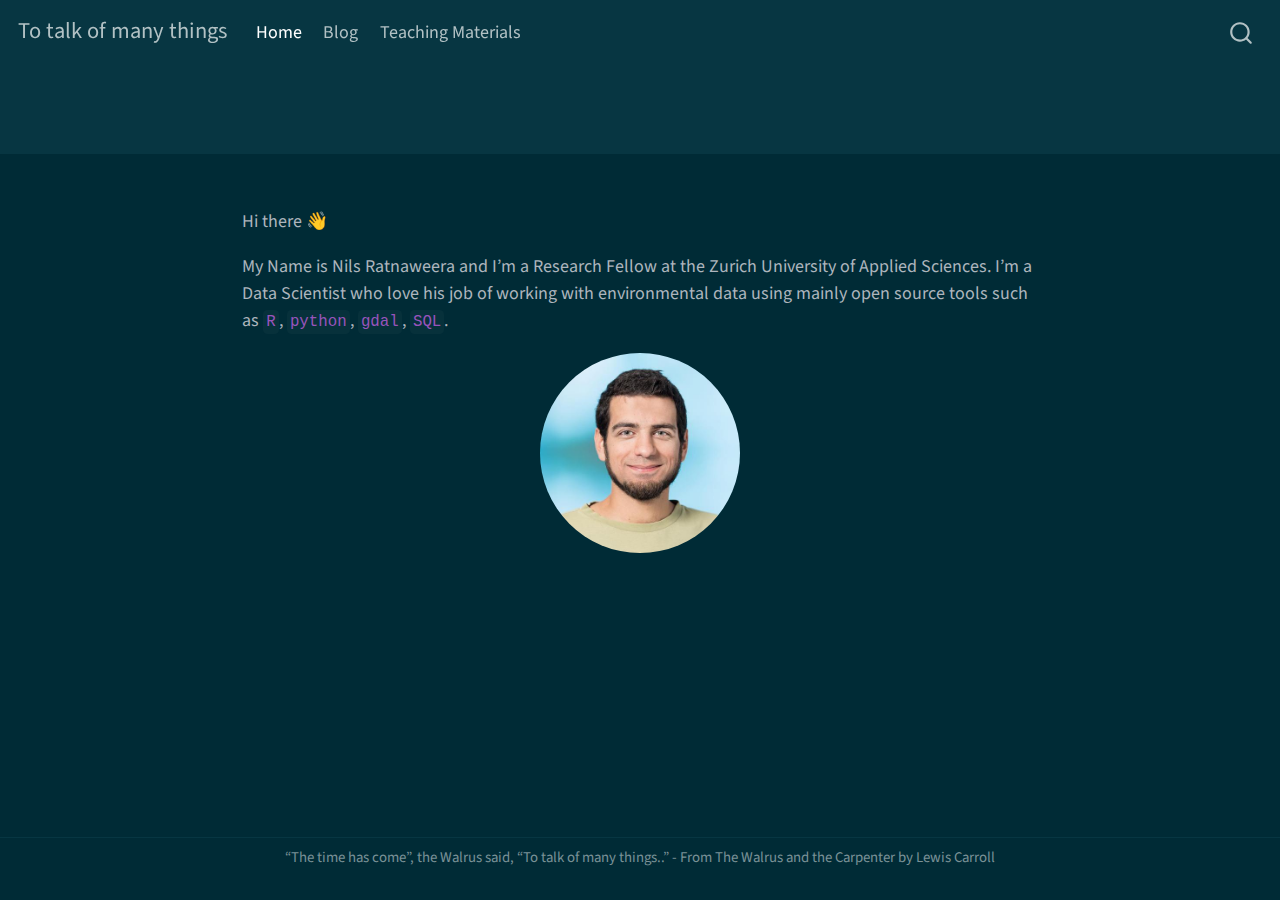
<file: index.html>
<!DOCTYPE html>
<html xmlns="http://www.w3.org/1999/xhtml" lang="en" xml:lang="en"><head>
  <meta charset="utf-8">
  <meta name="generator" content="quarto-0.9.135">
  <meta name="viewport" content="width=device-width, initial-scale=1.0, user-scalable=yes">
  <title>To talk of many things</title>
  <style>
    code{white-space: pre-wrap;}
    span.smallcaps{font-variant: small-caps;}
    span.underline{text-decoration: underline;}
    div.column{display: inline-block; vertical-align: top; width: 50%;}
    div.hanging-indent{margin-left: 1.5em; text-indent: -1.5em;}
    ul.task-list{list-style: none;}
  </style>

  <script src="site_libs/quarto-nav/quarto-nav.js"></script>
  <script src="site_libs/quarto-nav/headroom.min.js"></script>
  <script src="site_libs/clipboard/clipboard.min.js"></script>
  <meta name="quarto:offset" content="./">
  <script src="site_libs/quarto-search/autocomplete.umd.js"></script>
  <script src="site_libs/quarto-search/fuse.min.js"></script>
  <script src="site_libs/quarto-search/quarto-search.js"></script>
  <script src="site_libs/quarto-html/quarto.js"></script>
  <script src="site_libs/quarto-html/popper.min.js"></script>
  <script src="site_libs/quarto-html/tippy.umd.min.js"></script>
  <script src="site_libs/quarto-html/anchor.min.js"></script>
  <link href="site_libs/quarto-html/tippy.css" rel="stylesheet">
  <link id="quarto-text-highlighting-styles" href="site_libs/quarto-html/quarto-syntax-highlighting-dark.css" rel="stylesheet">
  <script src="site_libs/bootstrap/bootstrap.min.js"></script>
  <link href="site_libs/bootstrap/bootstrap-icons.css" rel="stylesheet">
  <link href="site_libs/bootstrap/bootstrap.min.css" rel="stylesheet">
  <script id="quarto-search-options" type="application/json">{
    "location": "navbar",
    "copy-button": false,
    "collapse-after": 3,
    "panel-placement": "end",
    "type": "overlay",
    "limit": 20,
    "language": {
      "search-no-results-text": "No results",
      "search-matching-documents-text": "matching documents",
      "search-copy-link-title": "Copy link to search",
      "search-hide-matches-text": "Hide additional matches",
      "search-more-match-text": "more match in this document",
      "search-more-matches-text": "more matches in this document",
      "search-clear-button-title": "Clear",
      "search-detached-cancel-button-title": "Cancel",
      "search-submit-button-title": "Submit"
    }
  }</script>
  <!--[if lt IE 9]>
    <script src="//cdnjs.cloudflare.com/ajax/libs/html5shiv/3.7.3/html5shiv-printshiv.min.js"></script>
  <![endif]-->
  <link rel="stylesheet" href="styles.css">
</head>
<body class="fullcontent">
<div id="quarto-search-results"></div>
  <header id="quarto-header" class="headroom fixed-top">
    <nav class="navbar navbar-expand-lg navbar-dark ">
      <div class="navbar-container container-fluid">
      <a class="navbar-brand" href="./index.html">
    <span class="navbar-title">To talk of many things</span>
  </a>
          <button class="navbar-toggler" type="button" data-bs-toggle="collapse" data-bs-target="#navbarCollapse" aria-controls="navbarCollapse" aria-expanded="false" aria-label="Toggle navigation" onclick="if (window.quartoToggleHeadroom) { window.quartoToggleHeadroom(); }">
  <span class="navbar-toggler-icon"></span>
</button>
          <div class="collapse navbar-collapse" id="navbarCollapse">
            <ul class="navbar-nav navbar-nav-scroll me-auto">
  <li class="nav-item">
    <a class="nav-link active" href="./index.html" aria-current="page">Home</a>
  </li>  
  <li class="nav-item">
    <a class="nav-link" href="./blog.html">Blog</a>
  </li>  
  <li class="nav-item">
    <a class="nav-link" href="./teaching.html">Teaching Materials</a>
  </li>  
</ul>
              <div id="quarto-search" class="" title="Search"></div>
          </div> <!-- /navcollapse -->
      </div> <!-- /container-fluid -->
    </nav>
</header>
<!-- content -->
<div id="quarto-content" class="quarto-container page-columns page-rows-contents page-layout-article page-navbar">
<!-- sidebar -->
<!-- margin-sidebar -->
    
<!-- main -->
<main class="content quarto-banner-title-block page-columns page-full" id="quarto-document-content">
<header id="title-block-header" class="quarto-title-block default page-columns page-full" data-sidebar-align="true">

<div class="quarto-title-banner color-navbar page-columns page-full"><div class="quarto-title column-body"><h1 class="title display-7">To talk of many things</h1></div></div></header>
<style>
h1{
  display: none
}
</style>
<p>Hi there 👋</p>
<p>My Name is Nils Ratnaweera and I’m a Research Fellow at the Zurich University of Applied Sciences. I’m a Data Scientist who love his job of working with environmental data using mainly open source tools such as <code>R</code>, <code>python</code>, <code>gdal</code>, <code>SQL</code>.</p>
<!-- I understand something better once I try to explain it. This is one of my motivations to start blogging: to learn more on the topics I'm interested in.  -->
<!-- Also, writing helps me complete the thought process of half baked ideas. And last but not least, I want to join the vibrant community of `R` users, open source enthusiasts, spatial people, python lovers, linux advocates and data scientists. -->
<div style="text-align: center">
<p><img src="images/portrait.jpeg" style="max-width: 200px;   border-radius: 50%;"></p>
</div>



</main> <!-- /main -->
<script type="application/javascript">
window.document.addEventListener("DOMContentLoaded", function (event) {
  const icon = "";
  const anchorJS = new window.AnchorJS();
  anchorJS.options = {
    placement: 'right',
    icon: icon
  };
  anchorJS.add('.anchored');
  const clipboard = new window.ClipboardJS('.code-copy-button', {
    target: function(trigger) {
      return trigger.previousElementSibling;
    }
  });
  clipboard.on('success', function(e) {
    // button target
    const button = e.trigger;
    // don't keep focus
    button.blur();
    // flash "checked"
    button.classList.add('code-copy-button-checked');
    setTimeout(function() {
      button.classList.remove('code-copy-button-checked');
    }, 1000);
    // clear code selection
    e.clearSelection();
  });
  function tippyHover(el, contentFn) {
    const config = {
      allowHTML: true,
      content: contentFn,
      maxWidth: 500,
      delay: 100,
      arrow: false,
      appendTo: function(el) {
          return el.parentElement;
      },
      interactive: true,
      interactiveBorder: 10,
      theme: 'quarto',
      placement: 'bottom-start'
    };
    window.tippy(el, config); 
  }
  const noterefs = window.document.querySelectorAll('a[role="doc-noteref"]');
  for (var i=0; i<noterefs.length; i++) {
    const ref = noterefs[i];
    tippyHover(ref, function() {
      let href = ref.getAttribute('href');
      try { href = new URL(href).hash; } catch {}
      const id = href.replace(/^#\/?/, "");
      const note = window.document.getElementById(id);
      return note.innerHTML;
    });
  }
  var bibliorefs = window.document.querySelectorAll('a[role="doc-biblioref"]');
  for (var i=0; i<bibliorefs.length; i++) {
    const ref = bibliorefs[i];
    const cites = ref.parentNode.getAttribute('data-cites').split(' ');
    tippyHover(ref, function() {
      var popup = window.document.createElement('div');
      cites.forEach(function(cite) {
        var citeDiv = window.document.createElement('div');
        citeDiv.classList.add('hanging-indent');
        citeDiv.classList.add('csl-entry');
        var biblioDiv = window.document.getElementById('ref-' + cite);
        if (biblioDiv) {
          citeDiv.innerHTML = biblioDiv.innerHTML;
        }
        popup.appendChild(citeDiv);
      });
      return popup.innerHTML;
    });
  }
});
</script>
</div> <!-- /content -->
<footer class="footer">
  <div class="nav-footer">
      <div class="nav-footer-center">“The time has come”, the Walrus said, “To talk of many things..” - From The Walrus and the Carpenter by Lewis Carroll</div>
  </div>
</footer>


</body></html>
</file>
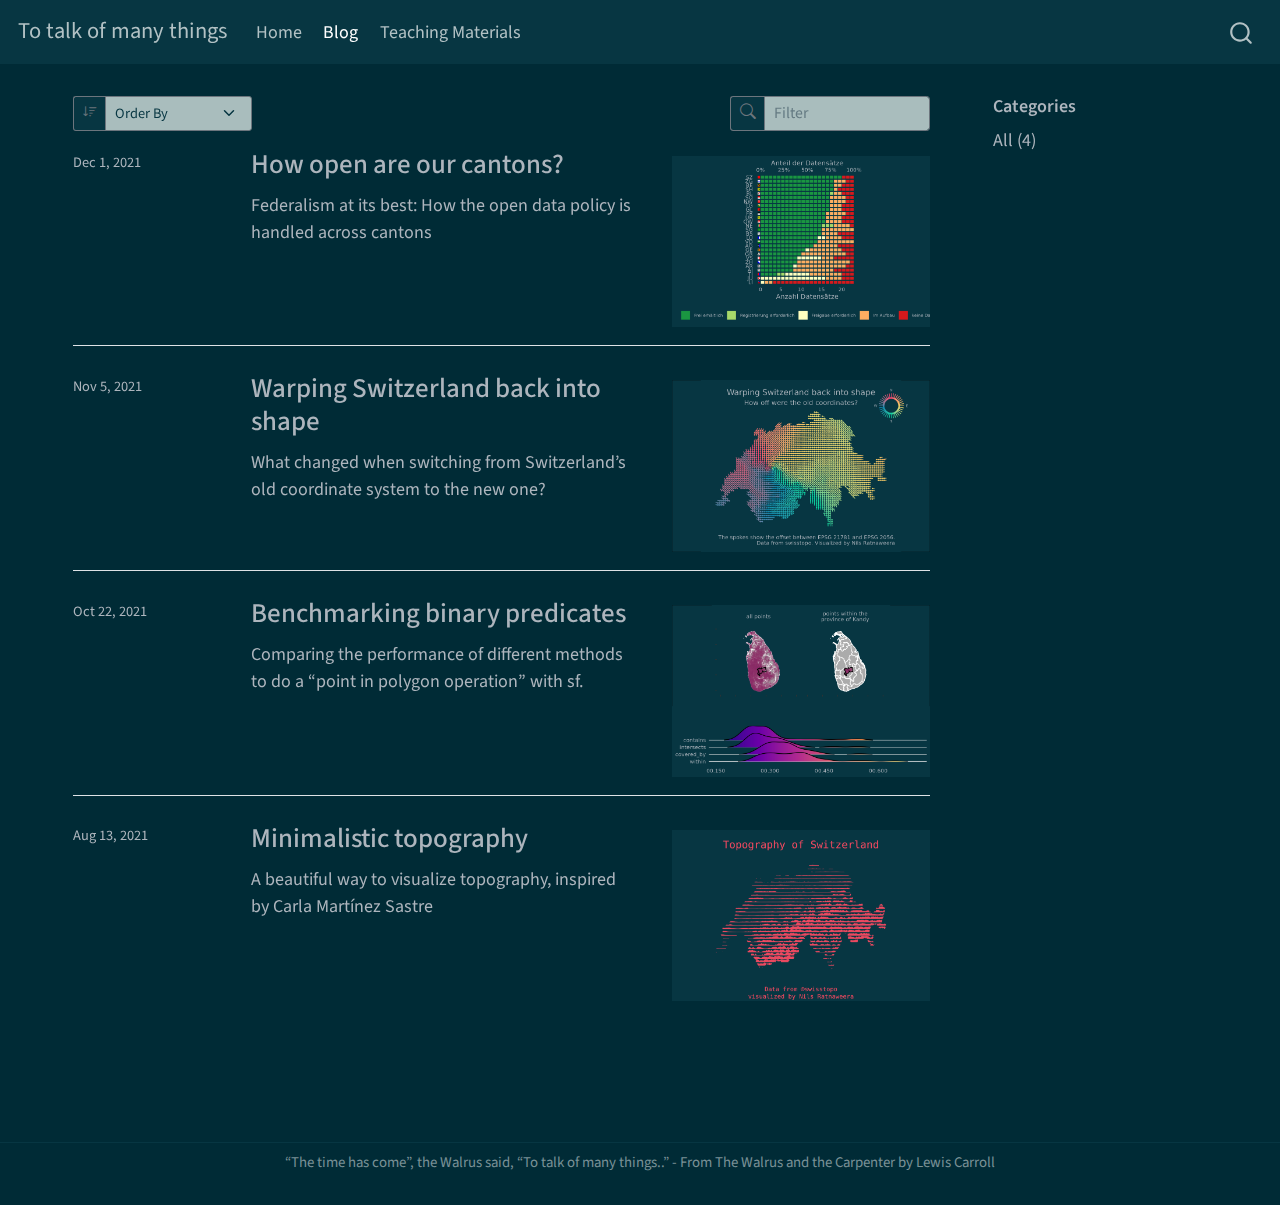
<file: blog.html>
<!DOCTYPE html>
<html xmlns="http://www.w3.org/1999/xhtml" lang="en" xml:lang="en"><head>
  <meta charset="utf-8">
  <meta name="generator" content="quarto-0.9.135">
  <meta name="viewport" content="width=device-width, initial-scale=1.0, user-scalable=yes">
  <title>To talk of many things – blog</title>
  <style>
    code{white-space: pre-wrap;}
    span.smallcaps{font-variant: small-caps;}
    span.underline{text-decoration: underline;}
    div.column{display: inline-block; vertical-align: top; width: 50%;}
    div.hanging-indent{margin-left: 1.5em; text-indent: -1.5em;}
    ul.task-list{list-style: none;}
  </style>

  <script src="site_libs/quarto-nav/quarto-nav.js"></script>
  <script src="site_libs/quarto-nav/headroom.min.js"></script>
  <script src="site_libs/clipboard/clipboard.min.js"></script>
  <meta name="quarto:offset" content="./">
  <script src="site_libs/quarto-search/autocomplete.umd.js"></script>
  <script src="site_libs/quarto-search/fuse.min.js"></script>
  <script src="site_libs/quarto-search/quarto-search.js"></script>
  <script src="site_libs/quarto-listing/list.min.js"></script>
  <script src="site_libs/quarto-listing/quarto-listing.js"></script>
  <script src="site_libs/quarto-html/quarto.js"></script>
  <script src="site_libs/quarto-html/popper.min.js"></script>
  <script src="site_libs/quarto-html/tippy.umd.min.js"></script>
  <script src="site_libs/quarto-html/anchor.min.js"></script>
  <link href="site_libs/quarto-html/tippy.css" rel="stylesheet">
  <link id="quarto-text-highlighting-styles" href="site_libs/quarto-html/quarto-syntax-highlighting-dark.css" rel="stylesheet">
  <script src="site_libs/bootstrap/bootstrap.min.js"></script>
  <link href="site_libs/bootstrap/bootstrap-icons.css" rel="stylesheet">
  <link href="site_libs/bootstrap/bootstrap.min.css" rel="stylesheet">
  <script id="quarto-search-options" type="application/json">{
    "location": "navbar",
    "copy-button": false,
    "collapse-after": 3,
    "panel-placement": "end",
    "type": "overlay",
    "limit": 20,
    "language": {
      "search-no-results-text": "No results",
      "search-matching-documents-text": "matching documents",
      "search-copy-link-title": "Copy link to search",
      "search-hide-matches-text": "Hide additional matches",
      "search-more-match-text": "more match in this document",
      "search-more-matches-text": "more matches in this document",
      "search-clear-button-title": "Clear",
      "search-detached-cancel-button-title": "Cancel",
      "search-submit-button-title": "Submit"
    }
  }</script>
  <script>

    window.document.addEventListener("DOMContentLoaded", function (_event) {
      const listingTargetEl = window.document.querySelector('#listing-listing .list');
      if (!listingTargetEl) {
        // No listing discovered, do not attach.
        return; 
      }

      const options = {
        valueNames: ['listing-date','listing-title','listing-author','listing-image','listing-description','listing-categories',{ data: ['index'] },{ data: ['categories'] },{ data: ['listing-date-sort'] },{ data: ['listing-file-modified-sort'] }],
        
        searchColumns: ["listing-date","listing-title","listing-author","listing-image","listing-description","listing-categories"],
      };

      window['quarto-listings'] = window['quarto-listings'] || {};
      window['quarto-listings']['listing-listing'] = new List('listing-listing', options);

      if (window['quarto-listing-loaded']) {
        window['quarto-listing-loaded']();
      }
    });
    </script>
  <!--[if lt IE 9]>
    <script src="//cdnjs.cloudflare.com/ajax/libs/html5shiv/3.7.3/html5shiv-printshiv.min.js"></script>
  <![endif]-->
  <link rel="stylesheet" href="styles.css">
</head>
<body>
<div id="quarto-search-results"></div>
  <header id="quarto-header" class="headroom fixed-top">
    <nav class="navbar navbar-expand-lg navbar-dark ">
      <div class="navbar-container container-fluid">
      <a class="navbar-brand" href="./index.html">
    <span class="navbar-title">To talk of many things</span>
  </a>
          <button class="navbar-toggler" type="button" data-bs-toggle="collapse" data-bs-target="#navbarCollapse" aria-controls="navbarCollapse" aria-expanded="false" aria-label="Toggle navigation" onclick="if (window.quartoToggleHeadroom) { window.quartoToggleHeadroom(); }">
  <span class="navbar-toggler-icon"></span>
</button>
          <div class="collapse navbar-collapse" id="navbarCollapse">
            <ul class="navbar-nav navbar-nav-scroll me-auto">
  <li class="nav-item">
    <a class="nav-link" href="./index.html">Home</a>
  </li>  
  <li class="nav-item">
    <a class="nav-link active" href="./blog.html" aria-current="page">Blog</a>
  </li>  
  <li class="nav-item">
    <a class="nav-link" href="./teaching.html">Teaching Materials</a>
  </li>  
</ul>
              <div id="quarto-search" class="" title="Search"></div>
          </div> <!-- /navcollapse -->
      </div> <!-- /container-fluid -->
    </nav>
</header>
<!-- content -->
<div id="quarto-content" class="quarto-container page-columns page-rows-contents page-layout-full page-navbar">
<!-- sidebar -->
<!-- margin-sidebar -->
    <div id="quarto-margin-sidebar" class="sidebar margin-sidebar">
        
    <h5 class="quarto-listing-category-title">Categories</h5><div class="quarto-listing-category category-default"><div class="category" data-category="">All <span class="quarto-category-count">(4)</span></div></div></div>
<!-- main -->
<main class="content column-page-left" id="quarto-document-content">




<div class="quarto-listing quarto-listing-container-default" id="listing-listing">
<div class="listing-actions-group">
   <div class="input-group input-group-sm quarto-listing-sort">
     <span class="input-group-text"><i class="bi bi-sort-down"></i></span>
     <select id="listing-listing-sort" class="form-select" aria-label="Order By" onchange="window['quarto-listings']['listing-listing'].sort(this.options[this.selectedIndex].value, { order: this.options[this.selectedIndex].getAttribute('data-direction')})">
       <option value="" disabled="" selected="" hidden="">Order By</option>
       <option value="index" data-direction="asc">Default</option>
         <option value="listing-title" data-direction="asc">
          Title
        </option>
         <option value="listing-date-sort" data-direction="asc">
          Date - Oldest
        </option>
         <option value="listing-date-sort" data-direction="desc">
          Date - Newest
        </option>
         <option value="listing-author" data-direction="asc">
          Author
        </option>
     </select>
  </div>
    <div class="input-group input-group-sm quarto-listing-filter">
      <span class="input-group-text"><i class="bi bi-search"></i></span>
      <input type="text" class="search form-control" placeholder="Filter">
    </div>
</div>
<div class="list quarto-listing-default">
<div class="quarto-post image-right" data-index="0" data-listing-date-sort="1638316800000" data-listing-file-modified-sort="1650827966462" data-listing-reading-time-sort="4.025">
<div class="thumbnail">
<p><a href="./posts/2021-12-01-opendata-per-canton/opendata-per-canton.html"> <img src="./posts/2021-12-01-opendata-per-canton/preview.png" class="thumnail-image"> </a></p>
</div>
<div class="body">
<a href="./posts/2021-12-01-opendata-per-canton/opendata-per-canton.html">
<h3 class="no-anchor listing-title">
How open are our cantons?
</h3>
<div class="listing-subtitle">

</div>
<div class="listing-description">
<p>Federalism at its best: How the open data policy is handled across cantons</p>
</div>
</a>
</div>
<div class="metadata">
<a href="./posts/2021-12-01-opendata-per-canton/opendata-per-canton.html">
<div class="listing-date">
Dec 1, 2021
</div>
</a>
</div>
</div>
<div class="quarto-post image-right" data-index="1" data-listing-date-sort="1636070400000" data-listing-file-modified-sort="1650828180384" data-listing-reading-time-sort="6.28">
<div class="thumbnail">
<p><a href="./posts/2021-11-05-warping-switzerland-back-into-shape/stormy-transformations.html"> <img src="./posts/2021-11-05-warping-switzerland-back-into-shape/preview.jpg" class="thumnail-image"> </a></p>
</div>
<div class="body">
<a href="./posts/2021-11-05-warping-switzerland-back-into-shape/stormy-transformations.html">
<h3 class="no-anchor listing-title">
Warping Switzerland back into shape
</h3>
<div class="listing-subtitle">

</div>
<div class="listing-description">
<p>What changed when switching from Switzerland’s old coordinate system to the new one?</p>
</div>
</a>
</div>
<div class="metadata">
<a href="./posts/2021-11-05-warping-switzerland-back-into-shape/stormy-transformations.html">
<div class="listing-date">
Nov 5, 2021
</div>
</a>
</div>
</div>
<div class="quarto-post image-right" data-index="2" data-listing-date-sort="1634860800000" data-listing-file-modified-sort="1650828298001" data-listing-reading-time-sort="12.215">
<div class="thumbnail">
<p><a href="./posts/2021-10-22-benchmarking-binary-predicates/benchmarking_binary_predicates.html"> <img src="./posts/2021-10-22-benchmarking-binary-predicates/preview.png" class="thumnail-image"> </a></p>
</div>
<div class="body">
<a href="./posts/2021-10-22-benchmarking-binary-predicates/benchmarking_binary_predicates.html">
<h3 class="no-anchor listing-title">
Benchmarking binary predicates
</h3>
<div class="listing-subtitle">

</div>
<div class="listing-description">
<p>Comparing the performance of different methods to do a “point in polygon operation” with sf.</p>
</div>
</a>
</div>
<div class="metadata">
<a href="./posts/2021-10-22-benchmarking-binary-predicates/benchmarking_binary_predicates.html">
<div class="listing-date">
Oct 22, 2021
</div>
</a>
</div>
</div>
<div class="quarto-post image-right" data-index="3" data-listing-date-sort="1628812800000" data-listing-file-modified-sort="1650831190655" data-listing-reading-time-sort="4.69">
<div class="thumbnail">
<p><a href="./posts/2021-08-13-minimalistic-topography/minimalistic-topography.html"> <img src="./posts/2021-08-13-minimalistic-topography/preview.png" class="thumnail-image"> </a></p>
</div>
<div class="body">
<a href="./posts/2021-08-13-minimalistic-topography/minimalistic-topography.html">
<h3 class="no-anchor listing-title">
Minimalistic topography
</h3>
<div class="listing-subtitle">

</div>
<div class="listing-description">
<p>A beautiful way to visualize topography, inspired by Carla Martínez Sastre</p>
</div>
</a>
</div>
<div class="metadata">
<a href="./posts/2021-08-13-minimalistic-topography/minimalistic-topography.html">
<div class="listing-date">
Aug 13, 2021
</div>
</a>
</div>
</div>
</div>
<div class="listing-no-matching d-none">
No matching items
</div>
</div></main> <!-- /main -->
<script type="application/javascript">
window.document.addEventListener("DOMContentLoaded", function (event) {
  const icon = "";
  const anchorJS = new window.AnchorJS();
  anchorJS.options = {
    placement: 'right',
    icon: icon
  };
  anchorJS.add('.anchored');
  const clipboard = new window.ClipboardJS('.code-copy-button', {
    target: function(trigger) {
      return trigger.previousElementSibling;
    }
  });
  clipboard.on('success', function(e) {
    // button target
    const button = e.trigger;
    // don't keep focus
    button.blur();
    // flash "checked"
    button.classList.add('code-copy-button-checked');
    setTimeout(function() {
      button.classList.remove('code-copy-button-checked');
    }, 1000);
    // clear code selection
    e.clearSelection();
  });
  function tippyHover(el, contentFn) {
    const config = {
      allowHTML: true,
      content: contentFn,
      maxWidth: 500,
      delay: 100,
      arrow: false,
      appendTo: function(el) {
          return el.parentElement;
      },
      interactive: true,
      interactiveBorder: 10,
      theme: 'quarto',
      placement: 'bottom-start'
    };
    window.tippy(el, config); 
  }
  const noterefs = window.document.querySelectorAll('a[role="doc-noteref"]');
  for (var i=0; i<noterefs.length; i++) {
    const ref = noterefs[i];
    tippyHover(ref, function() {
      let href = ref.getAttribute('href');
      try { href = new URL(href).hash; } catch {}
      const id = href.replace(/^#\/?/, "");
      const note = window.document.getElementById(id);
      return note.innerHTML;
    });
  }
  var bibliorefs = window.document.querySelectorAll('a[role="doc-biblioref"]');
  for (var i=0; i<bibliorefs.length; i++) {
    const ref = bibliorefs[i];
    const cites = ref.parentNode.getAttribute('data-cites').split(' ');
    tippyHover(ref, function() {
      var popup = window.document.createElement('div');
      cites.forEach(function(cite) {
        var citeDiv = window.document.createElement('div');
        citeDiv.classList.add('hanging-indent');
        citeDiv.classList.add('csl-entry');
        var biblioDiv = window.document.getElementById('ref-' + cite);
        if (biblioDiv) {
          citeDiv.innerHTML = biblioDiv.innerHTML;
        }
        popup.appendChild(citeDiv);
      });
      return popup.innerHTML;
    });
  }
});
</script>
</div> <!-- /content -->
<footer class="footer">
  <div class="nav-footer">
      <div class="nav-footer-center">“The time has come”, the Walrus said, “To talk of many things..” - From The Walrus and the Carpenter by Lewis Carroll</div>
  </div>
</footer>


</body></html>
</file>
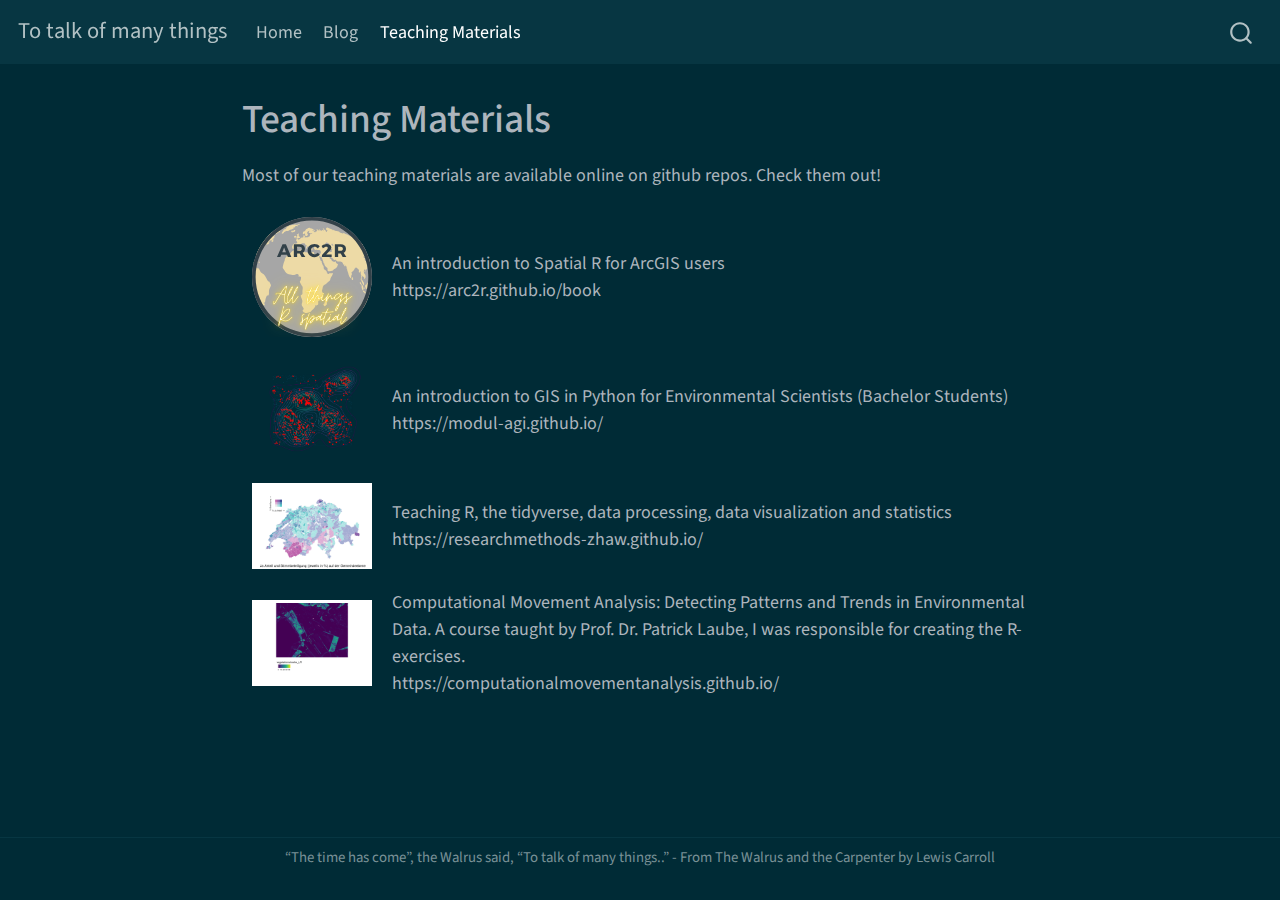
<file: teaching.html>
<!DOCTYPE html>
<html xmlns="http://www.w3.org/1999/xhtml" lang="en" xml:lang="en"><head>
  <meta charset="utf-8">
  <meta name="generator" content="quarto-0.9.135">
  <meta name="viewport" content="width=device-width, initial-scale=1.0, user-scalable=yes">
  <title>To talk of many things - Teaching Materials</title>
  <style>
    code{white-space: pre-wrap;}
    span.smallcaps{font-variant: small-caps;}
    span.underline{text-decoration: underline;}
    div.column{display: inline-block; vertical-align: top; width: 50%;}
    div.hanging-indent{margin-left: 1.5em; text-indent: -1.5em;}
    ul.task-list{list-style: none;}
  </style>

  <script src="site_libs/quarto-nav/quarto-nav.js"></script>
  <script src="site_libs/quarto-nav/headroom.min.js"></script>
  <script src="site_libs/clipboard/clipboard.min.js"></script>
  <meta name="quarto:offset" content="./">
  <script src="site_libs/quarto-search/autocomplete.umd.js"></script>
  <script src="site_libs/quarto-search/fuse.min.js"></script>
  <script src="site_libs/quarto-search/quarto-search.js"></script>
  <script src="site_libs/quarto-html/quarto.js"></script>
  <script src="site_libs/quarto-html/popper.min.js"></script>
  <script src="site_libs/quarto-html/tippy.umd.min.js"></script>
  <script src="site_libs/quarto-html/anchor.min.js"></script>
  <link href="site_libs/quarto-html/tippy.css" rel="stylesheet">
  <link id="quarto-text-highlighting-styles" href="site_libs/quarto-html/quarto-syntax-highlighting-dark.css" rel="stylesheet">
  <script src="site_libs/bootstrap/bootstrap.min.js"></script>
  <link href="site_libs/bootstrap/bootstrap-icons.css" rel="stylesheet">
  <link href="site_libs/bootstrap/bootstrap.min.css" rel="stylesheet">
  <script id="quarto-search-options" type="application/json">{
    "location": "navbar",
    "copy-button": false,
    "collapse-after": 3,
    "panel-placement": "end",
    "type": "overlay",
    "limit": 20,
    "language": {
      "search-no-results-text": "No results",
      "search-matching-documents-text": "matching documents",
      "search-copy-link-title": "Copy link to search",
      "search-hide-matches-text": "Hide additional matches",
      "search-more-match-text": "more match in this document",
      "search-more-matches-text": "more matches in this document",
      "search-clear-button-title": "Clear",
      "search-detached-cancel-button-title": "Cancel",
      "search-submit-button-title": "Submit"
    }
  }</script>
  <!--[if lt IE 9]>
    <script src="//cdnjs.cloudflare.com/ajax/libs/html5shiv/3.7.3/html5shiv-printshiv.min.js"></script>
  <![endif]-->
  <link rel="stylesheet" href="styles.css">
</head>
<body class="fullcontent">
<div id="quarto-search-results"></div>
  <header id="quarto-header" class="headroom fixed-top">
    <nav class="navbar navbar-expand-lg navbar-dark ">
      <div class="navbar-container container-fluid">
      <a class="navbar-brand" href="./index.html">
    <span class="navbar-title">To talk of many things</span>
  </a>
          <button class="navbar-toggler" type="button" data-bs-toggle="collapse" data-bs-target="#navbarCollapse" aria-controls="navbarCollapse" aria-expanded="false" aria-label="Toggle navigation" onclick="if (window.quartoToggleHeadroom) { window.quartoToggleHeadroom(); }">
  <span class="navbar-toggler-icon"></span>
</button>
          <div class="collapse navbar-collapse" id="navbarCollapse">
            <ul class="navbar-nav navbar-nav-scroll me-auto">
  <li class="nav-item">
    <a class="nav-link" href="./index.html">Home</a>
  </li>  
  <li class="nav-item">
    <a class="nav-link" href="./blog.html">Blog</a>
  </li>  
  <li class="nav-item">
    <a class="nav-link active" href="./teaching.html" aria-current="page">Teaching Materials</a>
  </li>  
</ul>
              <div id="quarto-search" class="" title="Search"></div>
          </div> <!-- /navcollapse -->
      </div> <!-- /container-fluid -->
    </nav>
</header>
<!-- content -->
<div id="quarto-content" class="quarto-container page-columns page-rows-contents page-layout-article page-navbar">
<!-- sidebar -->
<!-- margin-sidebar -->
    
<!-- main -->
<main class="content" id="quarto-document-content">
<header id="title-block-header" class="quarto-title-block default">

<div class="quarto-title"><h1 class="title display-7">Teaching Materials</h1></div></header>
<p>Most of our teaching materials are available online on github repos. Check them out!</p>
<table cellpadding="10" border="0">
<tbody><tr>
<td>
<img src="images/arc2r.svg" width="120px">
</td>
<td>
An introduction to Spatial R for ArcGIS users <br> https://arc2r.github.io/book
</td></tr>
<tr>
<td>
<img src="images/coding_in_GIS.png" width="120px">
</td>
<td>
An introduction to GIS in Python for Environmental Scientists (Bachelor Students) <br> https://modul-agi.github.io/
</td>
</tr>
<tr>
<td>
<img src="images/research-methods.png" width="120px">
</td>
<td>
Teaching R, the tidyverse, data processing, data visualization and statistics <br> https://researchmethods-zhaw.github.io/
</td>
</tr>
<tr>
<td>
<img src="images/patterns-and-trends.png" width="120px">
</td>
<td>
Computational Movement Analysis: Detecting Patterns and Trends in Environmental Data. A course taught by Prof.&nbsp;Dr.&nbsp;Patrick Laube, I was responsible for creating the R-exercises. <br> https://computationalmovementanalysis.github.io/
</td>
</tr>

</tbody></table>



</main> <!-- /main -->
<script type="application/javascript">
window.document.addEventListener("DOMContentLoaded", function (event) {
  const icon = "";
  const anchorJS = new window.AnchorJS();
  anchorJS.options = {
    placement: 'right',
    icon: icon
  };
  anchorJS.add('.anchored');
  const clipboard = new window.ClipboardJS('.code-copy-button', {
    target: function(trigger) {
      return trigger.previousElementSibling;
    }
  });
  clipboard.on('success', function(e) {
    // button target
    const button = e.trigger;
    // don't keep focus
    button.blur();
    // flash "checked"
    button.classList.add('code-copy-button-checked');
    setTimeout(function() {
      button.classList.remove('code-copy-button-checked');
    }, 1000);
    // clear code selection
    e.clearSelection();
  });
  function tippyHover(el, contentFn) {
    const config = {
      allowHTML: true,
      content: contentFn,
      maxWidth: 500,
      delay: 100,
      arrow: false,
      appendTo: function(el) {
          return el.parentElement;
      },
      interactive: true,
      interactiveBorder: 10,
      theme: 'quarto',
      placement: 'bottom-start'
    };
    window.tippy(el, config); 
  }
  const noterefs = window.document.querySelectorAll('a[role="doc-noteref"]');
  for (var i=0; i<noterefs.length; i++) {
    const ref = noterefs[i];
    tippyHover(ref, function() {
      let href = ref.getAttribute('href');
      try { href = new URL(href).hash; } catch {}
      const id = href.replace(/^#\/?/, "");
      const note = window.document.getElementById(id);
      return note.innerHTML;
    });
  }
  var bibliorefs = window.document.querySelectorAll('a[role="doc-biblioref"]');
  for (var i=0; i<bibliorefs.length; i++) {
    const ref = bibliorefs[i];
    const cites = ref.parentNode.getAttribute('data-cites').split(' ');
    tippyHover(ref, function() {
      var popup = window.document.createElement('div');
      cites.forEach(function(cite) {
        var citeDiv = window.document.createElement('div');
        citeDiv.classList.add('hanging-indent');
        citeDiv.classList.add('csl-entry');
        var biblioDiv = window.document.getElementById('ref-' + cite);
        if (biblioDiv) {
          citeDiv.innerHTML = biblioDiv.innerHTML;
        }
        popup.appendChild(citeDiv);
      });
      return popup.innerHTML;
    });
  }
});
</script>
</div> <!-- /content -->
<footer class="footer">
  <div class="nav-footer">
      <div class="nav-footer-center">“The time has come”, the Walrus said, “To talk of many things..” - From The Walrus and the Carpenter by Lewis Carroll</div>
  </div>
</footer>


</body></html>
</file>
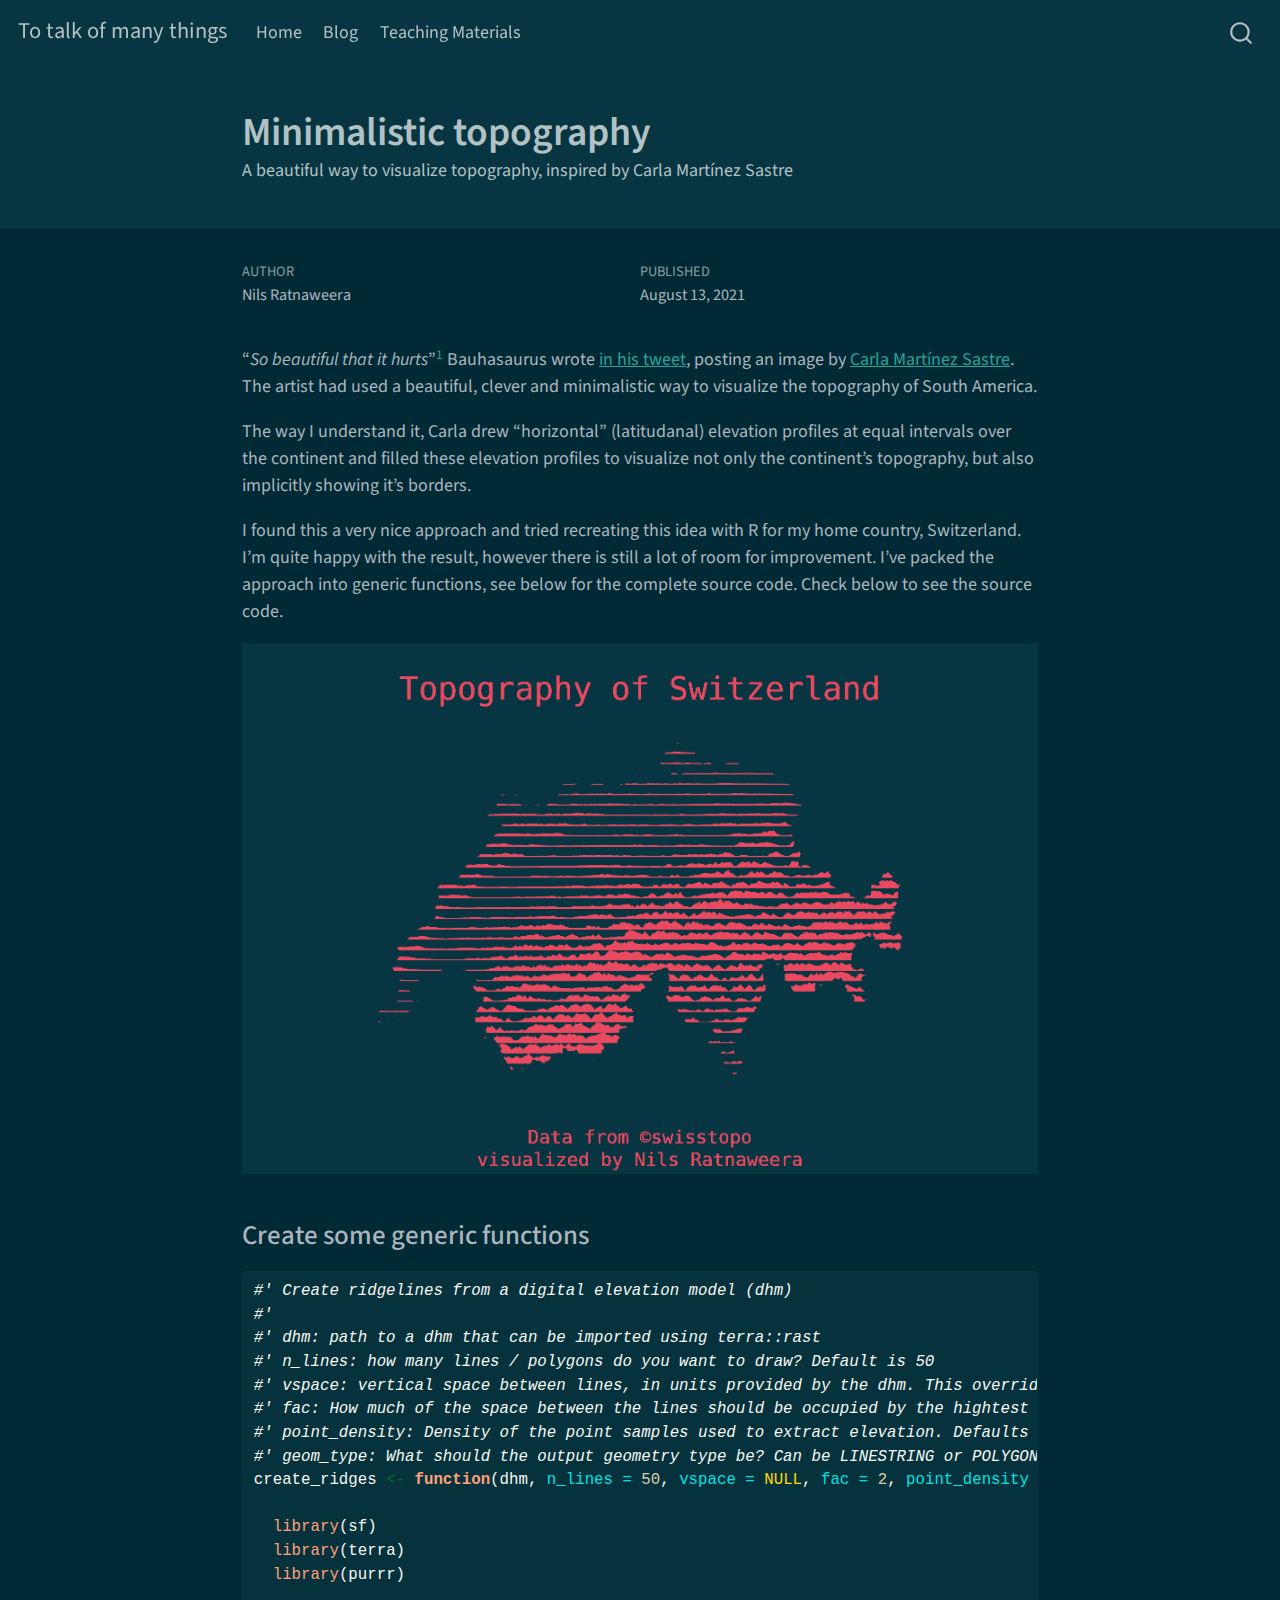
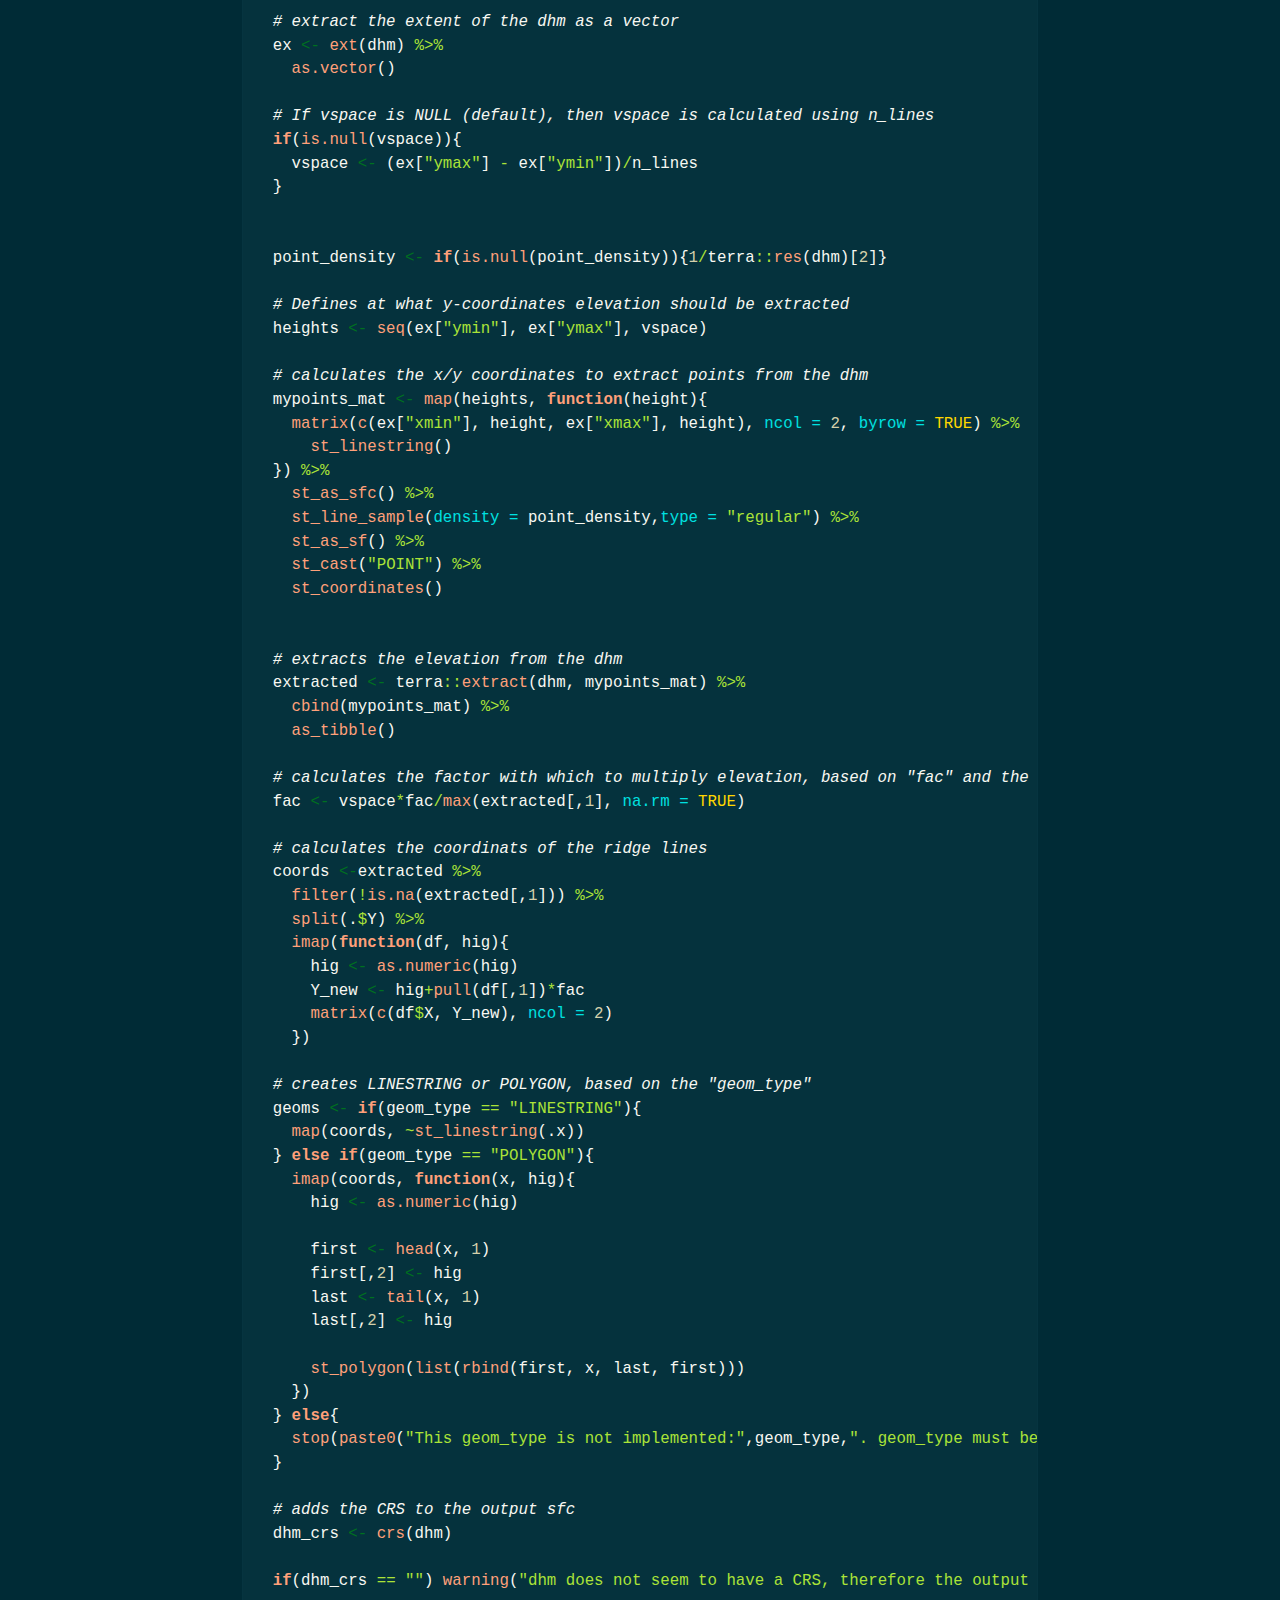
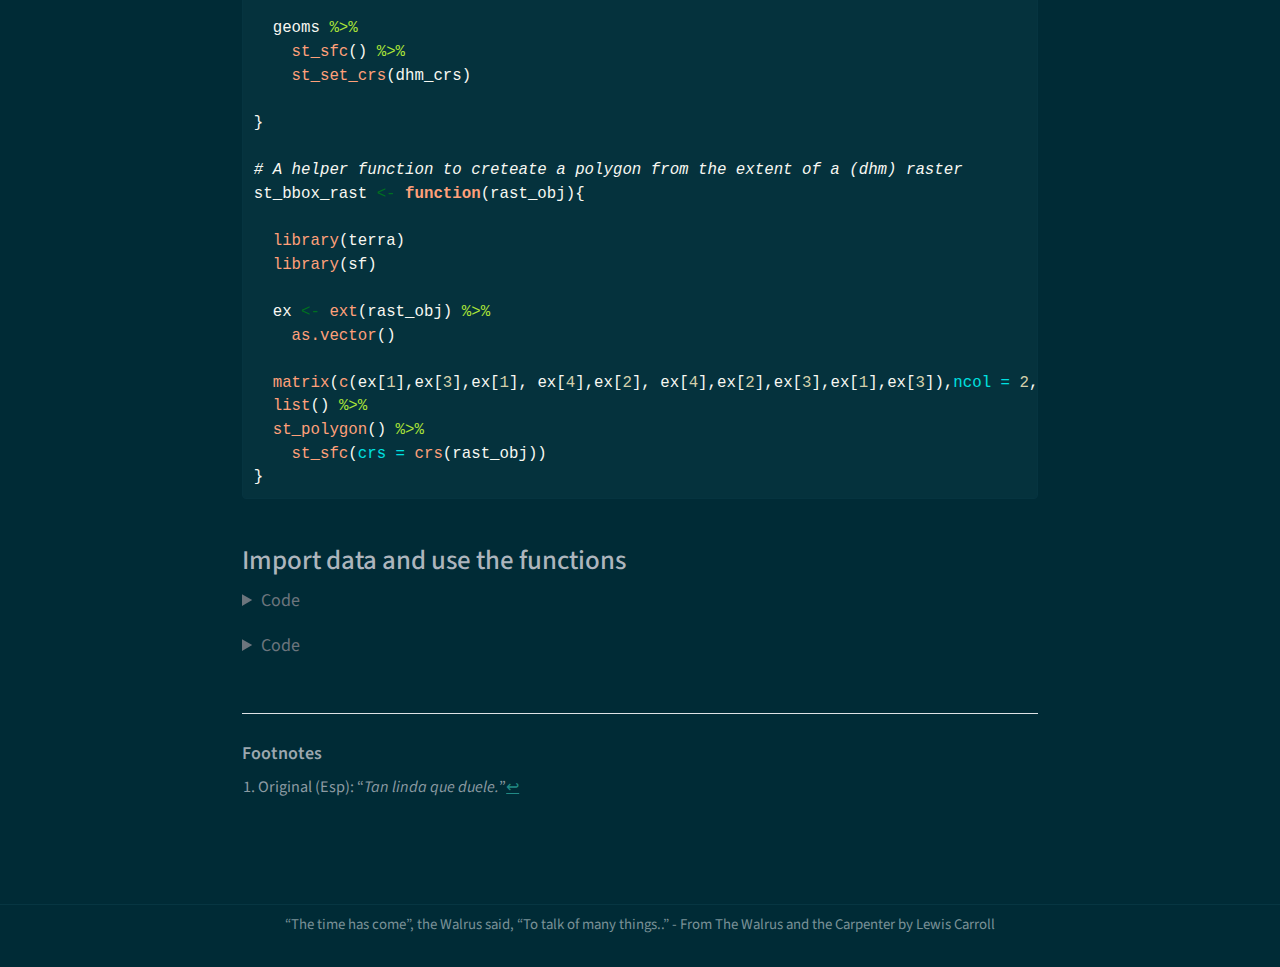
<file: posts/2021-08-13-minimalistic-topography/minimalistic-topography.html>
<!DOCTYPE html>
<html xmlns="http://www.w3.org/1999/xhtml" lang="en" xml:lang="en"><head>
  <meta charset="utf-8">
  <meta name="generator" content="quarto-0.9.135">
  <meta name="viewport" content="width=device-width, initial-scale=1.0, user-scalable=yes">
  <meta name="author" content="Nils Ratnaweera">
  <meta name="dcterms.date" content="2021-08-13">
  <meta name="description" content="A beautiful way to visualize topography, inspired by Carla Martínez Sastre">
  <title>To talk of many things - Minimalistic topography</title>
  <style>
    code{white-space: pre-wrap;}
    span.smallcaps{font-variant: small-caps;}
    span.underline{text-decoration: underline;}
    div.column{display: inline-block; vertical-align: top; width: 50%;}
    div.hanging-indent{margin-left: 1.5em; text-indent: -1.5em;}
    ul.task-list{list-style: none;}
    pre > code.sourceCode { white-space: pre; position: relative; }
    pre > code.sourceCode > span { display: inline-block; line-height: 1.25; }
    pre > code.sourceCode > span:empty { height: 1.2em; }
    .sourceCode { overflow: visible; }
    code.sourceCode > span { color: inherit; text-decoration: inherit; }
    div.sourceCode { margin: 1em 0; }
    pre.sourceCode { margin: 0; }
    @media screen {
    div.sourceCode { overflow: auto; }
    }
    @media print {
    pre > code.sourceCode { white-space: pre-wrap; }
    pre > code.sourceCode > span { text-indent: -5em; padding-left: 5em; }
    }
    pre.numberSource code
      { counter-reset: source-line 0; }
    pre.numberSource code > span
      { position: relative; left: -4em; counter-increment: source-line; }
    pre.numberSource code > span > a:first-child::before
      { content: counter(source-line);
        position: relative; left: -1em; text-align: right; vertical-align: baseline;
        border: none; display: inline-block;
        -webkit-touch-callout: none; -webkit-user-select: none;
        -khtml-user-select: none; -moz-user-select: none;
        -ms-user-select: none; user-select: none;
        padding: 0 4px; width: 4em;
        color: #aaaaaa;
      }
    pre.numberSource { margin-left: 3em; border-left: 1px solid #aaaaaa;  padding-left: 4px; }
    div.sourceCode
      {   }
    @media screen {
    pre > code.sourceCode > span > a:first-child::before { text-decoration: underline; }
    }
    code span.al { color: #ff0000; font-weight: bold; } /* Alert */
    code span.an { color: #60a0b0; font-weight: bold; font-style: italic; } /* Annotation */
    code span.at { color: #7d9029; } /* Attribute */
    code span.bn { color: #40a070; } /* BaseN */
    code span.bu { } /* BuiltIn */
    code span.cf { color: #007020; font-weight: bold; } /* ControlFlow */
    code span.ch { color: #4070a0; } /* Char */
    code span.cn { color: #880000; } /* Constant */
    code span.co { color: #60a0b0; font-style: italic; } /* Comment */
    code span.cv { color: #60a0b0; font-weight: bold; font-style: italic; } /* CommentVar */
    code span.do { color: #ba2121; font-style: italic; } /* Documentation */
    code span.dt { color: #902000; } /* DataType */
    code span.dv { color: #40a070; } /* DecVal */
    code span.er { color: #ff0000; font-weight: bold; } /* Error */
    code span.ex { } /* Extension */
    code span.fl { color: #40a070; } /* Float */
    code span.fu { color: #06287e; } /* Function */
    code span.im { } /* Import */
    code span.in { color: #60a0b0; font-weight: bold; font-style: italic; } /* Information */
    code span.kw { color: #007020; font-weight: bold; } /* Keyword */
    code span.op { color: #666666; } /* Operator */
    code span.ot { color: #007020; } /* Other */
    code span.pp { color: #bc7a00; } /* Preprocessor */
    code span.sc { color: #4070a0; } /* SpecialChar */
    code span.ss { color: #bb6688; } /* SpecialString */
    code span.st { color: #4070a0; } /* String */
    code span.va { color: #19177c; } /* Variable */
    code span.vs { color: #4070a0; } /* VerbatimString */
    code span.wa { color: #60a0b0; font-weight: bold; font-style: italic; } /* Warning */
  </style>

  <script src="../../site_libs/quarto-nav/quarto-nav.js"></script>
  <script src="../../site_libs/quarto-nav/headroom.min.js"></script>
  <script src="../../site_libs/clipboard/clipboard.min.js"></script>
  <meta name="quarto:offset" content="../../">
  <script src="../../site_libs/quarto-search/autocomplete.umd.js"></script>
  <script src="../../site_libs/quarto-search/fuse.min.js"></script>
  <script src="../../site_libs/quarto-search/quarto-search.js"></script>
  <script src="../../site_libs/quarto-html/quarto.js"></script>
  <script src="../../site_libs/quarto-html/popper.min.js"></script>
  <script src="../../site_libs/quarto-html/tippy.umd.min.js"></script>
  <script src="../../site_libs/quarto-html/anchor.min.js"></script>
  <link href="../../site_libs/quarto-html/tippy.css" rel="stylesheet">
  <link id="quarto-text-highlighting-styles" href="../../site_libs/quarto-html/quarto-syntax-highlighting-dark.css" rel="stylesheet">
  <script src="../../site_libs/bootstrap/bootstrap.min.js"></script>
  <link href="../../site_libs/bootstrap/bootstrap-icons.css" rel="stylesheet">
  <link href="../../site_libs/bootstrap/bootstrap.min.css" rel="stylesheet">
  <script id="quarto-search-options" type="application/json">{
    "location": "navbar",
    "copy-button": false,
    "collapse-after": 3,
    "panel-placement": "end",
    "type": "overlay",
    "limit": 20,
    "language": {
      "search-no-results-text": "No results",
      "search-matching-documents-text": "matching documents",
      "search-copy-link-title": "Copy link to search",
      "search-hide-matches-text": "Hide additional matches",
      "search-more-match-text": "more match in this document",
      "search-more-matches-text": "more matches in this document",
      "search-clear-button-title": "Clear",
      "search-detached-cancel-button-title": "Cancel",
      "search-submit-button-title": "Submit"
    }
  }</script>
  <!--[if lt IE 9]>
    <script src="//cdnjs.cloudflare.com/ajax/libs/html5shiv/3.7.3/html5shiv-printshiv.min.js"></script>
  <![endif]-->
  <link rel="stylesheet" href="../../styles.css">
</head>
<body class="fullcontent">
<div id="quarto-search-results"></div>
  <header id="quarto-header" class="headroom fixed-top">
    <nav class="navbar navbar-expand-lg navbar-dark ">
      <div class="navbar-container container-fluid">
      <a class="navbar-brand" href="../../index.html">
    <span class="navbar-title">To talk of many things</span>
  </a>
          <button class="navbar-toggler" type="button" data-bs-toggle="collapse" data-bs-target="#navbarCollapse" aria-controls="navbarCollapse" aria-expanded="false" aria-label="Toggle navigation" onclick="if (window.quartoToggleHeadroom) { window.quartoToggleHeadroom(); }">
  <span class="navbar-toggler-icon"></span>
</button>
          <div class="collapse navbar-collapse" id="navbarCollapse">
            <ul class="navbar-nav navbar-nav-scroll me-auto">
  <li class="nav-item">
    <a class="nav-link" href="../../index.html">Home</a>
  </li>  
  <li class="nav-item">
    <a class="nav-link" href="../../blog.html">Blog</a>
  </li>  
  <li class="nav-item">
    <a class="nav-link" href="../../teaching.html">Teaching Materials</a>
  </li>  
</ul>
              <div id="quarto-search" class="" title="Search"></div>
          </div> <!-- /navcollapse -->
      </div> <!-- /container-fluid -->
    </nav>
</header>
<!-- content -->
<div id="quarto-content" class="quarto-container page-columns page-rows-contents page-layout-article page-navbar">
<!-- sidebar -->
<!-- margin-sidebar -->
    
<!-- main -->
<main class="content quarto-banner-title-block page-columns page-full" id="quarto-document-content">
<header id="title-block-header" class="quarto-title-block default page-columns page-full" data-sidebar-align="true">



<div class="quarto-title-banner color-navbar page-columns page-full"><div class="quarto-title column-body"><h1 class="title display-7">Minimalistic topography</h1><div class="quarto-description"><p>A beautiful way to visualize topography, inspired by Carla Martínez Sastre
</p></div></div></div><div class="quarto-title-meta"><div><div class="quarto-title-meta-heading">Author</div><div class="quarto-title-meta-contents"><div class="quarto-title-authors"><div>Nils Ratnaweera</div></div></div></div><div><div class="quarto-title-meta-heading">Published</div><div class="quarto-title-meta-contents"><p class="date">August 13, 2021</p></div></div></div></header>
<p>“<em>So beautiful that it hurts</em>”<a href="#fn1" class="footnote-ref" id="fnref1" role="doc-noteref"><sup>1</sup></a> Bauhasaurus wrote <a href="https://twitter.com/alejandrocsome/status/1403754901541470219?s=20">in his tweet</a>, posting an image by <a href="https://www.instagram.com/funkiecharlie/">Carla Martínez Sastre</a>. The artist had used a beautiful, clever and minimalistic way to visualize the topography of South America.</p>
<p>The way I understand it, Carla drew “horizontal” (latitudanal) elevation profiles at equal intervals over the continent and filled these elevation profiles to visualize not only the continent’s topography, but also implicitly showing it’s borders.</p>
<p>I found this a very nice approach and tried recreating this idea with R for my home country, Switzerland. I’m quite happy with the result, however there is still a lot of room for improvement. I’ve packed the approach into generic functions, see below for the complete source code. Check below to see the source code.</p>
<p><img src="preview.png" class="img-fluid"></p>
<section id="create-some-generic-functions" class="level3">
<h3 class="anchored" data-anchor-id="create-some-generic-functions">Create some generic functions</h3>
<div class="cell">
<div class="sourceCode" id="cb1"><pre class="sourceCode r cell-code code-with-copy"><code class="sourceCode r"><span id="cb1-1"><a href="#cb1-1" aria-hidden="true" tabindex="-1"></a><span class="co">#' Create ridgelines from a digital elevation model (dhm)</span></span>
<span id="cb1-2"><a href="#cb1-2" aria-hidden="true" tabindex="-1"></a><span class="co">#'</span></span>
<span id="cb1-3"><a href="#cb1-3" aria-hidden="true" tabindex="-1"></a><span class="co">#' dhm: path to a dhm that can be imported using terra::rast</span></span>
<span id="cb1-4"><a href="#cb1-4" aria-hidden="true" tabindex="-1"></a><span class="co">#' n_lines: how many lines / polygons do you want to draw? Default is 50</span></span>
<span id="cb1-5"><a href="#cb1-5" aria-hidden="true" tabindex="-1"></a><span class="co">#' vspace: vertical space between lines, in units provided by the dhm. This overrides n_lines</span></span>
<span id="cb1-6"><a href="#cb1-6" aria-hidden="true" tabindex="-1"></a><span class="co">#' fac: How much of the space between the lines should be occupied by the hightest elevation?</span></span>
<span id="cb1-7"><a href="#cb1-7" aria-hidden="true" tabindex="-1"></a><span class="co">#' point_density: Density of the point samples used to extract elevation. Defaults to the inverse of the raster resolution</span></span>
<span id="cb1-8"><a href="#cb1-8" aria-hidden="true" tabindex="-1"></a><span class="co">#' geom_type: What should the output geometry type be? Can be LINESTRING or POLYGON</span></span>
<span id="cb1-9"><a href="#cb1-9" aria-hidden="true" tabindex="-1"></a>create_ridges <span class="ot">&lt;-</span> <span class="cf">function</span>(dhm, <span class="at">n_lines =</span> <span class="dv">50</span>, <span class="at">vspace =</span> <span class="cn">NULL</span>, <span class="at">fac =</span> <span class="dv">2</span>, <span class="at">point_density =</span> <span class="cn">NULL</span>, <span class="at">geom_type =</span> <span class="st">"LINESTRING"</span>){</span>
<span id="cb1-10"><a href="#cb1-10" aria-hidden="true" tabindex="-1"></a>  </span>
<span id="cb1-11"><a href="#cb1-11" aria-hidden="true" tabindex="-1"></a>  <span class="fu">library</span>(sf)</span>
<span id="cb1-12"><a href="#cb1-12" aria-hidden="true" tabindex="-1"></a>  <span class="fu">library</span>(terra)</span>
<span id="cb1-13"><a href="#cb1-13" aria-hidden="true" tabindex="-1"></a>  <span class="fu">library</span>(purrr)</span>
<span id="cb1-14"><a href="#cb1-14" aria-hidden="true" tabindex="-1"></a>  </span>
<span id="cb1-15"><a href="#cb1-15" aria-hidden="true" tabindex="-1"></a>  <span class="co"># extract the extent of the dhm as a vector</span></span>
<span id="cb1-16"><a href="#cb1-16" aria-hidden="true" tabindex="-1"></a>  ex <span class="ot">&lt;-</span> <span class="fu">ext</span>(dhm) <span class="sc">%&gt;%</span></span>
<span id="cb1-17"><a href="#cb1-17" aria-hidden="true" tabindex="-1"></a>    <span class="fu">as.vector</span>()</span>
<span id="cb1-18"><a href="#cb1-18" aria-hidden="true" tabindex="-1"></a>  </span>
<span id="cb1-19"><a href="#cb1-19" aria-hidden="true" tabindex="-1"></a>  <span class="co"># If vspace is NULL (default), then vspace is calculated using n_lines</span></span>
<span id="cb1-20"><a href="#cb1-20" aria-hidden="true" tabindex="-1"></a>  <span class="cf">if</span>(<span class="fu">is.null</span>(vspace)){</span>
<span id="cb1-21"><a href="#cb1-21" aria-hidden="true" tabindex="-1"></a>    vspace <span class="ot">&lt;-</span> (ex[<span class="st">"ymax"</span>] <span class="sc">-</span> ex[<span class="st">"ymin"</span>])<span class="sc">/</span>n_lines</span>
<span id="cb1-22"><a href="#cb1-22" aria-hidden="true" tabindex="-1"></a>  }</span>
<span id="cb1-23"><a href="#cb1-23" aria-hidden="true" tabindex="-1"></a>  </span>
<span id="cb1-24"><a href="#cb1-24" aria-hidden="true" tabindex="-1"></a>  </span>
<span id="cb1-25"><a href="#cb1-25" aria-hidden="true" tabindex="-1"></a>  point_density <span class="ot">&lt;-</span> <span class="cf">if</span>(<span class="fu">is.null</span>(point_density)){<span class="dv">1</span><span class="sc">/</span>terra<span class="sc">::</span><span class="fu">res</span>(dhm)[<span class="dv">2</span>]}</span>
<span id="cb1-26"><a href="#cb1-26" aria-hidden="true" tabindex="-1"></a>  </span>
<span id="cb1-27"><a href="#cb1-27" aria-hidden="true" tabindex="-1"></a>  <span class="co"># Defines at what y-coordinates elevation should be extracted</span></span>
<span id="cb1-28"><a href="#cb1-28" aria-hidden="true" tabindex="-1"></a>  heights <span class="ot">&lt;-</span> <span class="fu">seq</span>(ex[<span class="st">"ymin"</span>], ex[<span class="st">"ymax"</span>], vspace)</span>
<span id="cb1-29"><a href="#cb1-29" aria-hidden="true" tabindex="-1"></a>  </span>
<span id="cb1-30"><a href="#cb1-30" aria-hidden="true" tabindex="-1"></a>  <span class="co"># calculates the x/y coordinates to extract points from the dhm</span></span>
<span id="cb1-31"><a href="#cb1-31" aria-hidden="true" tabindex="-1"></a>  mypoints_mat <span class="ot">&lt;-</span> <span class="fu">map</span>(heights, <span class="cf">function</span>(height){</span>
<span id="cb1-32"><a href="#cb1-32" aria-hidden="true" tabindex="-1"></a>    <span class="fu">matrix</span>(<span class="fu">c</span>(ex[<span class="st">"xmin"</span>], height, ex[<span class="st">"xmax"</span>], height), <span class="at">ncol =</span> <span class="dv">2</span>, <span class="at">byrow =</span> <span class="cn">TRUE</span>) <span class="sc">%&gt;%</span></span>
<span id="cb1-33"><a href="#cb1-33" aria-hidden="true" tabindex="-1"></a>      <span class="fu">st_linestring</span>()</span>
<span id="cb1-34"><a href="#cb1-34" aria-hidden="true" tabindex="-1"></a>  }) <span class="sc">%&gt;%</span></span>
<span id="cb1-35"><a href="#cb1-35" aria-hidden="true" tabindex="-1"></a>    <span class="fu">st_as_sfc</span>() <span class="sc">%&gt;%</span></span>
<span id="cb1-36"><a href="#cb1-36" aria-hidden="true" tabindex="-1"></a>    <span class="fu">st_line_sample</span>(<span class="at">density =</span> point_density,<span class="at">type =</span> <span class="st">"regular"</span>) <span class="sc">%&gt;%</span></span>
<span id="cb1-37"><a href="#cb1-37" aria-hidden="true" tabindex="-1"></a>    <span class="fu">st_as_sf</span>() <span class="sc">%&gt;%</span></span>
<span id="cb1-38"><a href="#cb1-38" aria-hidden="true" tabindex="-1"></a>    <span class="fu">st_cast</span>(<span class="st">"POINT"</span>) <span class="sc">%&gt;%</span></span>
<span id="cb1-39"><a href="#cb1-39" aria-hidden="true" tabindex="-1"></a>    <span class="fu">st_coordinates</span>()</span>
<span id="cb1-40"><a href="#cb1-40" aria-hidden="true" tabindex="-1"></a>  </span>
<span id="cb1-41"><a href="#cb1-41" aria-hidden="true" tabindex="-1"></a>  </span>
<span id="cb1-42"><a href="#cb1-42" aria-hidden="true" tabindex="-1"></a>  <span class="co"># extracts the elevation from the dhm</span></span>
<span id="cb1-43"><a href="#cb1-43" aria-hidden="true" tabindex="-1"></a>  extracted <span class="ot">&lt;-</span> terra<span class="sc">::</span><span class="fu">extract</span>(dhm, mypoints_mat) <span class="sc">%&gt;%</span> </span>
<span id="cb1-44"><a href="#cb1-44" aria-hidden="true" tabindex="-1"></a>    <span class="fu">cbind</span>(mypoints_mat) <span class="sc">%&gt;%</span> </span>
<span id="cb1-45"><a href="#cb1-45" aria-hidden="true" tabindex="-1"></a>    <span class="fu">as_tibble</span>()</span>
<span id="cb1-46"><a href="#cb1-46" aria-hidden="true" tabindex="-1"></a>  </span>
<span id="cb1-47"><a href="#cb1-47" aria-hidden="true" tabindex="-1"></a>  <span class="co"># calculates the factor with which to multiply elevation, based on "fac" and the maximum elevation value</span></span>
<span id="cb1-48"><a href="#cb1-48" aria-hidden="true" tabindex="-1"></a>  fac <span class="ot">&lt;-</span> vspace<span class="sc">*</span>fac<span class="sc">/</span><span class="fu">max</span>(extracted[,<span class="dv">1</span>], <span class="at">na.rm =</span> <span class="cn">TRUE</span>)</span>
<span id="cb1-49"><a href="#cb1-49" aria-hidden="true" tabindex="-1"></a>  </span>
<span id="cb1-50"><a href="#cb1-50" aria-hidden="true" tabindex="-1"></a>  <span class="co"># calculates the coordinats of the ridge lines</span></span>
<span id="cb1-51"><a href="#cb1-51" aria-hidden="true" tabindex="-1"></a>  coords <span class="ot">&lt;-</span>extracted <span class="sc">%&gt;%</span></span>
<span id="cb1-52"><a href="#cb1-52" aria-hidden="true" tabindex="-1"></a>    <span class="fu">filter</span>(<span class="sc">!</span><span class="fu">is.na</span>(extracted[,<span class="dv">1</span>])) <span class="sc">%&gt;%</span></span>
<span id="cb1-53"><a href="#cb1-53" aria-hidden="true" tabindex="-1"></a>    <span class="fu">split</span>(.<span class="sc">$</span>Y) <span class="sc">%&gt;%</span></span>
<span id="cb1-54"><a href="#cb1-54" aria-hidden="true" tabindex="-1"></a>    <span class="fu">imap</span>(<span class="cf">function</span>(df, hig){</span>
<span id="cb1-55"><a href="#cb1-55" aria-hidden="true" tabindex="-1"></a>      hig <span class="ot">&lt;-</span> <span class="fu">as.numeric</span>(hig)</span>
<span id="cb1-56"><a href="#cb1-56" aria-hidden="true" tabindex="-1"></a>      Y_new <span class="ot">&lt;-</span> hig<span class="sc">+</span><span class="fu">pull</span>(df[,<span class="dv">1</span>])<span class="sc">*</span>fac</span>
<span id="cb1-57"><a href="#cb1-57" aria-hidden="true" tabindex="-1"></a>      <span class="fu">matrix</span>(<span class="fu">c</span>(df<span class="sc">$</span>X, Y_new), <span class="at">ncol =</span> <span class="dv">2</span>)</span>
<span id="cb1-58"><a href="#cb1-58" aria-hidden="true" tabindex="-1"></a>    })</span>
<span id="cb1-59"><a href="#cb1-59" aria-hidden="true" tabindex="-1"></a></span>
<span id="cb1-60"><a href="#cb1-60" aria-hidden="true" tabindex="-1"></a>  <span class="co"># creates LINESTRING or POLYGON, based on the "geom_type"</span></span>
<span id="cb1-61"><a href="#cb1-61" aria-hidden="true" tabindex="-1"></a>  geoms <span class="ot">&lt;-</span> <span class="cf">if</span>(geom_type <span class="sc">==</span> <span class="st">"LINESTRING"</span>){</span>
<span id="cb1-62"><a href="#cb1-62" aria-hidden="true" tabindex="-1"></a>    <span class="fu">map</span>(coords, <span class="sc">~</span><span class="fu">st_linestring</span>(.x))</span>
<span id="cb1-63"><a href="#cb1-63" aria-hidden="true" tabindex="-1"></a>  } <span class="cf">else</span> <span class="cf">if</span>(geom_type <span class="sc">==</span> <span class="st">"POLYGON"</span>){</span>
<span id="cb1-64"><a href="#cb1-64" aria-hidden="true" tabindex="-1"></a>    <span class="fu">imap</span>(coords, <span class="cf">function</span>(x, hig){</span>
<span id="cb1-65"><a href="#cb1-65" aria-hidden="true" tabindex="-1"></a>      hig <span class="ot">&lt;-</span> <span class="fu">as.numeric</span>(hig)</span>
<span id="cb1-66"><a href="#cb1-66" aria-hidden="true" tabindex="-1"></a>      </span>
<span id="cb1-67"><a href="#cb1-67" aria-hidden="true" tabindex="-1"></a>      first <span class="ot">&lt;-</span> <span class="fu">head</span>(x, <span class="dv">1</span>)</span>
<span id="cb1-68"><a href="#cb1-68" aria-hidden="true" tabindex="-1"></a>      first[,<span class="dv">2</span>] <span class="ot">&lt;-</span> hig</span>
<span id="cb1-69"><a href="#cb1-69" aria-hidden="true" tabindex="-1"></a>      last <span class="ot">&lt;-</span> <span class="fu">tail</span>(x, <span class="dv">1</span>)</span>
<span id="cb1-70"><a href="#cb1-70" aria-hidden="true" tabindex="-1"></a>      last[,<span class="dv">2</span>] <span class="ot">&lt;-</span> hig</span>
<span id="cb1-71"><a href="#cb1-71" aria-hidden="true" tabindex="-1"></a>      </span>
<span id="cb1-72"><a href="#cb1-72" aria-hidden="true" tabindex="-1"></a>      <span class="fu">st_polygon</span>(<span class="fu">list</span>(<span class="fu">rbind</span>(first, x, last, first)))</span>
<span id="cb1-73"><a href="#cb1-73" aria-hidden="true" tabindex="-1"></a>    })</span>
<span id="cb1-74"><a href="#cb1-74" aria-hidden="true" tabindex="-1"></a>  } <span class="cf">else</span>{</span>
<span id="cb1-75"><a href="#cb1-75" aria-hidden="true" tabindex="-1"></a>    <span class="fu">stop</span>(<span class="fu">paste0</span>(<span class="st">"This geom_type is not implemented:"</span>,geom_type,<span class="st">". geom_type must be 'LINESTRING' or 'POLYGON'"</span>))</span>
<span id="cb1-76"><a href="#cb1-76" aria-hidden="true" tabindex="-1"></a>  }</span>
<span id="cb1-77"><a href="#cb1-77" aria-hidden="true" tabindex="-1"></a>  </span>
<span id="cb1-78"><a href="#cb1-78" aria-hidden="true" tabindex="-1"></a>  <span class="co"># adds the CRS to the output sfc</span></span>
<span id="cb1-79"><a href="#cb1-79" aria-hidden="true" tabindex="-1"></a>  dhm_crs <span class="ot">&lt;-</span> <span class="fu">crs</span>(dhm)</span>
<span id="cb1-80"><a href="#cb1-80" aria-hidden="true" tabindex="-1"></a>  </span>
<span id="cb1-81"><a href="#cb1-81" aria-hidden="true" tabindex="-1"></a>  <span class="cf">if</span>(dhm_crs <span class="sc">==</span> <span class="st">""</span>) <span class="fu">warning</span>(<span class="st">"dhm does not seem to have a CRS, therefore the output does not have a CRS assigned either."</span>)</span>
<span id="cb1-82"><a href="#cb1-82" aria-hidden="true" tabindex="-1"></a>  </span>
<span id="cb1-83"><a href="#cb1-83" aria-hidden="true" tabindex="-1"></a>  geoms <span class="sc">%&gt;%</span></span>
<span id="cb1-84"><a href="#cb1-84" aria-hidden="true" tabindex="-1"></a>    <span class="fu">st_sfc</span>() <span class="sc">%&gt;%</span></span>
<span id="cb1-85"><a href="#cb1-85" aria-hidden="true" tabindex="-1"></a>    <span class="fu">st_set_crs</span>(dhm_crs)</span>
<span id="cb1-86"><a href="#cb1-86" aria-hidden="true" tabindex="-1"></a>  </span>
<span id="cb1-87"><a href="#cb1-87" aria-hidden="true" tabindex="-1"></a>}</span>
<span id="cb1-88"><a href="#cb1-88" aria-hidden="true" tabindex="-1"></a></span>
<span id="cb1-89"><a href="#cb1-89" aria-hidden="true" tabindex="-1"></a><span class="co"># A helper function to creteate a polygon from the extent of a (dhm) raster</span></span>
<span id="cb1-90"><a href="#cb1-90" aria-hidden="true" tabindex="-1"></a>st_bbox_rast <span class="ot">&lt;-</span> <span class="cf">function</span>(rast_obj){</span>
<span id="cb1-91"><a href="#cb1-91" aria-hidden="true" tabindex="-1"></a>  </span>
<span id="cb1-92"><a href="#cb1-92" aria-hidden="true" tabindex="-1"></a>  <span class="fu">library</span>(terra)</span>
<span id="cb1-93"><a href="#cb1-93" aria-hidden="true" tabindex="-1"></a>  <span class="fu">library</span>(sf)</span>
<span id="cb1-94"><a href="#cb1-94" aria-hidden="true" tabindex="-1"></a>  </span>
<span id="cb1-95"><a href="#cb1-95" aria-hidden="true" tabindex="-1"></a>  ex <span class="ot">&lt;-</span> <span class="fu">ext</span>(rast_obj) <span class="sc">%&gt;%</span></span>
<span id="cb1-96"><a href="#cb1-96" aria-hidden="true" tabindex="-1"></a>    <span class="fu">as.vector</span>()</span>
<span id="cb1-97"><a href="#cb1-97" aria-hidden="true" tabindex="-1"></a>  </span>
<span id="cb1-98"><a href="#cb1-98" aria-hidden="true" tabindex="-1"></a>  <span class="fu">matrix</span>(<span class="fu">c</span>(ex[<span class="dv">1</span>],ex[<span class="dv">3</span>],ex[<span class="dv">1</span>], ex[<span class="dv">4</span>],ex[<span class="dv">2</span>], ex[<span class="dv">4</span>],ex[<span class="dv">2</span>],ex[<span class="dv">3</span>],ex[<span class="dv">1</span>],ex[<span class="dv">3</span>]),<span class="at">ncol =</span> <span class="dv">2</span>, <span class="at">byrow =</span> <span class="cn">TRUE</span>) <span class="sc">%&gt;%</span></span>
<span id="cb1-99"><a href="#cb1-99" aria-hidden="true" tabindex="-1"></a>  <span class="fu">list</span>() <span class="sc">%&gt;%</span></span>
<span id="cb1-100"><a href="#cb1-100" aria-hidden="true" tabindex="-1"></a>  <span class="fu">st_polygon</span>() <span class="sc">%&gt;%</span> </span>
<span id="cb1-101"><a href="#cb1-101" aria-hidden="true" tabindex="-1"></a>    <span class="fu">st_sfc</span>(<span class="at">crs =</span> <span class="fu">crs</span>(rast_obj))</span>
<span id="cb1-102"><a href="#cb1-102" aria-hidden="true" tabindex="-1"></a>}</span></code><button title="Copy to Clipboard" class="code-copy-button"><i class="bi"></i></button></pre></div>
</div>
</section>
<section id="import-data-and-use-the-functions" class="level3">
<h3 class="anchored" data-anchor-id="import-data-and-use-the-functions">Import data and use the functions</h3>
<div class="cell">
<details>
<summary>Code</summary>
<div class="sourceCode" id="cb2"><pre class="sourceCode r cell-code code-with-copy"><code class="sourceCode r"><span id="cb2-1"><a href="#cb2-1" aria-hidden="true" tabindex="-1"></a><span class="fu">library</span>(sf)</span>
<span id="cb2-2"><a href="#cb2-2" aria-hidden="true" tabindex="-1"></a><span class="fu">library</span>(terra)</span>
<span id="cb2-3"><a href="#cb2-3" aria-hidden="true" tabindex="-1"></a><span class="fu">library</span>(dplyr)</span>
<span id="cb2-4"><a href="#cb2-4" aria-hidden="true" tabindex="-1"></a><span class="fu">library</span>(purrr)</span>
<span id="cb2-5"><a href="#cb2-5" aria-hidden="true" tabindex="-1"></a><span class="fu">library</span>(ggplot2)</span>
<span id="cb2-6"><a href="#cb2-6" aria-hidden="true" tabindex="-1"></a><span class="co"># library(ragg)</span></span>
<span id="cb2-7"><a href="#cb2-7" aria-hidden="true" tabindex="-1"></a></span>
<span id="cb2-8"><a href="#cb2-8" aria-hidden="true" tabindex="-1"></a></span>
<span id="cb2-9"><a href="#cb2-9" aria-hidden="true" tabindex="-1"></a>dhm <span class="ot">&lt;-</span> terra<span class="sc">::</span><span class="fu">rast</span>(<span class="st">"data-git-lfs/DHM25/DHM200.asc"</span>)</span>
<span id="cb2-10"><a href="#cb2-10" aria-hidden="true" tabindex="-1"></a><span class="fu">crs</span>(dhm) <span class="ot">&lt;-</span> <span class="st">"epsg:21781"</span></span>
<span id="cb2-11"><a href="#cb2-11" aria-hidden="true" tabindex="-1"></a></span>
<span id="cb2-12"><a href="#cb2-12" aria-hidden="true" tabindex="-1"></a></span>
<span id="cb2-13"><a href="#cb2-13" aria-hidden="true" tabindex="-1"></a>switzerland_21781 <span class="ot">&lt;-</span> sf<span class="sc">::</span><span class="fu">read_sf</span>(<span class="st">"data-git-lfs/swissboundaries/swissBOUNDARIES3D_1_3_TLM_LANDESGEBIET.shp"</span>) <span class="sc">%&gt;%</span></span>
<span id="cb2-14"><a href="#cb2-14" aria-hidden="true" tabindex="-1"></a>  <span class="fu">st_union</span>() <span class="sc">%&gt;%</span></span>
<span id="cb2-15"><a href="#cb2-15" aria-hidden="true" tabindex="-1"></a>  <span class="fu">st_transform</span>(<span class="dv">21781</span>) </span>
<span id="cb2-16"><a href="#cb2-16" aria-hidden="true" tabindex="-1"></a></span>
<span id="cb2-17"><a href="#cb2-17" aria-hidden="true" tabindex="-1"></a>mymask <span class="ot">&lt;-</span> <span class="fu">st_bbox_rast</span>(dhm) <span class="sc">%&gt;%</span></span>
<span id="cb2-18"><a href="#cb2-18" aria-hidden="true" tabindex="-1"></a>  <span class="fu">st_buffer</span>(<span class="dv">5000</span>) <span class="sc">%&gt;%</span></span>
<span id="cb2-19"><a href="#cb2-19" aria-hidden="true" tabindex="-1"></a>  <span class="fu">st_difference</span>(switzerland_21781)</span>
<span id="cb2-20"><a href="#cb2-20" aria-hidden="true" tabindex="-1"></a></span>
<span id="cb2-21"><a href="#cb2-21" aria-hidden="true" tabindex="-1"></a></span>
<span id="cb2-22"><a href="#cb2-22" aria-hidden="true" tabindex="-1"></a></span>
<span id="cb2-23"><a href="#cb2-23" aria-hidden="true" tabindex="-1"></a></span>
<span id="cb2-24"><a href="#cb2-24" aria-hidden="true" tabindex="-1"></a></span>
<span id="cb2-25"><a href="#cb2-25" aria-hidden="true" tabindex="-1"></a>sf_obj <span class="ot">&lt;-</span> <span class="fu">create_ridges</span>(dhm,<span class="at">n_lines =</span> <span class="dv">35</span>, <span class="at">fac =</span> <span class="fl">1.1</span>,<span class="at">geom_type =</span> <span class="st">"POLYGON"</span>)</span>
<span id="cb2-26"><a href="#cb2-26" aria-hidden="true" tabindex="-1"></a></span>
<span id="cb2-27"><a href="#cb2-27" aria-hidden="true" tabindex="-1"></a><span class="co"># bg_color &lt;- "#27363B"</span></span>
<span id="cb2-28"><a href="#cb2-28" aria-hidden="true" tabindex="-1"></a>bg_color <span class="ot">&lt;-</span> <span class="fu">Sys.getenv</span>(<span class="st">"plot_bg_col"</span>)</span>
<span id="cb2-29"><a href="#cb2-29" aria-hidden="true" tabindex="-1"></a>fg_color <span class="ot">&lt;-</span> <span class="st">"#EB4960"</span></span>
<span id="cb2-30"><a href="#cb2-30" aria-hidden="true" tabindex="-1"></a>family <span class="ot">&lt;-</span> <span class="st">"FreeMono"</span></span>
<span id="cb2-31"><a href="#cb2-31" aria-hidden="true" tabindex="-1"></a></span>
<span id="cb2-32"><a href="#cb2-32" aria-hidden="true" tabindex="-1"></a></span>
<span id="cb2-33"><a href="#cb2-33" aria-hidden="true" tabindex="-1"></a></span>
<span id="cb2-34"><a href="#cb2-34" aria-hidden="true" tabindex="-1"></a></span>
<span id="cb2-35"><a href="#cb2-35" aria-hidden="true" tabindex="-1"></a>bbox_switz <span class="ot">&lt;-</span> <span class="fu">st_bbox</span>(switzerland_21781)</span>
<span id="cb2-36"><a href="#cb2-36" aria-hidden="true" tabindex="-1"></a>bbox_switz_enlarge <span class="ot">&lt;-</span> <span class="fu">st_buffer</span>(<span class="fu">st_as_sfc</span>(bbox_switz),<span class="dv">50000</span>)</span>
<span id="cb2-37"><a href="#cb2-37" aria-hidden="true" tabindex="-1"></a>lims <span class="ot">&lt;-</span> <span class="fu">st_bbox</span>(bbox_switz_enlarge)</span>
<span id="cb2-38"><a href="#cb2-38" aria-hidden="true" tabindex="-1"></a>xlims <span class="ot">=</span>  lims[<span class="fu">c</span>(<span class="st">"xmin"</span>,<span class="st">"xmax"</span>)]</span>
<span id="cb2-39"><a href="#cb2-39" aria-hidden="true" tabindex="-1"></a>ylims <span class="ot">=</span> lims[<span class="fu">c</span>(<span class="st">"ymin"</span>,<span class="st">"ymax"</span>)]</span>
<span id="cb2-40"><a href="#cb2-40" aria-hidden="true" tabindex="-1"></a></span>
<span id="cb2-41"><a href="#cb2-41" aria-hidden="true" tabindex="-1"></a>asp <span class="ot">&lt;-</span> <span class="fu">diff</span>(ylims)<span class="sc">/</span><span class="fu">diff</span>(xlims)</span></code><button title="Copy to Clipboard" class="code-copy-button"><i class="bi"></i></button></pre></div>
</details>
</div>
<div class="cell">
<details>
<summary>Code</summary>
<div class="sourceCode" id="cb3"><pre class="sourceCode r cell-code code-with-copy"><code class="sourceCode r"><span id="cb3-1"><a href="#cb3-1" aria-hidden="true" tabindex="-1"></a>myplot <span class="ot">&lt;-</span> <span class="fu">ggplot</span>(sf_obj) <span class="sc">+</span></span>
<span id="cb3-2"><a href="#cb3-2" aria-hidden="true" tabindex="-1"></a>  <span class="fu">geom_sf</span>(<span class="at">color =</span> <span class="st">"NA"</span>, <span class="at">fill =</span> fg_color)  <span class="sc">+</span> </span>
<span id="cb3-3"><a href="#cb3-3" aria-hidden="true" tabindex="-1"></a>  <span class="fu">geom_sf</span>(<span class="at">data =</span> mymask, <span class="at">color =</span> <span class="st">"NA"</span>, <span class="at">fill =</span> bg_color) <span class="sc">+</span></span>
<span id="cb3-4"><a href="#cb3-4" aria-hidden="true" tabindex="-1"></a>  <span class="co"># geom_sf(data = bbox_switz_enlarge, fill = "NA") +</span></span>
<span id="cb3-5"><a href="#cb3-5" aria-hidden="true" tabindex="-1"></a>  ggtext<span class="sc">::</span><span class="fu">geom_richtext</span>(<span class="fu">aes</span>(<span class="at">x =</span> <span class="fu">median</span>(xlims), <span class="at">y =</span> <span class="fu">quantile</span>(ylims,<span class="fl">0.95</span>), <span class="at">label =</span> <span class="st">"Topography of Switzerland"</span>), <span class="at">family =</span> family, <span class="at">fill =</span> <span class="cn">NA</span>, <span class="at">label.color =</span> <span class="cn">NA</span>, <span class="at">hjust =</span> <span class="fl">0.5</span>, <span class="at">size =</span> <span class="dv">6</span>, <span class="at">color =</span> fg_color)<span class="sc">+</span></span>
<span id="cb3-6"><a href="#cb3-6" aria-hidden="true" tabindex="-1"></a>  ggtext<span class="sc">::</span><span class="fu">geom_richtext</span>(<span class="fu">aes</span>(<span class="at">x =</span> <span class="fu">median</span>(xlims), <span class="at">y =</span> ylims[<span class="st">"ymin"</span>], <span class="at">label =</span> <span class="st">"Data from ©swisstopo&lt;br&gt;visualized by Nils Ratnaweera"</span>), <span class="at">family =</span> family, <span class="at">fill =</span> <span class="cn">NA</span>, <span class="at">label.color =</span> <span class="cn">NA</span>, <span class="at">hjust =</span> <span class="fl">0.5</span>, <span class="at">size =</span> <span class="fl">3.5</span>, <span class="at">color =</span> fg_color)<span class="sc">+</span></span>
<span id="cb3-7"><a href="#cb3-7" aria-hidden="true" tabindex="-1"></a>  <span class="fu">theme_void</span>() <span class="sc">+</span></span>
<span id="cb3-8"><a href="#cb3-8" aria-hidden="true" tabindex="-1"></a>  <span class="fu">theme</span>(<span class="at">plot.background =</span> <span class="fu">element_rect</span>(<span class="at">fill =</span> bg_color,<span class="at">color =</span> <span class="cn">NA</span>)) <span class="sc">+</span></span>
<span id="cb3-9"><a href="#cb3-9" aria-hidden="true" tabindex="-1"></a>  <span class="fu">coord_sf</span>(<span class="at">datum =</span> <span class="dv">21781</span>,<span class="at">xlim =</span>  xlims, <span class="at">ylim =</span> ylims);</span></code><button title="Copy to Clipboard" class="code-copy-button"><i class="bi"></i></button></pre></div>
</details>
</div>
<div class="cell">

</div>



</section>

<div id="quarto-appendix" class="default"><section class="footnotes footnotes-end-of-document" role="doc-endnotes"><h2 class="anchored quarto-appendix-heading">Footnotes</h2>

<ol>
<li id="fn1" role="doc-endnote"><p>Original (Esp): “<em>Tan linda que duele.</em>”<a href="#fnref1" class="footnote-back" role="doc-backlink">↩︎</a></p></li>
</ol>
</section></div></main> <!-- /main -->
<script type="application/javascript">
window.document.addEventListener("DOMContentLoaded", function (event) {
  const icon = "";
  const anchorJS = new window.AnchorJS();
  anchorJS.options = {
    placement: 'right',
    icon: icon
  };
  anchorJS.add('.anchored');
  const clipboard = new window.ClipboardJS('.code-copy-button', {
    target: function(trigger) {
      return trigger.previousElementSibling;
    }
  });
  clipboard.on('success', function(e) {
    // button target
    const button = e.trigger;
    // don't keep focus
    button.blur();
    // flash "checked"
    button.classList.add('code-copy-button-checked');
    setTimeout(function() {
      button.classList.remove('code-copy-button-checked');
    }, 1000);
    // clear code selection
    e.clearSelection();
  });
  function tippyHover(el, contentFn) {
    const config = {
      allowHTML: true,
      content: contentFn,
      maxWidth: 500,
      delay: 100,
      arrow: false,
      appendTo: function(el) {
          return el.parentElement;
      },
      interactive: true,
      interactiveBorder: 10,
      theme: 'quarto',
      placement: 'bottom-start'
    };
    window.tippy(el, config); 
  }
  const noterefs = window.document.querySelectorAll('a[role="doc-noteref"]');
  for (var i=0; i<noterefs.length; i++) {
    const ref = noterefs[i];
    tippyHover(ref, function() {
      let href = ref.getAttribute('href');
      try { href = new URL(href).hash; } catch {}
      const id = href.replace(/^#\/?/, "");
      const note = window.document.getElementById(id);
      return note.innerHTML;
    });
  }
  var bibliorefs = window.document.querySelectorAll('a[role="doc-biblioref"]');
  for (var i=0; i<bibliorefs.length; i++) {
    const ref = bibliorefs[i];
    const cites = ref.parentNode.getAttribute('data-cites').split(' ');
    tippyHover(ref, function() {
      var popup = window.document.createElement('div');
      cites.forEach(function(cite) {
        var citeDiv = window.document.createElement('div');
        citeDiv.classList.add('hanging-indent');
        citeDiv.classList.add('csl-entry');
        var biblioDiv = window.document.getElementById('ref-' + cite);
        if (biblioDiv) {
          citeDiv.innerHTML = biblioDiv.innerHTML;
        }
        popup.appendChild(citeDiv);
      });
      return popup.innerHTML;
    });
  }
});
</script>
</div> <!-- /content -->
<footer class="footer">
  <div class="nav-footer">
      <div class="nav-footer-center">“The time has come”, the Walrus said, “To talk of many things..” - From The Walrus and the Carpenter by Lewis Carroll</div>
  </div>
</footer>


</body></html>
</file>
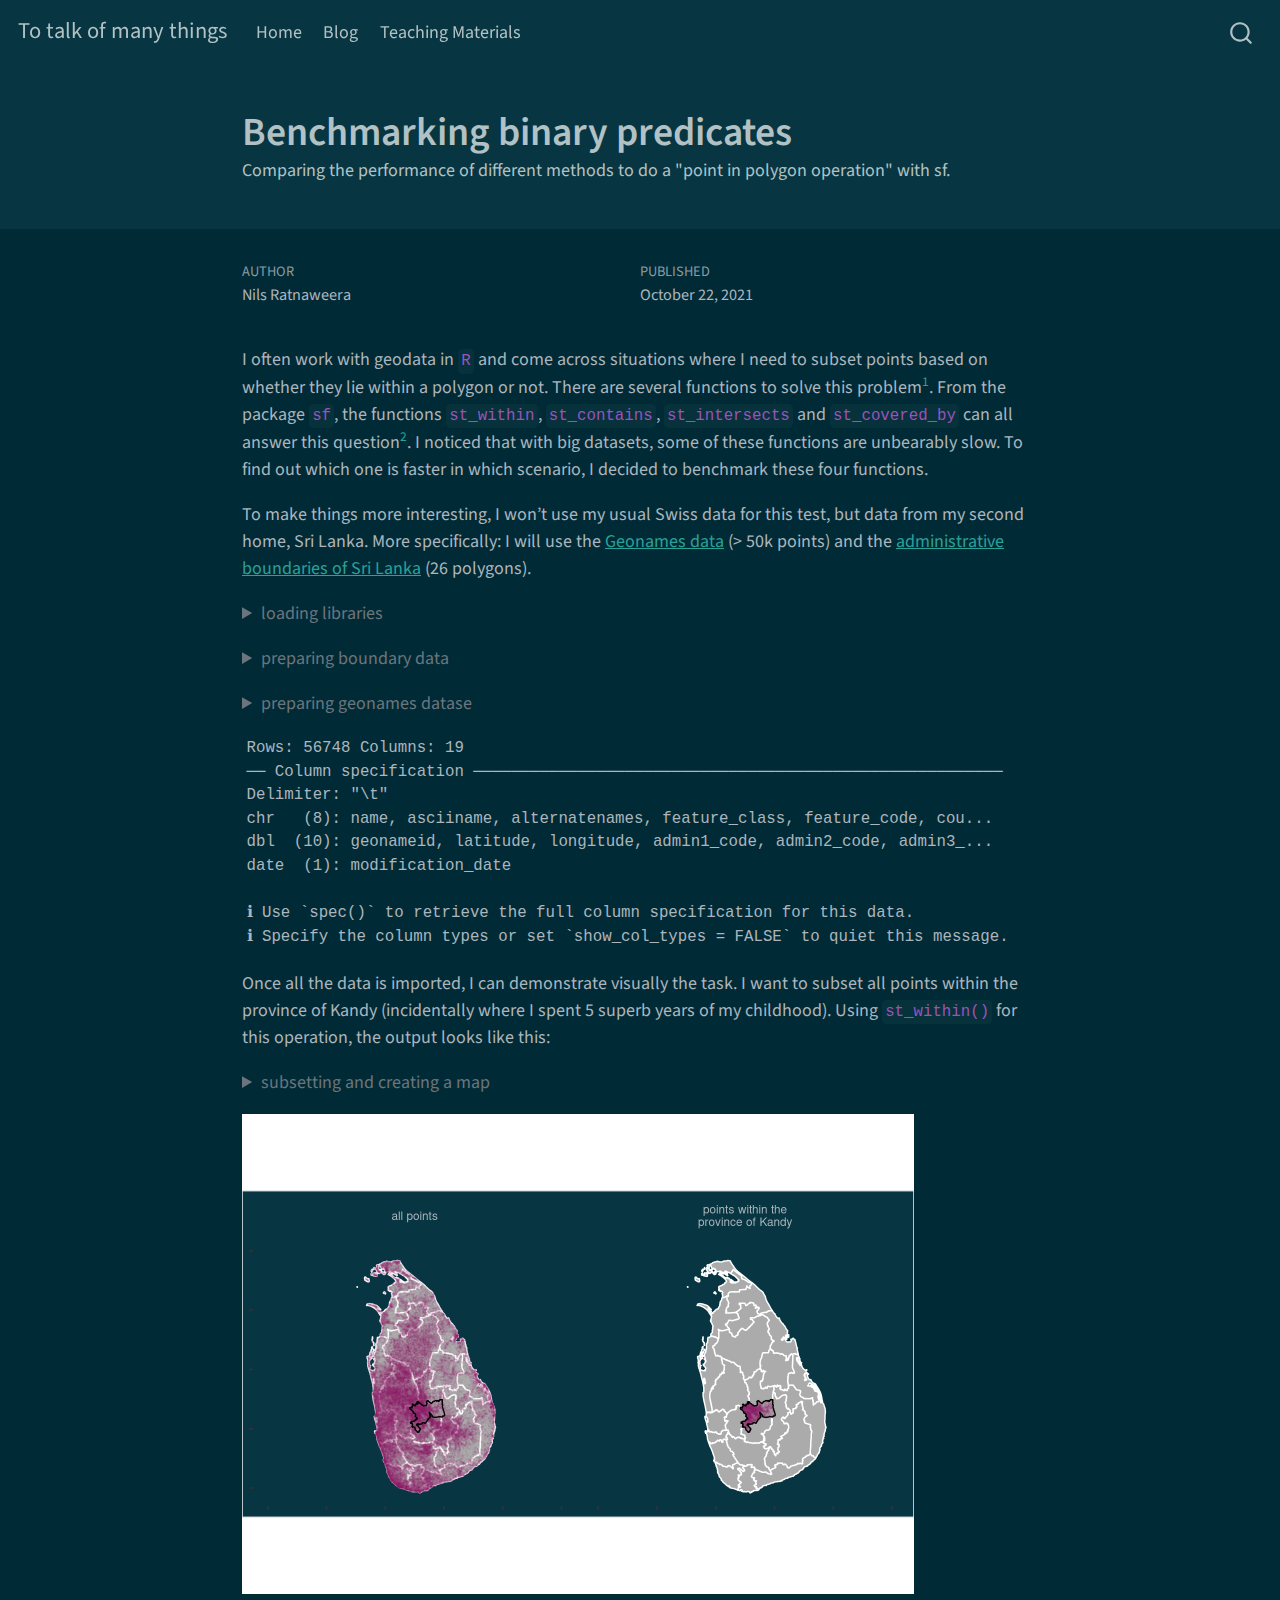
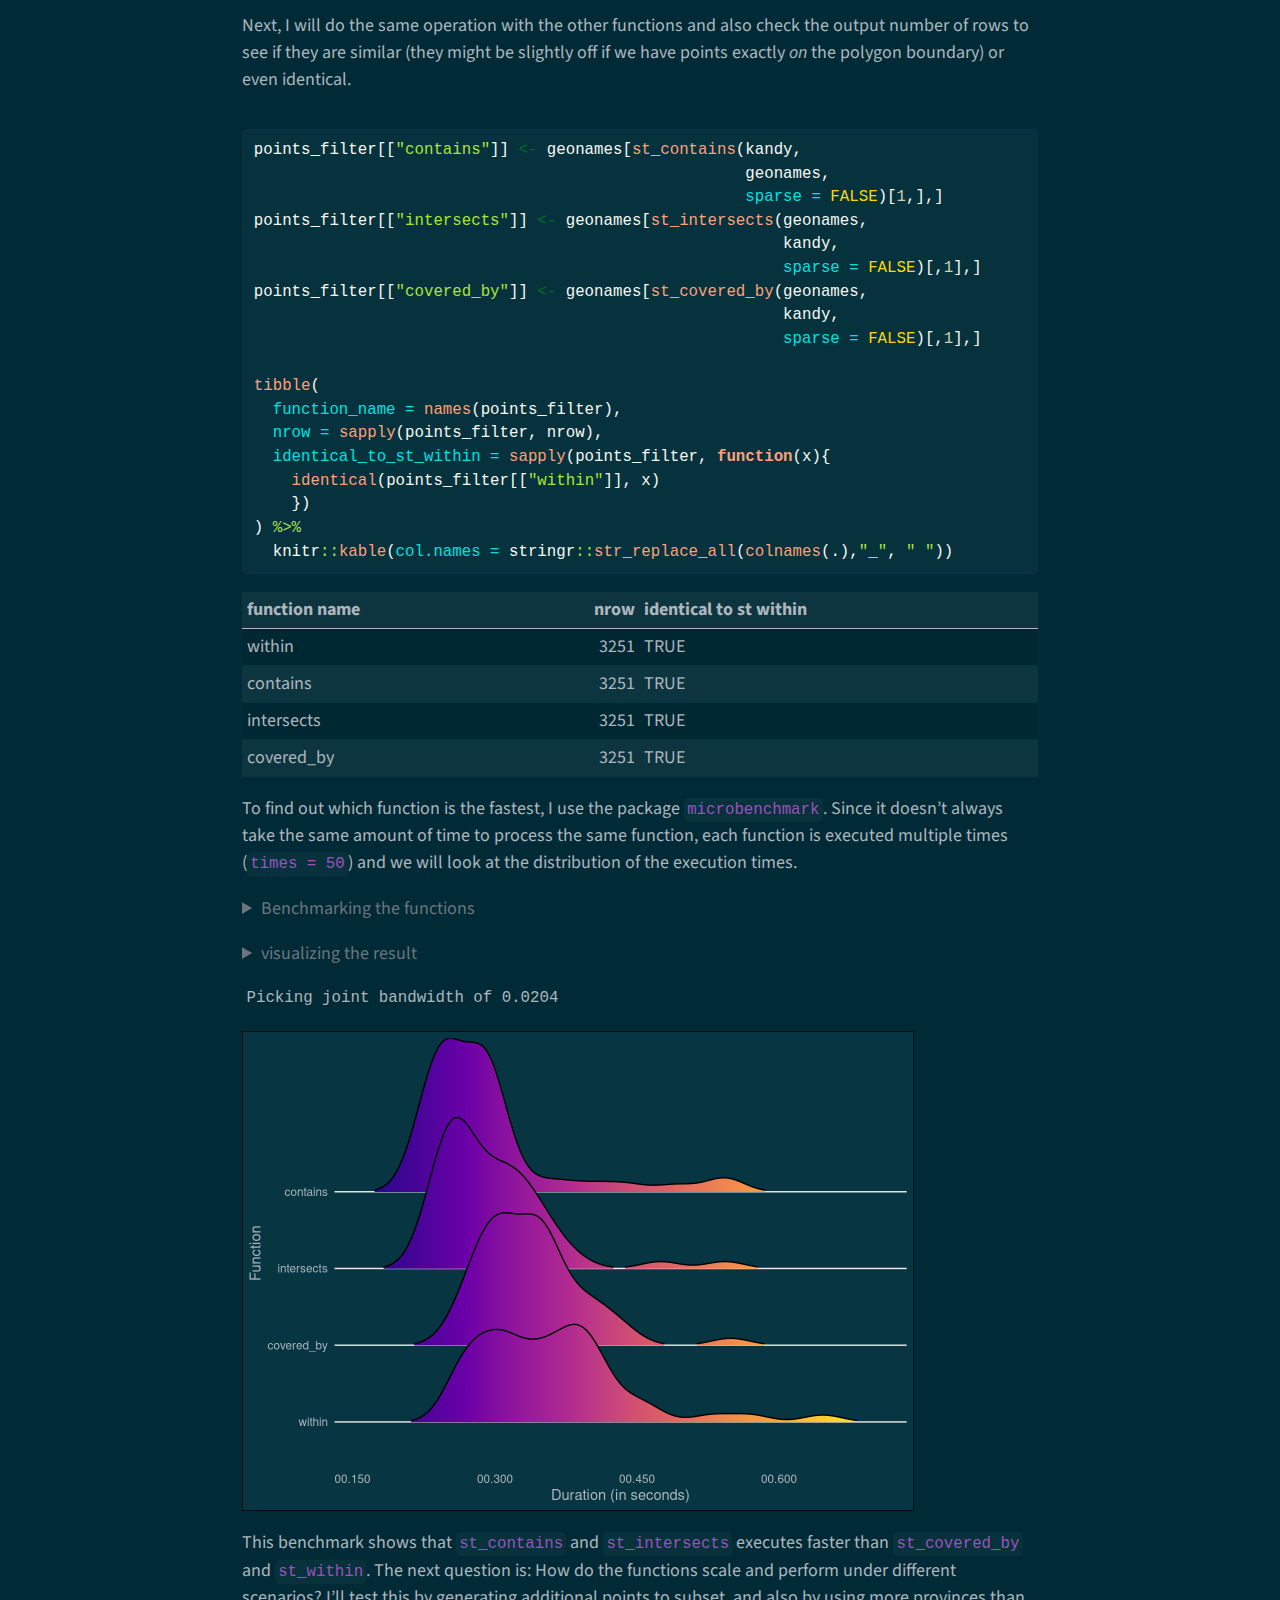
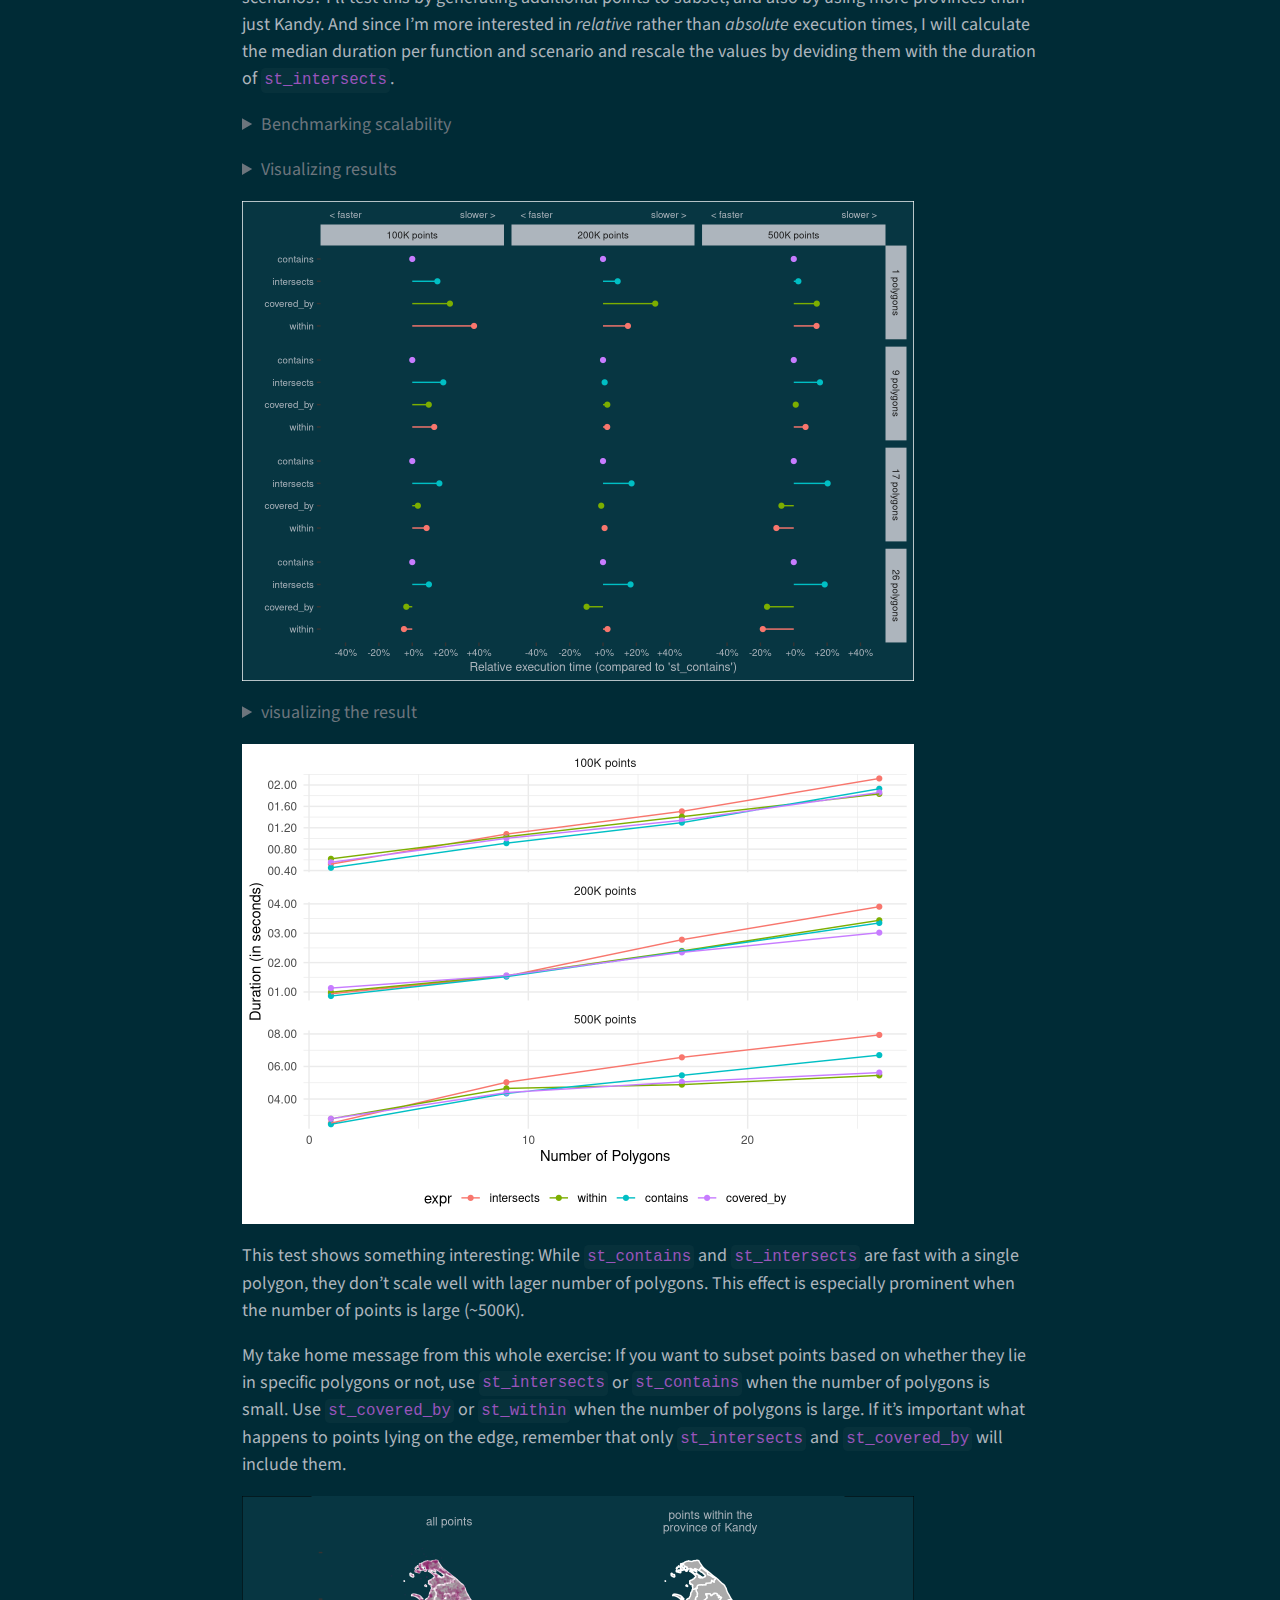
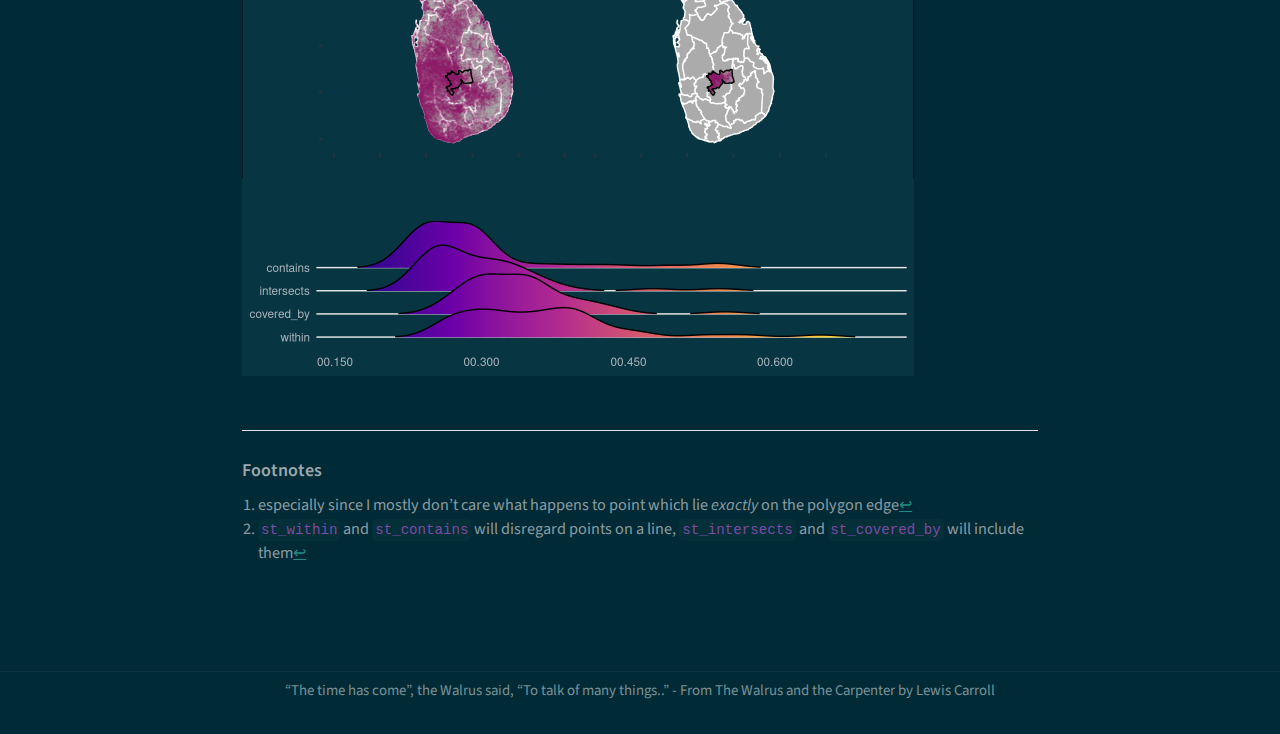
<file: posts/2021-10-22-benchmarking-binary-predicates/benchmarking_binary_predicates.html>
<!DOCTYPE html>
<html xmlns="http://www.w3.org/1999/xhtml" lang="en" xml:lang="en"><head>
  <meta charset="utf-8">
  <meta name="generator" content="quarto-0.9.135">
  <meta name="viewport" content="width=device-width, initial-scale=1.0, user-scalable=yes">
  <meta name="author" content="Nils Ratnaweera">
  <meta name="dcterms.date" content="2021-10-22">
  <meta name="description" content="Comparing the performance of different methods to do a “point in polygon operation” with sf.">
  <title>To talk of many things - Benchmarking binary predicates</title>
  <style>
    code{white-space: pre-wrap;}
    span.smallcaps{font-variant: small-caps;}
    span.underline{text-decoration: underline;}
    div.column{display: inline-block; vertical-align: top; width: 50%;}
    div.hanging-indent{margin-left: 1.5em; text-indent: -1.5em;}
    ul.task-list{list-style: none;}
    pre > code.sourceCode { white-space: pre; position: relative; }
    pre > code.sourceCode > span { display: inline-block; line-height: 1.25; }
    pre > code.sourceCode > span:empty { height: 1.2em; }
    .sourceCode { overflow: visible; }
    code.sourceCode > span { color: inherit; text-decoration: inherit; }
    div.sourceCode { margin: 1em 0; }
    pre.sourceCode { margin: 0; }
    @media screen {
    div.sourceCode { overflow: auto; }
    }
    @media print {
    pre > code.sourceCode { white-space: pre-wrap; }
    pre > code.sourceCode > span { text-indent: -5em; padding-left: 5em; }
    }
    pre.numberSource code
      { counter-reset: source-line 0; }
    pre.numberSource code > span
      { position: relative; left: -4em; counter-increment: source-line; }
    pre.numberSource code > span > a:first-child::before
      { content: counter(source-line);
        position: relative; left: -1em; text-align: right; vertical-align: baseline;
        border: none; display: inline-block;
        -webkit-touch-callout: none; -webkit-user-select: none;
        -khtml-user-select: none; -moz-user-select: none;
        -ms-user-select: none; user-select: none;
        padding: 0 4px; width: 4em;
        color: #aaaaaa;
      }
    pre.numberSource { margin-left: 3em; border-left: 1px solid #aaaaaa;  padding-left: 4px; }
    div.sourceCode
      {   }
    @media screen {
    pre > code.sourceCode > span > a:first-child::before { text-decoration: underline; }
    }
    code span.al { color: #ff0000; font-weight: bold; } /* Alert */
    code span.an { color: #60a0b0; font-weight: bold; font-style: italic; } /* Annotation */
    code span.at { color: #7d9029; } /* Attribute */
    code span.bn { color: #40a070; } /* BaseN */
    code span.bu { } /* BuiltIn */
    code span.cf { color: #007020; font-weight: bold; } /* ControlFlow */
    code span.ch { color: #4070a0; } /* Char */
    code span.cn { color: #880000; } /* Constant */
    code span.co { color: #60a0b0; font-style: italic; } /* Comment */
    code span.cv { color: #60a0b0; font-weight: bold; font-style: italic; } /* CommentVar */
    code span.do { color: #ba2121; font-style: italic; } /* Documentation */
    code span.dt { color: #902000; } /* DataType */
    code span.dv { color: #40a070; } /* DecVal */
    code span.er { color: #ff0000; font-weight: bold; } /* Error */
    code span.ex { } /* Extension */
    code span.fl { color: #40a070; } /* Float */
    code span.fu { color: #06287e; } /* Function */
    code span.im { } /* Import */
    code span.in { color: #60a0b0; font-weight: bold; font-style: italic; } /* Information */
    code span.kw { color: #007020; font-weight: bold; } /* Keyword */
    code span.op { color: #666666; } /* Operator */
    code span.ot { color: #007020; } /* Other */
    code span.pp { color: #bc7a00; } /* Preprocessor */
    code span.sc { color: #4070a0; } /* SpecialChar */
    code span.ss { color: #bb6688; } /* SpecialString */
    code span.st { color: #4070a0; } /* String */
    code span.va { color: #19177c; } /* Variable */
    code span.vs { color: #4070a0; } /* VerbatimString */
    code span.wa { color: #60a0b0; font-weight: bold; font-style: italic; } /* Warning */
  </style>

  <script src="../../site_libs/quarto-nav/quarto-nav.js"></script>
  <script src="../../site_libs/quarto-nav/headroom.min.js"></script>
  <script src="../../site_libs/clipboard/clipboard.min.js"></script>
  <meta name="quarto:offset" content="../../">
  <script src="../../site_libs/quarto-search/autocomplete.umd.js"></script>
  <script src="../../site_libs/quarto-search/fuse.min.js"></script>
  <script src="../../site_libs/quarto-search/quarto-search.js"></script>
  <script src="../../site_libs/quarto-html/quarto.js"></script>
  <script src="../../site_libs/quarto-html/popper.min.js"></script>
  <script src="../../site_libs/quarto-html/tippy.umd.min.js"></script>
  <script src="../../site_libs/quarto-html/anchor.min.js"></script>
  <link href="../../site_libs/quarto-html/tippy.css" rel="stylesheet">
  <link id="quarto-text-highlighting-styles" href="../../site_libs/quarto-html/quarto-syntax-highlighting-dark.css" rel="stylesheet">
  <script src="../../site_libs/bootstrap/bootstrap.min.js"></script>
  <link href="../../site_libs/bootstrap/bootstrap-icons.css" rel="stylesheet">
  <link href="../../site_libs/bootstrap/bootstrap.min.css" rel="stylesheet">
  <script id="quarto-search-options" type="application/json">{
    "location": "navbar",
    "copy-button": false,
    "collapse-after": 3,
    "panel-placement": "end",
    "type": "overlay",
    "limit": 20,
    "language": {
      "search-no-results-text": "No results",
      "search-matching-documents-text": "matching documents",
      "search-copy-link-title": "Copy link to search",
      "search-hide-matches-text": "Hide additional matches",
      "search-more-match-text": "more match in this document",
      "search-more-matches-text": "more matches in this document",
      "search-clear-button-title": "Clear",
      "search-detached-cancel-button-title": "Cancel",
      "search-submit-button-title": "Submit"
    }
  }</script>
  <!--[if lt IE 9]>
    <script src="//cdnjs.cloudflare.com/ajax/libs/html5shiv/3.7.3/html5shiv-printshiv.min.js"></script>
  <![endif]-->
  <link rel="stylesheet" href="../../styles.css">
</head>
<body class="fullcontent">
<div id="quarto-search-results"></div>
  <header id="quarto-header" class="headroom fixed-top">
    <nav class="navbar navbar-expand-lg navbar-dark ">
      <div class="navbar-container container-fluid">
      <a class="navbar-brand" href="../../index.html">
    <span class="navbar-title">To talk of many things</span>
  </a>
          <button class="navbar-toggler" type="button" data-bs-toggle="collapse" data-bs-target="#navbarCollapse" aria-controls="navbarCollapse" aria-expanded="false" aria-label="Toggle navigation" onclick="if (window.quartoToggleHeadroom) { window.quartoToggleHeadroom(); }">
  <span class="navbar-toggler-icon"></span>
</button>
          <div class="collapse navbar-collapse" id="navbarCollapse">
            <ul class="navbar-nav navbar-nav-scroll me-auto">
  <li class="nav-item">
    <a class="nav-link" href="../../index.html">Home</a>
  </li>  
  <li class="nav-item">
    <a class="nav-link" href="../../blog.html">Blog</a>
  </li>  
  <li class="nav-item">
    <a class="nav-link" href="../../teaching.html">Teaching Materials</a>
  </li>  
</ul>
              <div id="quarto-search" class="" title="Search"></div>
          </div> <!-- /navcollapse -->
      </div> <!-- /container-fluid -->
    </nav>
</header>
<!-- content -->
<div id="quarto-content" class="quarto-container page-columns page-rows-contents page-layout-article page-navbar">
<!-- sidebar -->
<!-- margin-sidebar -->
    
<!-- main -->
<main class="content quarto-banner-title-block page-columns page-full" id="quarto-document-content">
<header id="title-block-header" class="quarto-title-block default page-columns page-full" data-sidebar-align="true">



<div class="quarto-title-banner color-navbar page-columns page-full"><div class="quarto-title column-body"><h1 class="title display-7">Benchmarking binary predicates</h1><div class="quarto-description"><p>Comparing the performance of different methods to do a "point in polygon operation" with sf.
</p></div></div></div><div class="quarto-title-meta"><div><div class="quarto-title-meta-heading">Author</div><div class="quarto-title-meta-contents"><div class="quarto-title-authors"><div>Nils Ratnaweera</div></div></div></div><div><div class="quarto-title-meta-heading">Published</div><div class="quarto-title-meta-contents"><p class="date">October 22, 2021</p></div></div></div></header>
<p>I often work with geodata in <code>R</code> and come across situations where I need to subset points based on whether they lie within a polygon or not. There are several functions to solve this problem<a href="#fn1" class="footnote-ref" id="fnref1" role="doc-noteref"><sup>1</sup></a>. From the package <code>sf</code>, the functions <code>st_within</code>, <code>st_contains</code>, <code>st_intersects</code> and <code>st_covered_by</code> can all answer this question<a href="#fn2" class="footnote-ref" id="fnref2" role="doc-noteref"><sup>2</sup></a>. I noticed that with big datasets, some of these functions are unbearably slow. To find out which one is faster in which scenario, I decided to benchmark these four functions.</p>
<p>To make things more interesting, I won’t use my usual Swiss data for this test, but data from my second home, Sri Lanka. More specifically: I will use the <a href="https://www.geonames.org/">Geonames data</a> (&gt; 50k points) and the <a href="https://data.humdata.org/dataset/sri-lanka-administrative-levels-0-4-boundaries">administrative boundaries of Sri Lanka</a> (26 polygons).</p>
<div class="cell">
<details>
<summary>loading libraries</summary>
<div class="sourceCode" id="cb1"><pre class="sourceCode r cell-code code-with-copy"><code class="sourceCode r"><span id="cb1-1"><a href="#cb1-1" aria-hidden="true" tabindex="-1"></a><span class="fu">library</span>(dplyr)</span>
<span id="cb1-2"><a href="#cb1-2" aria-hidden="true" tabindex="-1"></a><span class="fu">library</span>(purrr)</span>
<span id="cb1-3"><a href="#cb1-3" aria-hidden="true" tabindex="-1"></a><span class="fu">library</span>(sf)</span>
<span id="cb1-4"><a href="#cb1-4" aria-hidden="true" tabindex="-1"></a><span class="fu">library</span>(readr)</span>
<span id="cb1-5"><a href="#cb1-5" aria-hidden="true" tabindex="-1"></a><span class="fu">library</span>(ggplot2)</span>
<span id="cb1-6"><a href="#cb1-6" aria-hidden="true" tabindex="-1"></a><span class="fu">library</span>(lubridate)</span>
<span id="cb1-7"><a href="#cb1-7" aria-hidden="true" tabindex="-1"></a><span class="fu">library</span>(microbenchmark)</span>
<span id="cb1-8"><a href="#cb1-8" aria-hidden="true" tabindex="-1"></a><span class="fu">library</span>(ggridges)</span>
<span id="cb1-9"><a href="#cb1-9" aria-hidden="true" tabindex="-1"></a><span class="fu">library</span>(forcats)</span></code><button title="Copy to Clipboard" class="code-copy-button"><i class="bi"></i></button></pre></div>
</details>
</div>
<div class="cell">
<details>
<summary>preparing boundary data</summary>
<div class="sourceCode" id="cb2"><pre class="sourceCode r cell-code code-with-copy"><code class="sourceCode r"><span id="cb2-1"><a href="#cb2-1" aria-hidden="true" tabindex="-1"></a><span class="co"># Downloaded from: https://data.humdata.org/dataset/sri-lanka-administrative-levels-0-4-boundaries</span></span>
<span id="cb2-2"><a href="#cb2-2" aria-hidden="true" tabindex="-1"></a><span class="co"># Administrative Level 0: country (1 features)</span></span>
<span id="cb2-3"><a href="#cb2-3" aria-hidden="true" tabindex="-1"></a><span class="co"># Administrative Level 1: province (9 features)</span></span>
<span id="cb2-4"><a href="#cb2-4" aria-hidden="true" tabindex="-1"></a><span class="co"># Administrative Level 2: district (26 features)</span></span>
<span id="cb2-5"><a href="#cb2-5" aria-hidden="true" tabindex="-1"></a><span class="co"># Administrative Level 3: divisional secretatiat (333 features)</span></span>
<span id="cb2-6"><a href="#cb2-6" aria-hidden="true" tabindex="-1"></a><span class="co"># Administrative Level 4: grama niladhari (14'044 features)</span></span>
<span id="cb2-7"><a href="#cb2-7" aria-hidden="true" tabindex="-1"></a></span>
<span id="cb2-8"><a href="#cb2-8" aria-hidden="true" tabindex="-1"></a>tmp <span class="ot">&lt;-</span> <span class="fu">tempdir</span>()</span>
<span id="cb2-9"><a href="#cb2-9" aria-hidden="true" tabindex="-1"></a></span>
<span id="cb2-10"><a href="#cb2-10" aria-hidden="true" tabindex="-1"></a>boundary_dir <span class="ot">&lt;-</span> <span class="fu">file.path</span>(tmp, <span class="st">"boundary"</span>)</span>
<span id="cb2-11"><a href="#cb2-11" aria-hidden="true" tabindex="-1"></a><span class="fu">unzip</span>(<span class="st">"data-git-lfs/lka_adm_slsd_20200305_shp.zip"</span>, <span class="at">exdir =</span> boundary_dir)</span>
<span id="cb2-12"><a href="#cb2-12" aria-hidden="true" tabindex="-1"></a></span>
<span id="cb2-13"><a href="#cb2-13" aria-hidden="true" tabindex="-1"></a>sl_boundary_l2 <span class="ot">&lt;-</span> <span class="fu">read_sf</span>(</span>
<span id="cb2-14"><a href="#cb2-14" aria-hidden="true" tabindex="-1"></a>  <span class="fu">file.path</span>(boundary_dir, <span class="st">"lka_admbnda_adm2_slsd_20200305.shp"</span>)</span>
<span id="cb2-15"><a href="#cb2-15" aria-hidden="true" tabindex="-1"></a>  )</span>
<span id="cb2-16"><a href="#cb2-16" aria-hidden="true" tabindex="-1"></a><span class="co"># https://epsg.io/5234</span></span>
<span id="cb2-17"><a href="#cb2-17" aria-hidden="true" tabindex="-1"></a><span class="co"># https://epsg.io/5235</span></span></code><button title="Copy to Clipboard" class="code-copy-button"><i class="bi"></i></button></pre></div>
</details>
</div>
<div class="cell">
<details>
<summary>preparing geonames datase</summary>
<div class="sourceCode" id="cb3"><pre class="sourceCode r cell-code code-with-copy"><code class="sourceCode r"><span id="cb3-1"><a href="#cb3-1" aria-hidden="true" tabindex="-1"></a><span class="co"># geonameid         : integer id of record in geonames database</span></span>
<span id="cb3-2"><a href="#cb3-2" aria-hidden="true" tabindex="-1"></a><span class="co"># name              : name of geographical point (utf8) varchar(200)</span></span>
<span id="cb3-3"><a href="#cb3-3" aria-hidden="true" tabindex="-1"></a><span class="co"># asciiname         : name of geographical point in plain ascii characters, varchar(200)</span></span>
<span id="cb3-4"><a href="#cb3-4" aria-hidden="true" tabindex="-1"></a><span class="co"># alternatenames    : alternatenames, comma separated, ascii names automatically transliterated, convenience attribute from alternatename table, varchar(10000)</span></span>
<span id="cb3-5"><a href="#cb3-5" aria-hidden="true" tabindex="-1"></a><span class="co"># latitude          : latitude in decimal degrees (wgs84)</span></span>
<span id="cb3-6"><a href="#cb3-6" aria-hidden="true" tabindex="-1"></a><span class="co"># longitude         : longitude in decimal degrees (wgs84)</span></span>
<span id="cb3-7"><a href="#cb3-7" aria-hidden="true" tabindex="-1"></a><span class="co"># feature class     : see http://www.geonames.org/export/codes.html, char(1)</span></span>
<span id="cb3-8"><a href="#cb3-8" aria-hidden="true" tabindex="-1"></a><span class="co"># feature code      : see http://www.geonames.org/export/codes.html, varchar(10)</span></span>
<span id="cb3-9"><a href="#cb3-9" aria-hidden="true" tabindex="-1"></a><span class="co"># country code      : ISO-3166 2-letter country code, 2 characters</span></span>
<span id="cb3-10"><a href="#cb3-10" aria-hidden="true" tabindex="-1"></a><span class="co"># cc2               : alternate country codes, comma separated, ISO-3166 2-letter country code, 200 characters</span></span>
<span id="cb3-11"><a href="#cb3-11" aria-hidden="true" tabindex="-1"></a><span class="co"># admin1 code       : fipscode (subject to change to iso code), see exceptions below, see file admin1Codes.txt for display names of this code; varchar(20)</span></span>
<span id="cb3-12"><a href="#cb3-12" aria-hidden="true" tabindex="-1"></a><span class="co"># admin2 code       : code for the second administrative division, a county in the US, see file admin2Codes.txt; varchar(80) </span></span>
<span id="cb3-13"><a href="#cb3-13" aria-hidden="true" tabindex="-1"></a><span class="co"># admin3 code       : code for third level administrative division, varchar(20)</span></span>
<span id="cb3-14"><a href="#cb3-14" aria-hidden="true" tabindex="-1"></a><span class="co"># admin4 code       : code for fourth level administrative division, varchar(20)</span></span>
<span id="cb3-15"><a href="#cb3-15" aria-hidden="true" tabindex="-1"></a><span class="co"># population        : bigint (8 byte int) </span></span>
<span id="cb3-16"><a href="#cb3-16" aria-hidden="true" tabindex="-1"></a><span class="co"># elevation         : in meters, integer</span></span>
<span id="cb3-17"><a href="#cb3-17" aria-hidden="true" tabindex="-1"></a><span class="co"># dem               : digital elevation model, srtm3 or gtopo30, average elevation of 3''x3'' (ca 90mx90m) or 30''x30'' (ca 900mx900m) area in meters, integer. srtm processed by cgiar/ciat.</span></span>
<span id="cb3-18"><a href="#cb3-18" aria-hidden="true" tabindex="-1"></a><span class="co"># timezone          : the iana timezone id (see file timeZone.txt) varchar(40)</span></span>
<span id="cb3-19"><a href="#cb3-19" aria-hidden="true" tabindex="-1"></a><span class="co"># modification date : date of last modification in yyyy-MM-dd format</span></span>
<span id="cb3-20"><a href="#cb3-20" aria-hidden="true" tabindex="-1"></a></span>
<span id="cb3-21"><a href="#cb3-21" aria-hidden="true" tabindex="-1"></a></span>
<span id="cb3-22"><a href="#cb3-22" aria-hidden="true" tabindex="-1"></a>colnames <span class="ot">&lt;-</span> <span class="fu">c</span>(<span class="st">"geonameid"</span>, <span class="st">"name"</span>,  <span class="st">"asciiname"</span>,  <span class="st">"alternatenames"</span>, <span class="st">"latitude"</span>,  </span>
<span id="cb3-23"><a href="#cb3-23" aria-hidden="true" tabindex="-1"></a>              <span class="st">"longitude"</span>,  <span class="st">"feature_class"</span>,  <span class="st">"feature_code"</span>, <span class="st">"country_code"</span>,  </span>
<span id="cb3-24"><a href="#cb3-24" aria-hidden="true" tabindex="-1"></a>              <span class="st">"cc2"</span>,  <span class="st">"admin1_code"</span>,  <span class="st">"admin2_code"</span>,  <span class="st">"admin3_code"</span>,  </span>
<span id="cb3-25"><a href="#cb3-25" aria-hidden="true" tabindex="-1"></a>              <span class="st">"admin4_code"</span>,  <span class="st">"population"</span>, <span class="st">"elevation"</span>, <span class="st">"dem"</span>, <span class="st">"timezone"</span>,  </span>
<span id="cb3-26"><a href="#cb3-26" aria-hidden="true" tabindex="-1"></a>              <span class="st">"modification_date"</span>)</span>
<span id="cb3-27"><a href="#cb3-27" aria-hidden="true" tabindex="-1"></a></span>
<span id="cb3-28"><a href="#cb3-28" aria-hidden="true" tabindex="-1"></a></span>
<span id="cb3-29"><a href="#cb3-29" aria-hidden="true" tabindex="-1"></a>geonames_dir <span class="ot">&lt;-</span> <span class="fu">file.path</span>(tmp, <span class="st">"geonames"</span>)</span>
<span id="cb3-30"><a href="#cb3-30" aria-hidden="true" tabindex="-1"></a></span>
<span id="cb3-31"><a href="#cb3-31" aria-hidden="true" tabindex="-1"></a><span class="fu">unzip</span>(<span class="st">"data-git-lfs/LK.zip"</span>, <span class="at">exdir =</span> geonames_dir)</span>
<span id="cb3-32"><a href="#cb3-32" aria-hidden="true" tabindex="-1"></a></span>
<span id="cb3-33"><a href="#cb3-33" aria-hidden="true" tabindex="-1"></a>geonames <span class="ot">&lt;-</span> <span class="fu">read_tsv</span>(<span class="fu">file.path</span>(geonames_dir, <span class="st">"LK.txt"</span>),<span class="at">col_names =</span> colnames) <span class="sc">%&gt;%</span></span>
<span id="cb3-34"><a href="#cb3-34" aria-hidden="true" tabindex="-1"></a>  <span class="fu">st_as_sf</span>(<span class="at">coords =</span> <span class="fu">c</span>(<span class="st">"longitude"</span>, <span class="st">"latitude"</span>), <span class="at">crs =</span> <span class="dv">4326</span>)</span></code><button title="Copy to Clipboard" class="code-copy-button"><i class="bi"></i></button></pre></div>
</details>
<div class="cell-output-stderr">
<pre><code>Rows: 56748 Columns: 19
── Column specification ────────────────────────────────────────────────────────
Delimiter: "\t"
chr   (8): name, asciiname, alternatenames, feature_class, feature_code, cou...
dbl  (10): geonameid, latitude, longitude, admin1_code, admin2_code, admin3_...
date  (1): modification_date

ℹ Use `spec()` to retrieve the full column specification for this data.
ℹ Specify the column types or set `show_col_types = FALSE` to quiet this message.</code></pre>
</div>
</div>
<p>Once all the data is imported, I can demonstrate visually the task. I want to subset all points within the province of Kandy (incidentally where I spent 5 superb years of my childhood). Using <code>st_within()</code> for this operation, the output looks like this:</p>
<!-- https://www.color-hex.com/color-palette/113143 -->
<div class="cell">
<details>
<summary>subsetting and creating a map</summary>
<div class="sourceCode" id="cb5"><pre class="sourceCode r cell-code code-with-copy"><code class="sourceCode r"><span id="cb5-1"><a href="#cb5-1" aria-hidden="true" tabindex="-1"></a>kandy <span class="ot">&lt;-</span> <span class="fu">filter</span>(sl_boundary_l2, ADM2_EN <span class="sc">==</span> <span class="st">"Kandy"</span>)</span>
<span id="cb5-2"><a href="#cb5-2" aria-hidden="true" tabindex="-1"></a></span>
<span id="cb5-3"><a href="#cb5-3" aria-hidden="true" tabindex="-1"></a>points_filter <span class="ot">&lt;-</span> <span class="fu">list</span>(</span>
<span id="cb5-4"><a href="#cb5-4" aria-hidden="true" tabindex="-1"></a>  <span class="at">within =</span> geonames[<span class="fu">st_within</span>(geonames,kandy,<span class="at">sparse =</span> <span class="cn">FALSE</span>)[,<span class="dv">1</span>],]</span>
<span id="cb5-5"><a href="#cb5-5" aria-hidden="true" tabindex="-1"></a>)</span>
<span id="cb5-6"><a href="#cb5-6" aria-hidden="true" tabindex="-1"></a></span>
<span id="cb5-7"><a href="#cb5-7" aria-hidden="true" tabindex="-1"></a>plot_bg_col <span class="ot">&lt;-</span> <span class="fu">Sys.getenv</span>(<span class="st">"plot_bg_col"</span>)</span>
<span id="cb5-8"><a href="#cb5-8" aria-hidden="true" tabindex="-1"></a>text_col <span class="ot">&lt;-</span> <span class="fu">Sys.getenv</span>(<span class="st">"text_col"</span>)</span>
<span id="cb5-9"><a href="#cb5-9" aria-hidden="true" tabindex="-1"></a></span>
<span id="cb5-10"><a href="#cb5-10" aria-hidden="true" tabindex="-1"></a>p1 <span class="ot">&lt;-</span> <span class="fu">ggplot</span>(sl_boundary_l2) <span class="sc">+</span> </span>
<span id="cb5-11"><a href="#cb5-11" aria-hidden="true" tabindex="-1"></a>  <span class="fu">geom_sf</span>(<span class="at">color =</span> <span class="st">"#ffffff"</span>, <span class="at">fill =</span> <span class="st">"#ababab"</span>) <span class="sc">+</span></span>
<span id="cb5-12"><a href="#cb5-12" aria-hidden="true" tabindex="-1"></a>  <span class="fu">geom_sf</span>(<span class="at">data =</span> <span class="fu">rbind</span>(<span class="fu">transmute</span>(geonames, <span class="at">val =</span> <span class="st">"all points"</span>), </span>
<span id="cb5-13"><a href="#cb5-13" aria-hidden="true" tabindex="-1"></a>                       <span class="fu">transmute</span>(points_filter[[<span class="st">"within"</span>]], </span>
<span id="cb5-14"><a href="#cb5-14" aria-hidden="true" tabindex="-1"></a>                                 <span class="at">val =</span> <span class="st">"points within the</span><span class="sc">\n</span><span class="st">province of Kandy"</span>)), </span>
<span id="cb5-15"><a href="#cb5-15" aria-hidden="true" tabindex="-1"></a>          <span class="at">alpha =</span> <span class="fl">0.05</span>, <span class="at">size =</span> <span class="fl">0.05</span>, <span class="at">color =</span> <span class="st">"#8d2663"</span>) <span class="sc">+</span></span>
<span id="cb5-16"><a href="#cb5-16" aria-hidden="true" tabindex="-1"></a>  <span class="fu">geom_sf</span>(<span class="at">data =</span> <span class="sc">~</span><span class="fu">filter</span>(., ADM2_EN <span class="sc">==</span> <span class="st">"Kandy"</span>), <span class="at">fill =</span> <span class="cn">NA</span>, <span class="at">color =</span> <span class="st">"#000000"</span>) <span class="sc">+</span></span>
<span id="cb5-17"><a href="#cb5-17" aria-hidden="true" tabindex="-1"></a>  <span class="fu">facet_wrap</span>(<span class="sc">~</span>val) <span class="sc">+</span></span>
<span id="cb5-18"><a href="#cb5-18" aria-hidden="true" tabindex="-1"></a>  <span class="fu">coord_sf</span>(<span class="at">xlim =</span> <span class="fu">c</span>(<span class="dv">78</span>, <span class="dv">83</span>)) <span class="sc">+</span> </span>
<span id="cb5-19"><a href="#cb5-19" aria-hidden="true" tabindex="-1"></a>  <span class="fu">theme</span>(<span class="at">strip.background =</span> <span class="fu">element_blank</span>(),</span>
<span id="cb5-20"><a href="#cb5-20" aria-hidden="true" tabindex="-1"></a>        <span class="at">strip.text =</span> <span class="fu">element_text</span>(<span class="at">color =</span> text_col),</span>
<span id="cb5-21"><a href="#cb5-21" aria-hidden="true" tabindex="-1"></a>        <span class="at">panel.background =</span> <span class="fu">element_blank</span>(),</span>
<span id="cb5-22"><a href="#cb5-22" aria-hidden="true" tabindex="-1"></a>        <span class="at">plot.background =</span> <span class="fu">element_rect</span>(<span class="at">fill =</span> plot_bg_col),</span>
<span id="cb5-23"><a href="#cb5-23" aria-hidden="true" tabindex="-1"></a>        <span class="at">panel.grid =</span> <span class="fu">element_blank</span>(),</span>
<span id="cb5-24"><a href="#cb5-24" aria-hidden="true" tabindex="-1"></a>        <span class="at">axis.text =</span> <span class="fu">element_blank</span>(),</span>
<span id="cb5-25"><a href="#cb5-25" aria-hidden="true" tabindex="-1"></a>        )</span>
<span id="cb5-26"><a href="#cb5-26" aria-hidden="true" tabindex="-1"></a></span>
<span id="cb5-27"><a href="#cb5-27" aria-hidden="true" tabindex="-1"></a>p1</span></code><button title="Copy to Clipboard" class="code-copy-button"><i class="bi"></i></button></pre></div>
</details>
<div class="cell-output-display">
<p><img src="benchmarking_binary_predicates_files/figure-html/unnamed-chunk-8-1.png" class="img-fluid" width="672"></p>
</div>
</div>
<p>Next, I will do the same operation with the other functions and also check the output number of rows to see if they are similar (they might be slightly off if we have points exactly <em>on</em> the polygon boundary) or even identical.</p>
<div class="cell">
<div class="sourceCode" id="cb6"><pre class="sourceCode r cell-code code-with-copy"><code class="sourceCode r"><span id="cb6-1"><a href="#cb6-1" aria-hidden="true" tabindex="-1"></a>points_filter[[<span class="st">"contains"</span>]] <span class="ot">&lt;-</span> geonames[<span class="fu">st_contains</span>(kandy,</span>
<span id="cb6-2"><a href="#cb6-2" aria-hidden="true" tabindex="-1"></a>                                                    geonames,</span>
<span id="cb6-3"><a href="#cb6-3" aria-hidden="true" tabindex="-1"></a>                                                    <span class="at">sparse =</span> <span class="cn">FALSE</span>)[<span class="dv">1</span>,],]</span>
<span id="cb6-4"><a href="#cb6-4" aria-hidden="true" tabindex="-1"></a>points_filter[[<span class="st">"intersects"</span>]] <span class="ot">&lt;-</span> geonames[<span class="fu">st_intersects</span>(geonames,</span>
<span id="cb6-5"><a href="#cb6-5" aria-hidden="true" tabindex="-1"></a>                                                        kandy,</span>
<span id="cb6-6"><a href="#cb6-6" aria-hidden="true" tabindex="-1"></a>                                                        <span class="at">sparse =</span> <span class="cn">FALSE</span>)[,<span class="dv">1</span>],]</span>
<span id="cb6-7"><a href="#cb6-7" aria-hidden="true" tabindex="-1"></a>points_filter[[<span class="st">"covered_by"</span>]] <span class="ot">&lt;-</span> geonames[<span class="fu">st_covered_by</span>(geonames,</span>
<span id="cb6-8"><a href="#cb6-8" aria-hidden="true" tabindex="-1"></a>                                                        kandy,</span>
<span id="cb6-9"><a href="#cb6-9" aria-hidden="true" tabindex="-1"></a>                                                        <span class="at">sparse =</span> <span class="cn">FALSE</span>)[,<span class="dv">1</span>],]</span>
<span id="cb6-10"><a href="#cb6-10" aria-hidden="true" tabindex="-1"></a></span>
<span id="cb6-11"><a href="#cb6-11" aria-hidden="true" tabindex="-1"></a><span class="fu">tibble</span>(</span>
<span id="cb6-12"><a href="#cb6-12" aria-hidden="true" tabindex="-1"></a>  <span class="at">function_name =</span> <span class="fu">names</span>(points_filter),</span>
<span id="cb6-13"><a href="#cb6-13" aria-hidden="true" tabindex="-1"></a>  <span class="at">nrow =</span> <span class="fu">sapply</span>(points_filter, nrow),</span>
<span id="cb6-14"><a href="#cb6-14" aria-hidden="true" tabindex="-1"></a>  <span class="at">identical_to_st_within =</span> <span class="fu">sapply</span>(points_filter, <span class="cf">function</span>(x){</span>
<span id="cb6-15"><a href="#cb6-15" aria-hidden="true" tabindex="-1"></a>    <span class="fu">identical</span>(points_filter[[<span class="st">"within"</span>]], x)</span>
<span id="cb6-16"><a href="#cb6-16" aria-hidden="true" tabindex="-1"></a>    })</span>
<span id="cb6-17"><a href="#cb6-17" aria-hidden="true" tabindex="-1"></a>) <span class="sc">%&gt;%</span></span>
<span id="cb6-18"><a href="#cb6-18" aria-hidden="true" tabindex="-1"></a>  knitr<span class="sc">::</span><span class="fu">kable</span>(<span class="at">col.names =</span> stringr<span class="sc">::</span><span class="fu">str_replace_all</span>(<span class="fu">colnames</span>(.),<span class="st">"_"</span>, <span class="st">" "</span>))</span></code><button title="Copy to Clipboard" class="code-copy-button"><i class="bi"></i></button></pre></div>
<div class="cell-output-display">
<table class="table table-sm table-striped">
<thead>
<tr class="header">
<th style="text-align: left;">function name</th>
<th style="text-align: right;">nrow</th>
<th style="text-align: left;">identical to st within</th>
</tr>
</thead>
<tbody>
<tr class="odd">
<td style="text-align: left;">within</td>
<td style="text-align: right;">3251</td>
<td style="text-align: left;">TRUE</td>
</tr>
<tr class="even">
<td style="text-align: left;">contains</td>
<td style="text-align: right;">3251</td>
<td style="text-align: left;">TRUE</td>
</tr>
<tr class="odd">
<td style="text-align: left;">intersects</td>
<td style="text-align: right;">3251</td>
<td style="text-align: left;">TRUE</td>
</tr>
<tr class="even">
<td style="text-align: left;">covered_by</td>
<td style="text-align: right;">3251</td>
<td style="text-align: left;">TRUE</td>
</tr>
</tbody>
</table>
</div>
</div>
<p>To find out which function is the fastest, I use the package <code>microbenchmark</code>. Since it doesn’t always take the same amount of time to process the same function, each function is executed multiple times (<code>times = 50</code>) and we will look at the distribution of the execution times.</p>
<div class="cell">
<details>
<summary>Benchmarking the functions</summary>
<div class="sourceCode" id="cb7"><pre class="sourceCode r cell-code code-with-copy"><code class="sourceCode r"><span id="cb7-1"><a href="#cb7-1" aria-hidden="true" tabindex="-1"></a>mbm  <span class="ot">&lt;-</span> <span class="fu">microbenchmark</span>(</span>
<span id="cb7-2"><a href="#cb7-2" aria-hidden="true" tabindex="-1"></a>  <span class="at">intersects =</span> <span class="fu">st_intersects</span>(kandy,geonames),</span>
<span id="cb7-3"><a href="#cb7-3" aria-hidden="true" tabindex="-1"></a>  <span class="at">within =</span> <span class="fu">st_within</span>(geonames,kandy),</span>
<span id="cb7-4"><a href="#cb7-4" aria-hidden="true" tabindex="-1"></a>  <span class="at">contains =</span> <span class="fu">st_contains</span>(kandy,geonames),</span>
<span id="cb7-5"><a href="#cb7-5" aria-hidden="true" tabindex="-1"></a>  <span class="at">covered_by =</span> <span class="fu">st_covered_by</span>(geonames,kandy),</span>
<span id="cb7-6"><a href="#cb7-6" aria-hidden="true" tabindex="-1"></a>  <span class="at">times =</span> <span class="dv">50</span></span>
<span id="cb7-7"><a href="#cb7-7" aria-hidden="true" tabindex="-1"></a>)</span></code><button title="Copy to Clipboard" class="code-copy-button"><i class="bi"></i></button></pre></div>
</details>
</div>
<div class="cell">

</div>
<div class="cell">

</div>
<div class="cell">
<details>
<summary>visualizing the result</summary>
<div class="sourceCode" id="cb8"><pre class="sourceCode r cell-code code-with-copy"><code class="sourceCode r"><span id="cb8-1"><a href="#cb8-1" aria-hidden="true" tabindex="-1"></a>mbm2df <span class="ot">&lt;-</span> <span class="cf">function</span>(mbm_obj){</span>
<span id="cb8-2"><a href="#cb8-2" aria-hidden="true" tabindex="-1"></a>  df <span class="ot">&lt;-</span> <span class="fu">as.data.frame</span>(mbm_obj)</span>
<span id="cb8-3"><a href="#cb8-3" aria-hidden="true" tabindex="-1"></a>  df<span class="sc">$</span>time <span class="ot">&lt;-</span> <span class="fu">dnanoseconds</span>(df<span class="sc">$</span>time)</span>
<span id="cb8-4"><a href="#cb8-4" aria-hidden="true" tabindex="-1"></a>  df</span>
<span id="cb8-5"><a href="#cb8-5" aria-hidden="true" tabindex="-1"></a>}</span>
<span id="cb8-6"><a href="#cb8-6" aria-hidden="true" tabindex="-1"></a></span>
<span id="cb8-7"><a href="#cb8-7" aria-hidden="true" tabindex="-1"></a>mbm_df <span class="ot">&lt;-</span> <span class="fu">mbm2df</span>(mbm)</span>
<span id="cb8-8"><a href="#cb8-8" aria-hidden="true" tabindex="-1"></a></span>
<span id="cb8-9"><a href="#cb8-9" aria-hidden="true" tabindex="-1"></a></span>
<span id="cb8-10"><a href="#cb8-10" aria-hidden="true" tabindex="-1"></a>p2 <span class="ot">&lt;-</span> mbm_df <span class="sc">%&gt;%</span></span>
<span id="cb8-11"><a href="#cb8-11" aria-hidden="true" tabindex="-1"></a>  <span class="fu">mutate</span>(</span>
<span id="cb8-12"><a href="#cb8-12" aria-hidden="true" tabindex="-1"></a>    <span class="at">expr =</span> <span class="fu">fct_reorder</span>(expr,time,median,<span class="at">.desc =</span> <span class="cn">TRUE</span>)</span>
<span id="cb8-13"><a href="#cb8-13" aria-hidden="true" tabindex="-1"></a>  ) <span class="sc">%&gt;%</span></span>
<span id="cb8-14"><a href="#cb8-14" aria-hidden="true" tabindex="-1"></a>  <span class="fu">ggplot</span>(<span class="fu">aes</span>(time,expr,<span class="at">fill =</span> ..x..)) <span class="sc">+</span></span>
<span id="cb8-15"><a href="#cb8-15" aria-hidden="true" tabindex="-1"></a>  <span class="fu">geom_density_ridges_gradient</span>(<span class="at">scale =</span> <span class="dv">2</span>, <span class="at">rel_min_height =</span> <span class="fl">0.01</span>) <span class="sc">+</span></span>
<span id="cb8-16"><a href="#cb8-16" aria-hidden="true" tabindex="-1"></a>  <span class="fu">scale_fill_viridis_c</span>(<span class="at">option =</span> <span class="st">"C"</span>)  <span class="sc">+</span></span>
<span id="cb8-17"><a href="#cb8-17" aria-hidden="true" tabindex="-1"></a>  <span class="fu">scale_x_time</span>(<span class="at">name =</span> <span class="st">"Duration (in seconds)"</span>,</span>
<span id="cb8-18"><a href="#cb8-18" aria-hidden="true" tabindex="-1"></a>               <span class="at">labels =</span> scales<span class="sc">::</span><span class="fu">time_format</span>(<span class="at">format =</span> <span class="st">"%OS3"</span>)) <span class="sc">+</span></span>
<span id="cb8-19"><a href="#cb8-19" aria-hidden="true" tabindex="-1"></a>  <span class="fu">labs</span>(<span class="at">y =</span> <span class="st">"Function"</span>) <span class="sc">+</span></span>
<span id="cb8-20"><a href="#cb8-20" aria-hidden="true" tabindex="-1"></a>  <span class="fu">theme_minimal</span>() <span class="sc">+</span></span>
<span id="cb8-21"><a href="#cb8-21" aria-hidden="true" tabindex="-1"></a>  <span class="fu">theme</span>(<span class="at">legend.position=</span><span class="st">"none"</span>,</span>
<span id="cb8-22"><a href="#cb8-22" aria-hidden="true" tabindex="-1"></a>        <span class="at">plot.background =</span> <span class="fu">element_rect</span>(<span class="at">fill =</span> plot_bg_col), <span class="at">panel.grid.minor.x  =</span> <span class="fu">element_blank</span>(),<span class="at">panel.grid.major.x =</span> <span class="fu">element_blank</span>(),  <span class="at">axis.text =</span> <span class="fu">element_text</span>(<span class="at">colour =</span> text_col), <span class="at">text =</span> <span class="fu">element_text</span>(<span class="at">colour =</span> text_col)) </span>
<span id="cb8-23"><a href="#cb8-23" aria-hidden="true" tabindex="-1"></a></span>
<span id="cb8-24"><a href="#cb8-24" aria-hidden="true" tabindex="-1"></a>p2</span></code><button title="Copy to Clipboard" class="code-copy-button"><i class="bi"></i></button></pre></div>
</details>
<div class="cell-output-stderr">
<pre><code>Picking joint bandwidth of 0.0204</code></pre>
</div>
<div class="cell-output-display">
<p><img src="benchmarking_binary_predicates_files/figure-html/unnamed-chunk-18-1.png" class="img-fluid" width="672"></p>
</div>
</div>
<p>This benchmark shows that <code>st_contains</code> and <code>st_intersects</code> executes faster than <code>st_covered_by</code> and <code>st_within</code>. The next question is: How do the functions scale and perform under different scenarios? I’ll test this by generating additional points to subset, and also by using more provinces than just Kandy. And since I’m more interested in <em>relative</em> rather than <em>absolute</em> execution times, I will calculate the median duration per function and scenario and rescale the values by deviding them with the duration of <code>st_intersects</code>.</p>
<div class="cell">
<details>
<summary>Benchmarking scalability</summary>
<div class="sourceCode" id="cb10"><pre class="sourceCode r cell-code code-with-copy"><code class="sourceCode r"><span id="cb10-1"><a href="#cb10-1" aria-hidden="true" tabindex="-1"></a>n_points_vec <span class="ot">&lt;-</span> <span class="fu">c</span>(<span class="fl">100e3</span>,<span class="fl">200e3</span>,<span class="fl">500e3</span>)</span>
<span id="cb10-2"><a href="#cb10-2" aria-hidden="true" tabindex="-1"></a>n_poly_vec <span class="ot">&lt;-</span> <span class="fu">c</span>(<span class="dv">1</span>,<span class="dv">9</span>,<span class="dv">17</span>,<span class="dv">26</span>)</span>
<span id="cb10-3"><a href="#cb10-3" aria-hidden="true" tabindex="-1"></a></span>
<span id="cb10-4"><a href="#cb10-4" aria-hidden="true" tabindex="-1"></a>mbm2 <span class="ot">&lt;-</span> <span class="fu">map_dfr</span>(n_points_vec,<span class="cf">function</span>(n_points){</span>
<span id="cb10-5"><a href="#cb10-5" aria-hidden="true" tabindex="-1"></a>  </span>
<span id="cb10-6"><a href="#cb10-6" aria-hidden="true" tabindex="-1"></a>  points <span class="ot">&lt;-</span> <span class="fu">st_sample</span>(sl_boundary_l2,n_points,<span class="at">what =</span> <span class="st">"centers"</span>)</span>
<span id="cb10-7"><a href="#cb10-7" aria-hidden="true" tabindex="-1"></a></span>
<span id="cb10-8"><a href="#cb10-8" aria-hidden="true" tabindex="-1"></a>  mbm_points <span class="ot">&lt;-</span> <span class="fu">map_dfr</span>(n_poly_vec, <span class="cf">function</span>(n_poly){</span>
<span id="cb10-9"><a href="#cb10-9" aria-hidden="true" tabindex="-1"></a>    </span>
<span id="cb10-10"><a href="#cb10-10" aria-hidden="true" tabindex="-1"></a>    polygons <span class="ot">&lt;-</span> <span class="fu">sample_n</span>(sl_boundary_l2, n_poly)</span>
<span id="cb10-11"><a href="#cb10-11" aria-hidden="true" tabindex="-1"></a>    </span>
<span id="cb10-12"><a href="#cb10-12" aria-hidden="true" tabindex="-1"></a>    mbm_poly <span class="ot">&lt;-</span> <span class="fu">microbenchmark</span>(</span>
<span id="cb10-13"><a href="#cb10-13" aria-hidden="true" tabindex="-1"></a>      <span class="at">intersects =</span> <span class="fu">st_intersects</span>(polygons,points),</span>
<span id="cb10-14"><a href="#cb10-14" aria-hidden="true" tabindex="-1"></a>      <span class="at">within =</span> <span class="fu">st_within</span>(points,polygons),</span>
<span id="cb10-15"><a href="#cb10-15" aria-hidden="true" tabindex="-1"></a>      <span class="at">contains =</span> <span class="fu">st_contains</span>(polygons,points),</span>
<span id="cb10-16"><a href="#cb10-16" aria-hidden="true" tabindex="-1"></a>      <span class="at">covered_by =</span> <span class="fu">st_covered_by</span>(points,polygons),</span>
<span id="cb10-17"><a href="#cb10-17" aria-hidden="true" tabindex="-1"></a>      <span class="at">times =</span> <span class="dv">10</span></span>
<span id="cb10-18"><a href="#cb10-18" aria-hidden="true" tabindex="-1"></a>      )</span>
<span id="cb10-19"><a href="#cb10-19" aria-hidden="true" tabindex="-1"></a></span>
<span id="cb10-20"><a href="#cb10-20" aria-hidden="true" tabindex="-1"></a>    <span class="fu">as_tibble</span>(mbm_poly) <span class="sc">%&gt;%</span></span>
<span id="cb10-21"><a href="#cb10-21" aria-hidden="true" tabindex="-1"></a>      <span class="fu">mutate</span>(<span class="at">n_poly =</span> n_poly)</span>
<span id="cb10-22"><a href="#cb10-22" aria-hidden="true" tabindex="-1"></a>  }) <span class="sc">%&gt;%</span></span>
<span id="cb10-23"><a href="#cb10-23" aria-hidden="true" tabindex="-1"></a>    <span class="fu">mutate</span>(<span class="at">n_points =</span> n_points)</span>
<span id="cb10-24"><a href="#cb10-24" aria-hidden="true" tabindex="-1"></a>})</span></code><button title="Copy to Clipboard" class="code-copy-button"><i class="bi"></i></button></pre></div>
</details>
</div>
<div class="cell">

</div>
<div class="cell">

</div>
<div class="cell">
<details>
<summary>Visualizing results</summary>
<div class="sourceCode" id="cb11"><pre class="sourceCode r cell-code code-with-copy"><code class="sourceCode r"><span id="cb11-1"><a href="#cb11-1" aria-hidden="true" tabindex="-1"></a>mbm2_df <span class="ot">&lt;-</span> <span class="fu">mbm2df</span>(mbm2)</span>
<span id="cb11-2"><a href="#cb11-2" aria-hidden="true" tabindex="-1"></a></span>
<span id="cb11-3"><a href="#cb11-3" aria-hidden="true" tabindex="-1"></a></span>
<span id="cb11-4"><a href="#cb11-4" aria-hidden="true" tabindex="-1"></a></span>
<span id="cb11-5"><a href="#cb11-5" aria-hidden="true" tabindex="-1"></a>mylabels <span class="ot">&lt;-</span> <span class="cf">function</span>(x){<span class="fu">sprintf</span>(<span class="st">"%+3.f%%"</span>, x<span class="sc">*</span><span class="dv">100</span>)}</span>
<span id="cb11-6"><a href="#cb11-6" aria-hidden="true" tabindex="-1"></a></span>
<span id="cb11-7"><a href="#cb11-7" aria-hidden="true" tabindex="-1"></a>mbm2_df <span class="sc">%&gt;%</span></span>
<span id="cb11-8"><a href="#cb11-8" aria-hidden="true" tabindex="-1"></a>  <span class="fu">group_by</span>(expr, n_poly, n_points) <span class="sc">%&gt;%</span></span>
<span id="cb11-9"><a href="#cb11-9" aria-hidden="true" tabindex="-1"></a>  <span class="fu">summarise</span>(<span class="at">median =</span> <span class="fu">median</span>(time)) <span class="sc">%&gt;%</span> </span>
<span id="cb11-10"><a href="#cb11-10" aria-hidden="true" tabindex="-1"></a>  <span class="fu">ungroup</span>() <span class="sc">%&gt;%</span></span>
<span id="cb11-11"><a href="#cb11-11" aria-hidden="true" tabindex="-1"></a>  <span class="fu">group_by</span>(n_poly,n_points) <span class="sc">%&gt;%</span></span>
<span id="cb11-12"><a href="#cb11-12" aria-hidden="true" tabindex="-1"></a>  <span class="fu">mutate</span>(</span>
<span id="cb11-13"><a href="#cb11-13" aria-hidden="true" tabindex="-1"></a>    <span class="at">perc =</span> median<span class="sc">/</span>median[expr <span class="sc">==</span> <span class="st">"contains"</span>]<span class="sc">-</span><span class="dv">1</span>,</span>
<span id="cb11-14"><a href="#cb11-14" aria-hidden="true" tabindex="-1"></a>    <span class="at">expr =</span> <span class="fu">fct_relevel</span>(expr, <span class="st">"within"</span>, <span class="st">"covered_by"</span>,<span class="st">"intersects"</span>, <span class="st">"contains"</span>)</span>
<span id="cb11-15"><a href="#cb11-15" aria-hidden="true" tabindex="-1"></a>    ) <span class="sc">%&gt;%</span></span>
<span id="cb11-16"><a href="#cb11-16" aria-hidden="true" tabindex="-1"></a>  <span class="fu">ggplot</span>(<span class="fu">aes</span>(perc,<span class="fu">as.factor</span>(expr), <span class="at">color =</span> expr, <span class="at">fill =</span> expr)) <span class="sc">+</span></span>
<span id="cb11-17"><a href="#cb11-17" aria-hidden="true" tabindex="-1"></a>  <span class="fu">geom_point</span>() <span class="sc">+</span></span>
<span id="cb11-18"><a href="#cb11-18" aria-hidden="true" tabindex="-1"></a>  <span class="fu">geom_linerange</span>(<span class="fu">aes</span>(<span class="at">xmin =</span> <span class="dv">0</span>, <span class="at">xmax =</span> perc)) <span class="sc">+</span></span>
<span id="cb11-19"><a href="#cb11-19" aria-hidden="true" tabindex="-1"></a>  <span class="co"># expand_limits(x = 0) +</span></span>
<span id="cb11-20"><a href="#cb11-20" aria-hidden="true" tabindex="-1"></a>  <span class="fu">scale_x_continuous</span>(<span class="st">"Relative execution time (compared to 'st_contains')"</span>, </span>
<span id="cb11-21"><a href="#cb11-21" aria-hidden="true" tabindex="-1"></a>                     <span class="at">breaks =</span> <span class="fu">seq</span>(<span class="sc">-</span>.<span class="dv">4</span>,.<span class="dv">4</span>,.<span class="dv">2</span>), <span class="at">labels =</span> mylabels,</span>
<span id="cb11-22"><a href="#cb11-22" aria-hidden="true" tabindex="-1"></a>                     <span class="at">limits =</span> <span class="fu">c</span>(<span class="sc">-</span>.<span class="dv">5</span>,.<span class="dv">5</span>), </span>
<span id="cb11-23"><a href="#cb11-23" aria-hidden="true" tabindex="-1"></a>                     <span class="at">sec.axis =</span> <span class="fu">sec_axis</span>(<span class="sc">~</span>.x, </span>
<span id="cb11-24"><a href="#cb11-24" aria-hidden="true" tabindex="-1"></a>                                         <span class="at">breaks =</span> <span class="fu">c</span>(<span class="sc">-</span>.<span class="dv">4</span>,.<span class="dv">4</span>), </span>
<span id="cb11-25"><a href="#cb11-25" aria-hidden="true" tabindex="-1"></a>                                         <span class="at">labels =</span> <span class="fu">c</span>(<span class="st">"&lt; faster"</span>,<span class="st">"slower &gt; "</span>))) <span class="sc">+</span></span>
<span id="cb11-26"><a href="#cb11-26" aria-hidden="true" tabindex="-1"></a>  <span class="fu">labs</span>(<span class="at">y =</span> <span class="st">""</span>) <span class="sc">+</span></span>
<span id="cb11-27"><a href="#cb11-27" aria-hidden="true" tabindex="-1"></a>  <span class="fu">facet_grid</span>(n_poly<span class="sc">~</span>n_points, </span>
<span id="cb11-28"><a href="#cb11-28" aria-hidden="true" tabindex="-1"></a>             <span class="at">labeller =</span> <span class="fu">labeller</span>(<span class="at">n_points =</span> <span class="sc">~</span><span class="fu">paste0</span>(<span class="fu">as.integer</span>(.x)<span class="sc">/</span><span class="fl">1e3</span>, <span class="st">"K points"</span>),</span>
<span id="cb11-29"><a href="#cb11-29" aria-hidden="true" tabindex="-1"></a>                                 <span class="at">n_poly =</span> <span class="sc">~</span><span class="fu">paste0</span>(.x, <span class="st">" polygons"</span>)))<span class="sc">+</span></span>
<span id="cb11-30"><a href="#cb11-30" aria-hidden="true" tabindex="-1"></a>  <span class="co"># theme_light() +</span></span>
<span id="cb11-31"><a href="#cb11-31" aria-hidden="true" tabindex="-1"></a>  <span class="fu">theme</span>(<span class="at">legend.position =</span> <span class="st">"none"</span>, </span>
<span id="cb11-32"><a href="#cb11-32" aria-hidden="true" tabindex="-1"></a>        <span class="at">axis.ticks.x.top =</span> <span class="fu">element_blank</span>(), </span>
<span id="cb11-33"><a href="#cb11-33" aria-hidden="true" tabindex="-1"></a>        <span class="at">text =</span> <span class="fu">element_text</span>(<span class="at">size =</span> <span class="dv">9</span>),</span>
<span id="cb11-34"><a href="#cb11-34" aria-hidden="true" tabindex="-1"></a>        <span class="at">plot.background =</span> <span class="fu">element_rect</span>(<span class="at">fill =</span> plot_bg_col),</span>
<span id="cb11-35"><a href="#cb11-35" aria-hidden="true" tabindex="-1"></a>        <span class="at">panel.background =</span> <span class="fu">element_rect</span>(<span class="at">fill =</span> plot_bg_col),</span>
<span id="cb11-36"><a href="#cb11-36" aria-hidden="true" tabindex="-1"></a>        <span class="at">panel.grid =</span> <span class="fu">element_blank</span>(),<span class="at">axis.text =</span> <span class="fu">element_text</span>(<span class="at">colour =</span> text_col),<span class="at">axis.title =</span> <span class="fu">element_text</span>(<span class="at">colour =</span> text_col),<span class="at">strip.background =</span> <span class="fu">element_rect</span>(<span class="at">fill =</span> text_col)</span>
<span id="cb11-37"><a href="#cb11-37" aria-hidden="true" tabindex="-1"></a>        )</span></code><button title="Copy to Clipboard" class="code-copy-button"><i class="bi"></i></button></pre></div>
</details>
<div class="cell-output-display">
<p><img src="benchmarking_binary_predicates_files/figure-html/unnamed-chunk-26-1.png" class="img-fluid" width="672"></p>
</div>
</div>
<div class="cell">
<details>
<summary>visualizing the result</summary>
<div class="sourceCode" id="cb12"><pre class="sourceCode r cell-code code-with-copy"><code class="sourceCode r"><span id="cb12-1"><a href="#cb12-1" aria-hidden="true" tabindex="-1"></a>mbm2_df <span class="sc">%&gt;%</span></span>
<span id="cb12-2"><a href="#cb12-2" aria-hidden="true" tabindex="-1"></a>  <span class="fu">group_by</span>(expr, n_poly, n_points) <span class="sc">%&gt;%</span></span>
<span id="cb12-3"><a href="#cb12-3" aria-hidden="true" tabindex="-1"></a>  <span class="fu">summarise</span>(<span class="at">median =</span> <span class="fu">median</span>(time)) <span class="sc">%&gt;%</span> </span>
<span id="cb12-4"><a href="#cb12-4" aria-hidden="true" tabindex="-1"></a>  <span class="fu">ungroup</span>() <span class="sc">%&gt;%</span></span>
<span id="cb12-5"><a href="#cb12-5" aria-hidden="true" tabindex="-1"></a>  <span class="fu">ggplot</span>(<span class="fu">aes</span>(n_poly,median, <span class="at">color =</span> expr, <span class="at">fill =</span> expr)) <span class="sc">+</span></span>
<span id="cb12-6"><a href="#cb12-6" aria-hidden="true" tabindex="-1"></a>  <span class="fu">geom_point</span>() <span class="sc">+</span></span>
<span id="cb12-7"><a href="#cb12-7" aria-hidden="true" tabindex="-1"></a>  <span class="fu">geom_line</span>()  <span class="sc">+</span></span>
<span id="cb12-8"><a href="#cb12-8" aria-hidden="true" tabindex="-1"></a>  <span class="fu">scale_y_time</span>(<span class="at">name =</span> <span class="st">"Duration (in seconds)"</span>, </span>
<span id="cb12-9"><a href="#cb12-9" aria-hidden="true" tabindex="-1"></a>               <span class="at">labels =</span> scales<span class="sc">::</span><span class="fu">time_format</span>(<span class="at">format =</span> <span class="st">"%OS2"</span>)) <span class="sc">+</span></span>
<span id="cb12-10"><a href="#cb12-10" aria-hidden="true" tabindex="-1"></a>  <span class="fu">scale_x_continuous</span>(<span class="at">name =</span> <span class="st">"Number of Polygons"</span>) <span class="sc">+</span></span>
<span id="cb12-11"><a href="#cb12-11" aria-hidden="true" tabindex="-1"></a>  <span class="fu">facet_wrap</span>(<span class="sc">~</span>n_points, </span>
<span id="cb12-12"><a href="#cb12-12" aria-hidden="true" tabindex="-1"></a>             <span class="at">labeller =</span> <span class="fu">labeller</span>(<span class="at">n_points =</span> <span class="sc">~</span><span class="fu">paste0</span>(<span class="fu">as.integer</span>(.x)<span class="sc">/</span><span class="fl">1e3</span>, <span class="st">"K points"</span>)), </span>
<span id="cb12-13"><a href="#cb12-13" aria-hidden="true" tabindex="-1"></a>             <span class="at">scales =</span> <span class="st">"free_y"</span>, <span class="at">ncol =</span> <span class="dv">1</span>) <span class="sc">+</span></span>
<span id="cb12-14"><a href="#cb12-14" aria-hidden="true" tabindex="-1"></a>  <span class="fu">theme_minimal</span>() <span class="sc">+</span></span>
<span id="cb12-15"><a href="#cb12-15" aria-hidden="true" tabindex="-1"></a>  <span class="fu">theme</span>(<span class="at">legend.position =</span> <span class="st">"bottom"</span>)</span></code><button title="Copy to Clipboard" class="code-copy-button"><i class="bi"></i></button></pre></div>
</details>
<div class="cell-output-display">
<p><img src="benchmarking_binary_predicates_files/figure-html/unnamed-chunk-28-1.png" class="img-fluid" width="672"></p>
</div>
</div>
<p>This test shows something interesting: While <code>st_contains</code> and <code>st_intersects</code> are fast with a single polygon, they don’t scale well with lager number of polygons. This effect is especially prominent when the number of points is large (~500K).</p>
<p>My take home message from this whole exercise: If you want to subset points based on whether they lie in specific polygons or not, use <code>st_intersects</code> or <code>st_contains</code> when the number of polygons is small. Use <code>st_covered_by</code> or <code>st_within</code> when the number of polygons is large. If it’s important what happens to points lying on the edge, remember that only <code>st_intersects</code> and <code>st_covered_by</code> will include them.</p>
<div class="cell">
<div class="cell-output-display">
<p><img src="benchmarking_binary_predicates_files/figure-html/unnamed-chunk-30-1.png" class="img-fluid" width="672"></p>
</div>
</div>




<div id="quarto-appendix" class="default"><section class="footnotes footnotes-end-of-document" role="doc-endnotes"><h2 class="anchored quarto-appendix-heading">Footnotes</h2>

<ol>
<li id="fn1" role="doc-endnote"><p>especially since I mostly don’t care what happens to point which lie <em>exactly</em> on the polygon edge<a href="#fnref1" class="footnote-back" role="doc-backlink">↩︎</a></p></li>
<li id="fn2" role="doc-endnote"><p><code>st_within</code> and <code>st_contains</code> will disregard points on a line, <code>st_intersects</code> and <code>st_covered_by</code> will include them<a href="#fnref2" class="footnote-back" role="doc-backlink">↩︎</a></p></li>
</ol>
</section></div></main> <!-- /main -->
<script type="application/javascript">
window.document.addEventListener("DOMContentLoaded", function (event) {
  const icon = "";
  const anchorJS = new window.AnchorJS();
  anchorJS.options = {
    placement: 'right',
    icon: icon
  };
  anchorJS.add('.anchored');
  const clipboard = new window.ClipboardJS('.code-copy-button', {
    target: function(trigger) {
      return trigger.previousElementSibling;
    }
  });
  clipboard.on('success', function(e) {
    // button target
    const button = e.trigger;
    // don't keep focus
    button.blur();
    // flash "checked"
    button.classList.add('code-copy-button-checked');
    setTimeout(function() {
      button.classList.remove('code-copy-button-checked');
    }, 1000);
    // clear code selection
    e.clearSelection();
  });
  function tippyHover(el, contentFn) {
    const config = {
      allowHTML: true,
      content: contentFn,
      maxWidth: 500,
      delay: 100,
      arrow: false,
      appendTo: function(el) {
          return el.parentElement;
      },
      interactive: true,
      interactiveBorder: 10,
      theme: 'quarto',
      placement: 'bottom-start'
    };
    window.tippy(el, config); 
  }
  const noterefs = window.document.querySelectorAll('a[role="doc-noteref"]');
  for (var i=0; i<noterefs.length; i++) {
    const ref = noterefs[i];
    tippyHover(ref, function() {
      let href = ref.getAttribute('href');
      try { href = new URL(href).hash; } catch {}
      const id = href.replace(/^#\/?/, "");
      const note = window.document.getElementById(id);
      return note.innerHTML;
    });
  }
  var bibliorefs = window.document.querySelectorAll('a[role="doc-biblioref"]');
  for (var i=0; i<bibliorefs.length; i++) {
    const ref = bibliorefs[i];
    const cites = ref.parentNode.getAttribute('data-cites').split(' ');
    tippyHover(ref, function() {
      var popup = window.document.createElement('div');
      cites.forEach(function(cite) {
        var citeDiv = window.document.createElement('div');
        citeDiv.classList.add('hanging-indent');
        citeDiv.classList.add('csl-entry');
        var biblioDiv = window.document.getElementById('ref-' + cite);
        if (biblioDiv) {
          citeDiv.innerHTML = biblioDiv.innerHTML;
        }
        popup.appendChild(citeDiv);
      });
      return popup.innerHTML;
    });
  }
});
</script>
</div> <!-- /content -->
<footer class="footer">
  <div class="nav-footer">
      <div class="nav-footer-center">“The time has come”, the Walrus said, “To talk of many things..” - From The Walrus and the Carpenter by Lewis Carroll</div>
  </div>
</footer>


</body></html>
</file>
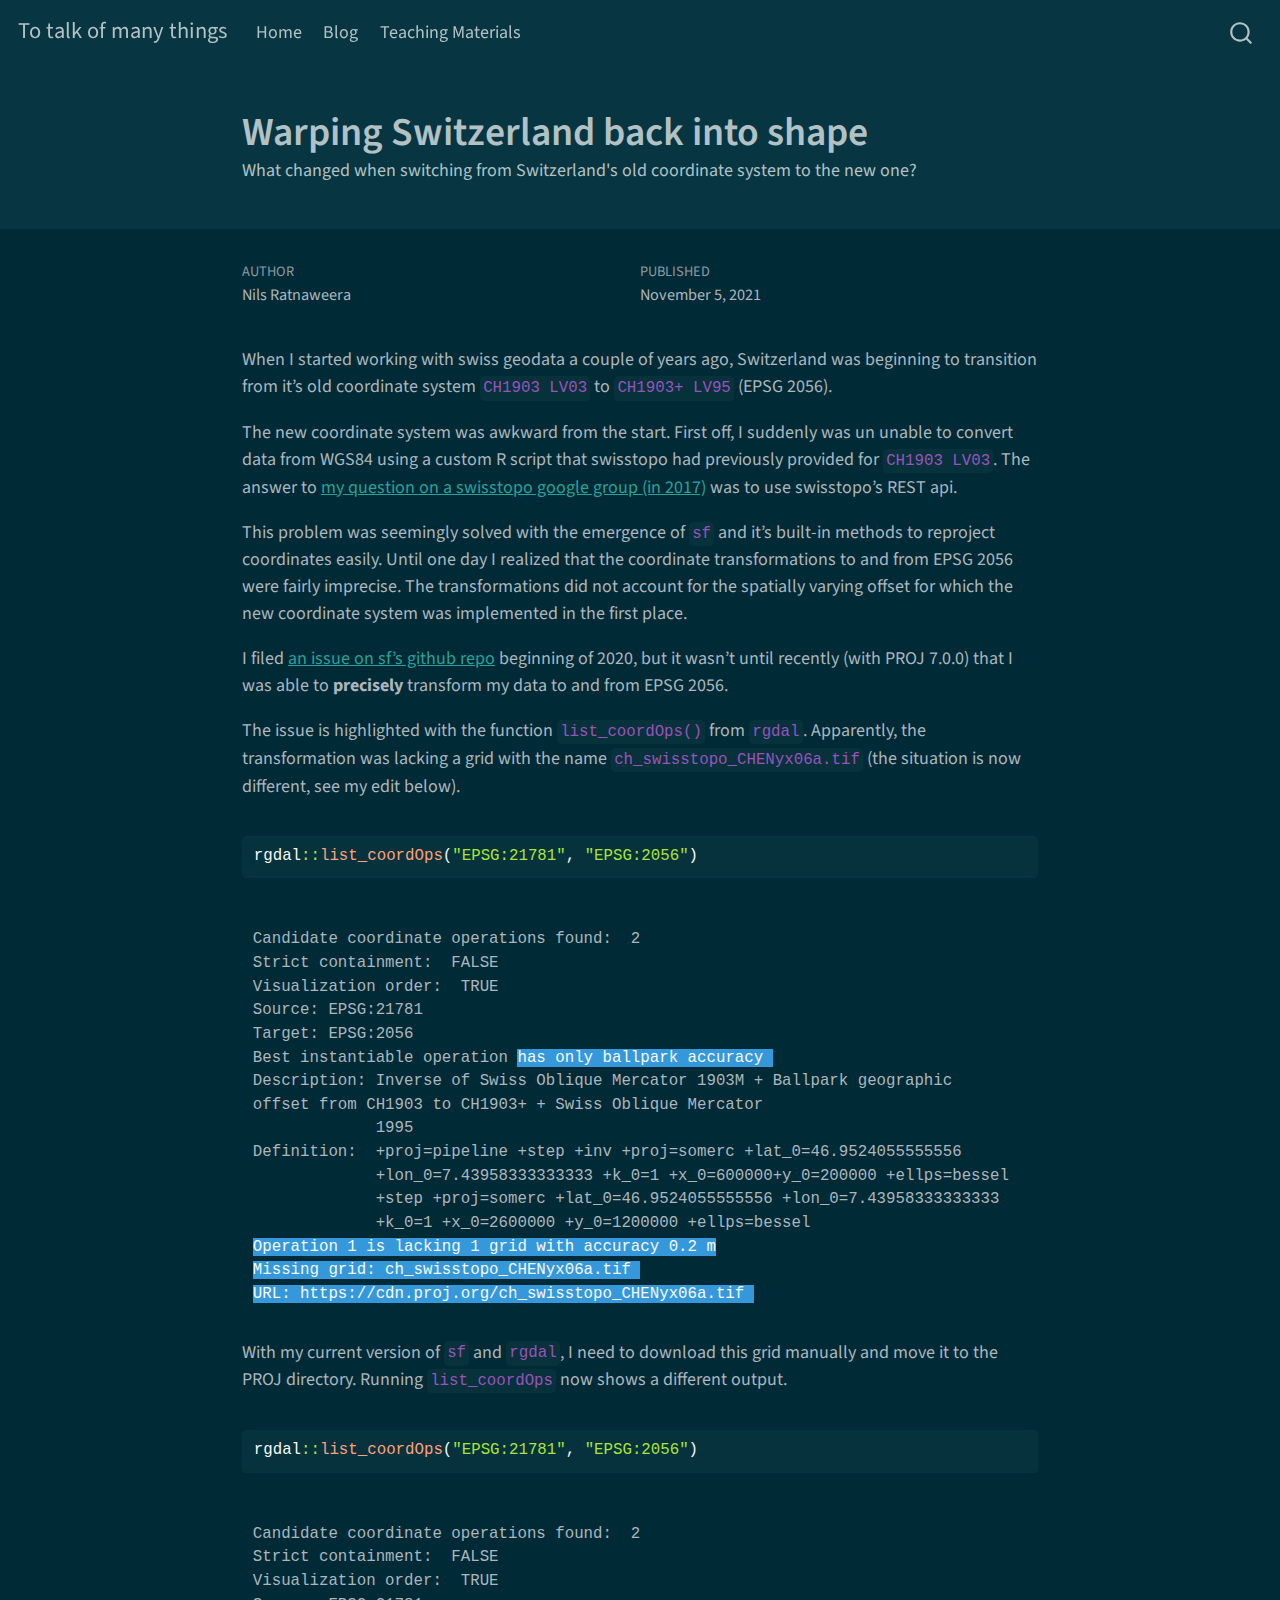
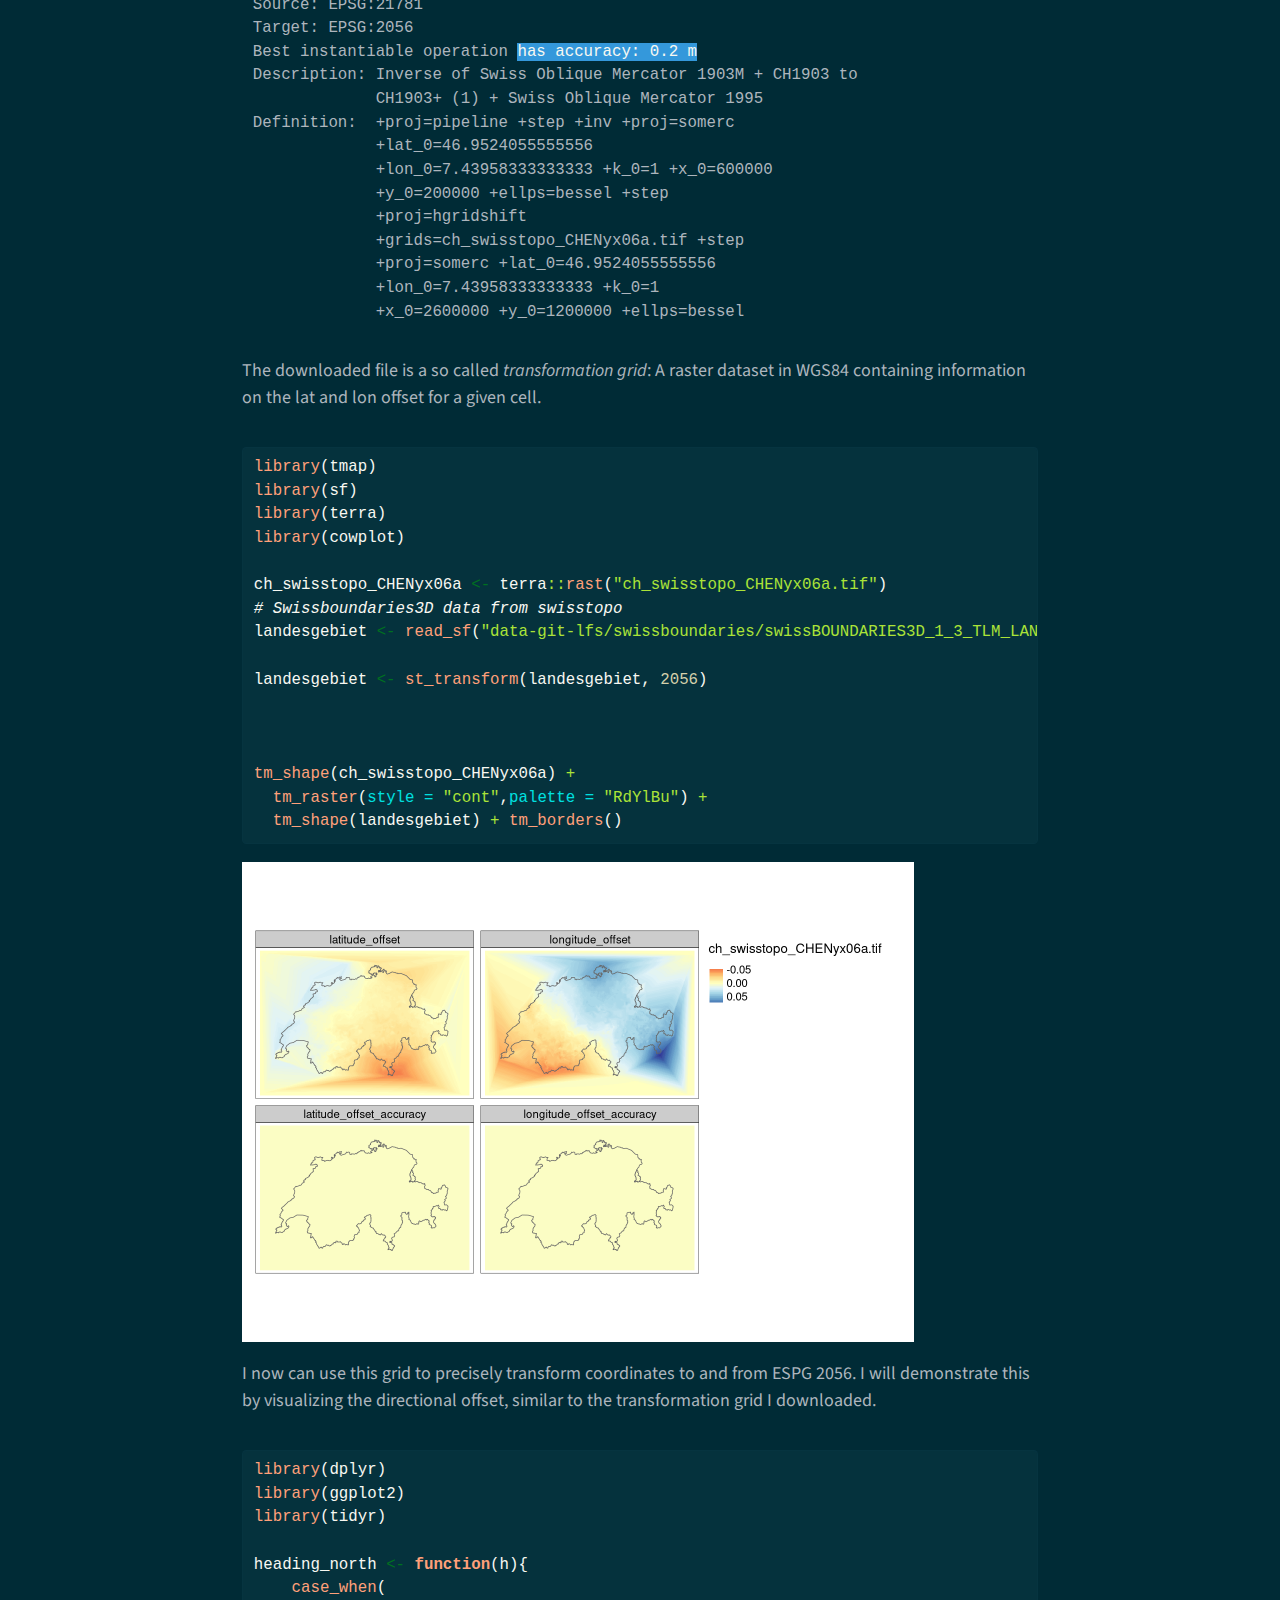
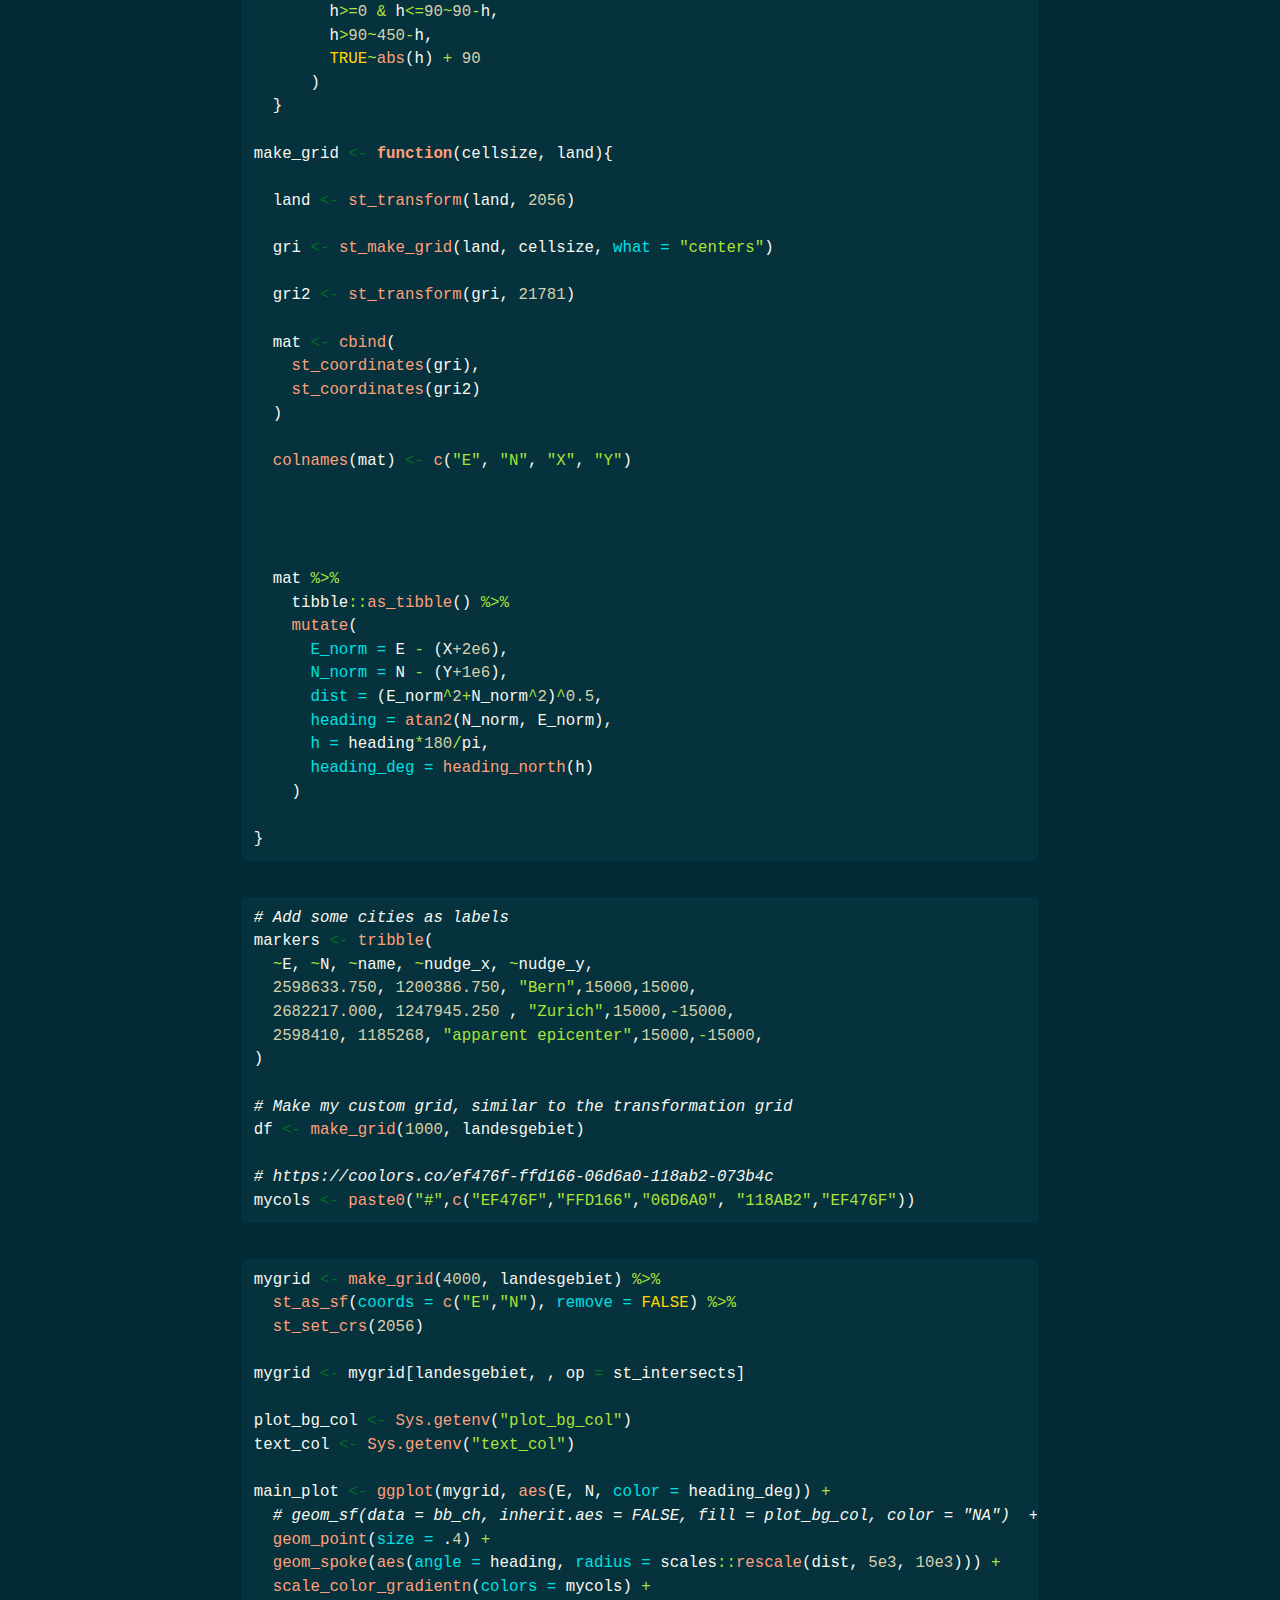
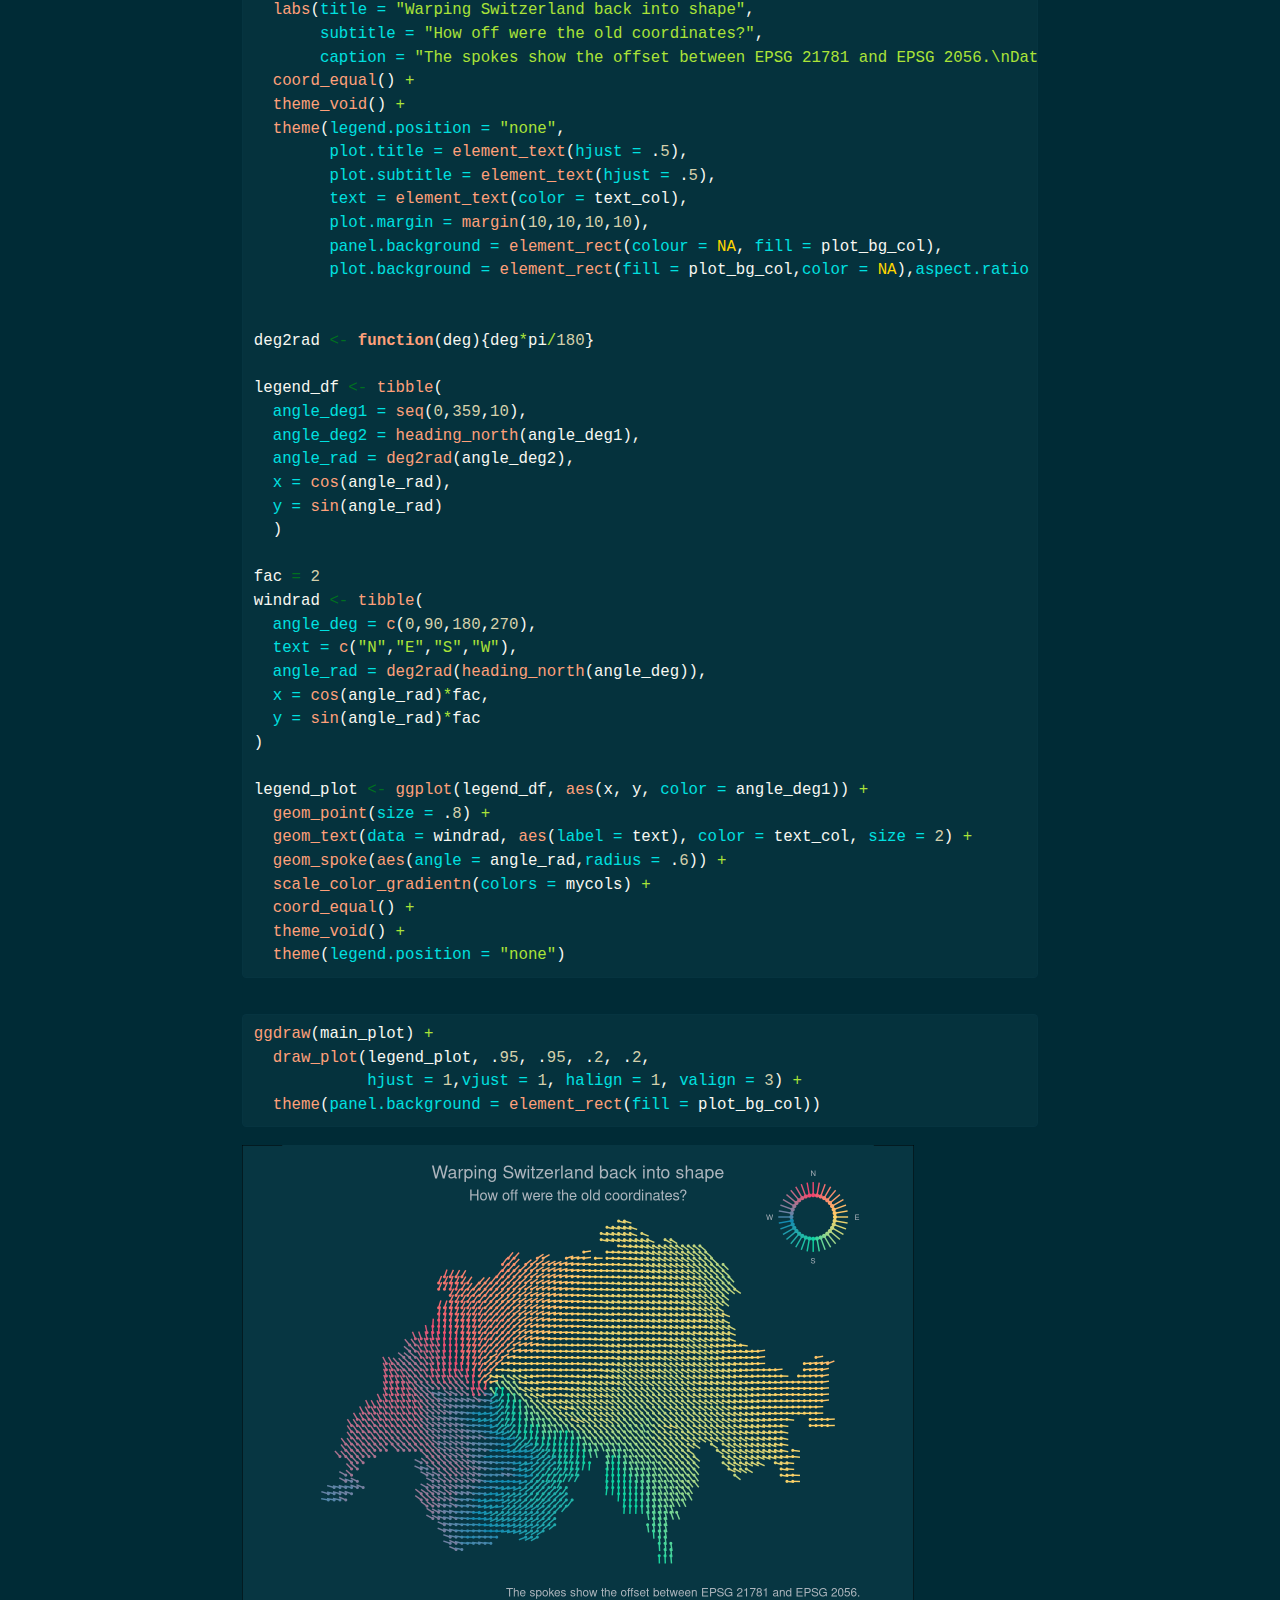
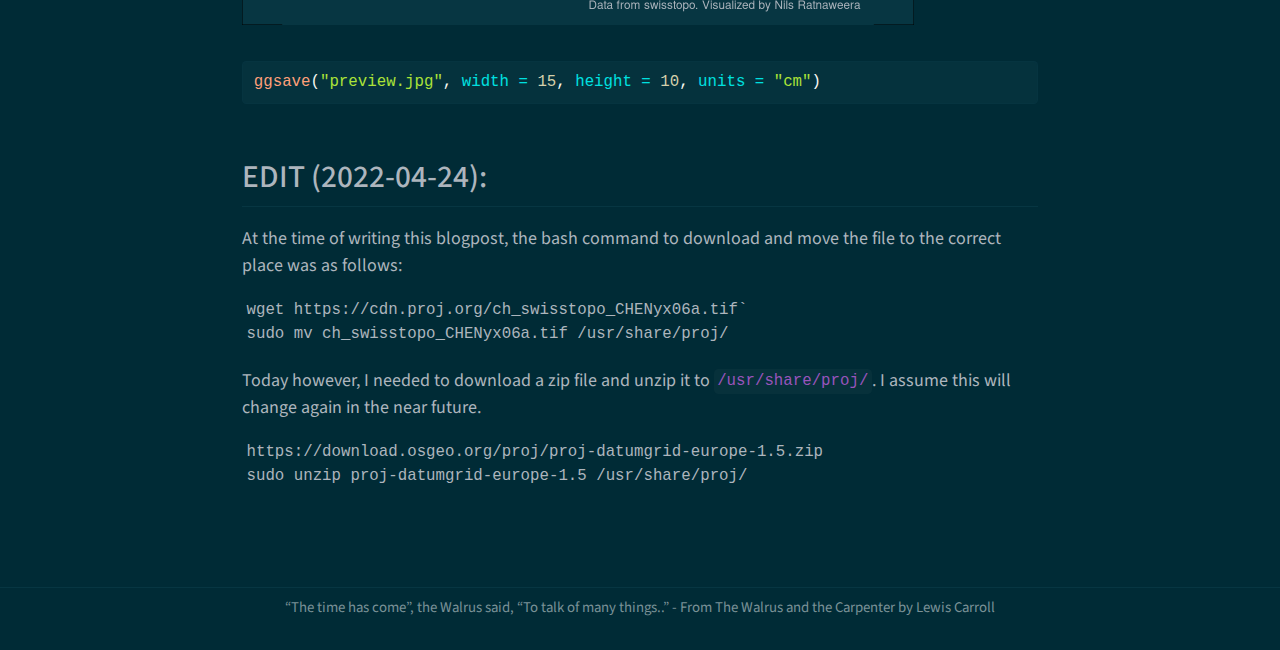
<file: posts/2021-11-05-warping-switzerland-back-into-shape/stormy-transformations.html>
<!DOCTYPE html>
<html xmlns="http://www.w3.org/1999/xhtml" lang="en" xml:lang="en"><head>
  <meta charset="utf-8">
  <meta name="generator" content="quarto-0.9.135">
  <meta name="viewport" content="width=device-width, initial-scale=1.0, user-scalable=yes">
  <meta name="author" content="Nils Ratnaweera">
  <meta name="dcterms.date" content="2021-11-05">
  <meta name="description" content="What changed when switching from Switzerland’s old coordinate system to the new one?">
  <title>To talk of many things - Warping Switzerland back into shape</title>
  <style>
    code{white-space: pre-wrap;}
    span.smallcaps{font-variant: small-caps;}
    span.underline{text-decoration: underline;}
    div.column{display: inline-block; vertical-align: top; width: 50%;}
    div.hanging-indent{margin-left: 1.5em; text-indent: -1.5em;}
    ul.task-list{list-style: none;}
    pre > code.sourceCode { white-space: pre; position: relative; }
    pre > code.sourceCode > span { display: inline-block; line-height: 1.25; }
    pre > code.sourceCode > span:empty { height: 1.2em; }
    .sourceCode { overflow: visible; }
    code.sourceCode > span { color: inherit; text-decoration: inherit; }
    div.sourceCode { margin: 1em 0; }
    pre.sourceCode { margin: 0; }
    @media screen {
    div.sourceCode { overflow: auto; }
    }
    @media print {
    pre > code.sourceCode { white-space: pre-wrap; }
    pre > code.sourceCode > span { text-indent: -5em; padding-left: 5em; }
    }
    pre.numberSource code
      { counter-reset: source-line 0; }
    pre.numberSource code > span
      { position: relative; left: -4em; counter-increment: source-line; }
    pre.numberSource code > span > a:first-child::before
      { content: counter(source-line);
        position: relative; left: -1em; text-align: right; vertical-align: baseline;
        border: none; display: inline-block;
        -webkit-touch-callout: none; -webkit-user-select: none;
        -khtml-user-select: none; -moz-user-select: none;
        -ms-user-select: none; user-select: none;
        padding: 0 4px; width: 4em;
        color: #aaaaaa;
      }
    pre.numberSource { margin-left: 3em; border-left: 1px solid #aaaaaa;  padding-left: 4px; }
    div.sourceCode
      {   }
    @media screen {
    pre > code.sourceCode > span > a:first-child::before { text-decoration: underline; }
    }
    code span.al { color: #ff0000; font-weight: bold; } /* Alert */
    code span.an { color: #60a0b0; font-weight: bold; font-style: italic; } /* Annotation */
    code span.at { color: #7d9029; } /* Attribute */
    code span.bn { color: #40a070; } /* BaseN */
    code span.bu { } /* BuiltIn */
    code span.cf { color: #007020; font-weight: bold; } /* ControlFlow */
    code span.ch { color: #4070a0; } /* Char */
    code span.cn { color: #880000; } /* Constant */
    code span.co { color: #60a0b0; font-style: italic; } /* Comment */
    code span.cv { color: #60a0b0; font-weight: bold; font-style: italic; } /* CommentVar */
    code span.do { color: #ba2121; font-style: italic; } /* Documentation */
    code span.dt { color: #902000; } /* DataType */
    code span.dv { color: #40a070; } /* DecVal */
    code span.er { color: #ff0000; font-weight: bold; } /* Error */
    code span.ex { } /* Extension */
    code span.fl { color: #40a070; } /* Float */
    code span.fu { color: #06287e; } /* Function */
    code span.im { } /* Import */
    code span.in { color: #60a0b0; font-weight: bold; font-style: italic; } /* Information */
    code span.kw { color: #007020; font-weight: bold; } /* Keyword */
    code span.op { color: #666666; } /* Operator */
    code span.ot { color: #007020; } /* Other */
    code span.pp { color: #bc7a00; } /* Preprocessor */
    code span.sc { color: #4070a0; } /* SpecialChar */
    code span.ss { color: #bb6688; } /* SpecialString */
    code span.st { color: #4070a0; } /* String */
    code span.va { color: #19177c; } /* Variable */
    code span.vs { color: #4070a0; } /* VerbatimString */
    code span.wa { color: #60a0b0; font-weight: bold; font-style: italic; } /* Warning */
  </style>

  <script src="../../site_libs/quarto-nav/quarto-nav.js"></script>
  <script src="../../site_libs/quarto-nav/headroom.min.js"></script>
  <script src="../../site_libs/clipboard/clipboard.min.js"></script>
  <meta name="quarto:offset" content="../../">
  <script src="../../site_libs/quarto-search/autocomplete.umd.js"></script>
  <script src="../../site_libs/quarto-search/fuse.min.js"></script>
  <script src="../../site_libs/quarto-search/quarto-search.js"></script>
  <script src="../../site_libs/quarto-html/quarto.js"></script>
  <script src="../../site_libs/quarto-html/popper.min.js"></script>
  <script src="../../site_libs/quarto-html/tippy.umd.min.js"></script>
  <script src="../../site_libs/quarto-html/anchor.min.js"></script>
  <link href="../../site_libs/quarto-html/tippy.css" rel="stylesheet">
  <link id="quarto-text-highlighting-styles" href="../../site_libs/quarto-html/quarto-syntax-highlighting-dark.css" rel="stylesheet">
  <script src="../../site_libs/bootstrap/bootstrap.min.js"></script>
  <link href="../../site_libs/bootstrap/bootstrap-icons.css" rel="stylesheet">
  <link href="../../site_libs/bootstrap/bootstrap.min.css" rel="stylesheet">
  <script id="quarto-search-options" type="application/json">{
    "location": "navbar",
    "copy-button": false,
    "collapse-after": 3,
    "panel-placement": "end",
    "type": "overlay",
    "limit": 20,
    "language": {
      "search-no-results-text": "No results",
      "search-matching-documents-text": "matching documents",
      "search-copy-link-title": "Copy link to search",
      "search-hide-matches-text": "Hide additional matches",
      "search-more-match-text": "more match in this document",
      "search-more-matches-text": "more matches in this document",
      "search-clear-button-title": "Clear",
      "search-detached-cancel-button-title": "Cancel",
      "search-submit-button-title": "Submit"
    }
  }</script>
  <!--[if lt IE 9]>
    <script src="//cdnjs.cloudflare.com/ajax/libs/html5shiv/3.7.3/html5shiv-printshiv.min.js"></script>
  <![endif]-->
  <link rel="stylesheet" href="../../styles.css">
</head>
<body class="fullcontent">
<div id="quarto-search-results"></div>
  <header id="quarto-header" class="headroom fixed-top">
    <nav class="navbar navbar-expand-lg navbar-dark ">
      <div class="navbar-container container-fluid">
      <a class="navbar-brand" href="../../index.html">
    <span class="navbar-title">To talk of many things</span>
  </a>
          <button class="navbar-toggler" type="button" data-bs-toggle="collapse" data-bs-target="#navbarCollapse" aria-controls="navbarCollapse" aria-expanded="false" aria-label="Toggle navigation" onclick="if (window.quartoToggleHeadroom) { window.quartoToggleHeadroom(); }">
  <span class="navbar-toggler-icon"></span>
</button>
          <div class="collapse navbar-collapse" id="navbarCollapse">
            <ul class="navbar-nav navbar-nav-scroll me-auto">
  <li class="nav-item">
    <a class="nav-link" href="../../index.html">Home</a>
  </li>  
  <li class="nav-item">
    <a class="nav-link" href="../../blog.html">Blog</a>
  </li>  
  <li class="nav-item">
    <a class="nav-link" href="../../teaching.html">Teaching Materials</a>
  </li>  
</ul>
              <div id="quarto-search" class="" title="Search"></div>
          </div> <!-- /navcollapse -->
      </div> <!-- /container-fluid -->
    </nav>
</header>
<!-- content -->
<div id="quarto-content" class="quarto-container page-columns page-rows-contents page-layout-article page-navbar">
<!-- sidebar -->
<!-- margin-sidebar -->
    
<!-- main -->
<main class="content quarto-banner-title-block page-columns page-full" id="quarto-document-content">
<header id="title-block-header" class="quarto-title-block default page-columns page-full" data-sidebar-align="true">



<div class="quarto-title-banner color-navbar page-columns page-full"><div class="quarto-title column-body"><h1 class="title display-7">Warping Switzerland back into shape</h1><div class="quarto-description"><p>What changed when switching from Switzerland's old coordinate system to the new one?
</p></div></div></div><div class="quarto-title-meta"><div><div class="quarto-title-meta-heading">Author</div><div class="quarto-title-meta-contents"><div class="quarto-title-authors"><div>Nils Ratnaweera</div></div></div></div><div><div class="quarto-title-meta-heading">Published</div><div class="quarto-title-meta-contents"><p class="date">November 5, 2021</p></div></div></div></header>
<p>When I started working with swiss geodata a couple of years ago, Switzerland was beginning to transition from it’s old coordinate system <code>CH1903 LV03</code> to <code>CH1903+ LV95</code> (EPSG 2056).</p>
<p>The new coordinate system was awkward from the start. First off, I suddenly was un unable to convert data from WGS84 using a custom R script that swisstopo had previously provided for <code>CH1903 LV03</code>. The answer to <a href="https://groups.google.com/g/geoadmin-api/c/dkA-JCdyGLw/m/jid3Sx_oFAAJ">my question on a swisstopo google group (in 2017)</a> was to use swisstopo’s REST api.</p>
<p>This problem was seemingly solved with the emergence of <code>sf</code> and it’s built-in methods to reproject coordinates easily. Until one day I realized that the coordinate transformations to and from EPSG 2056 were fairly imprecise. The transformations did not account for the spatially varying offset for which the new coordinate system was implemented in the first place.</p>
<p>I filed <a href="https://github.com/r-spatial/sf/issues/1292">an issue on sf’s github repo</a> beginning of 2020, but it wasn’t until recently (with PROJ 7.0.0) that I was able to <strong>precisely</strong> transform my data to and from EPSG 2056.</p>
<p>The issue is highlighted with the function <code>list_coordOps()</code> from <code>rgdal</code>. Apparently, the transformation was lacking a grid with the name <code>ch_swisstopo_CHENyx06a.tif</code> (the situation is now different, see my edit below).</p>
<div class="cell">
<div class="sourceCode" id="cb1"><pre class="sourceCode r cell-code code-with-copy"><code class="sourceCode r"><span id="cb1-1"><a href="#cb1-1" aria-hidden="true" tabindex="-1"></a>rgdal<span class="sc">::</span><span class="fu">list_coordOps</span>(<span class="st">"EPSG:21781"</span>, <span class="st">"EPSG:2056"</span>)</span></code><button title="Copy to Clipboard" class="code-copy-button"><i class="bi"></i></button></pre></div>
</div>
<pre class="sourceCode code-with-copy"><code>
Candidate coordinate operations found:  2 
Strict containment:  FALSE 
Visualization order:  TRUE 
Source: EPSG:21781 
Target: EPSG:2056 
Best instantiable operation <span class="code-highlight">has only ballpark accuracy </span>
Description: Inverse of Swiss Oblique Mercator 1903M + Ballpark geographic 
offset from CH1903 to CH1903+ + Swiss Oblique Mercator
             1995
Definition:  +proj=pipeline +step +inv +proj=somerc +lat_0=46.9524055555556 
             +lon_0=7.43958333333333 +k_0=1 +x_0=600000+y_0=200000 +ellps=bessel 
             +step +proj=somerc +lat_0=46.9524055555556 +lon_0=7.43958333333333 
             +k_0=1 +x_0=2600000 +y_0=1200000 +ellps=bessel
<span class="code-highlight">Operation 1 is lacking 1 grid with accuracy 0.2 m</span>
<span class="code-highlight">Missing grid: ch_swisstopo_CHENyx06a.tif </span>
<span class="code-highlight">URL: https://cdn.proj.org/ch_swisstopo_CHENyx06a.tif </span>
</code>
<button title="Copy to Clipboard" class="code-copy-button"><i class="bi"></i></button></pre>
<p>With my current version of <code>sf</code> and <code>rgdal</code>, I need to download this grid manually and move it to the PROJ directory. Running <code>list_coordOps</code> now shows a different output.</p>
<div class="cell">
<div class="sourceCode" id="cb2"><pre class="sourceCode r cell-code code-with-copy"><code class="sourceCode r"><span id="cb2-1"><a href="#cb2-1" aria-hidden="true" tabindex="-1"></a>rgdal<span class="sc">::</span><span class="fu">list_coordOps</span>(<span class="st">"EPSG:21781"</span>, <span class="st">"EPSG:2056"</span>)</span></code><button title="Copy to Clipboard" class="code-copy-button"><i class="bi"></i></button></pre></div>
</div>
<pre class="sourceCode code-with-copy"><code>
Candidate coordinate operations found:  2 
Strict containment:  FALSE 
Visualization order:  TRUE 
Source: EPSG:21781 
Target: EPSG:2056 
Best instantiable operation <span class="code-highlight">has accuracy: 0.2 m</span>
Description: Inverse of Swiss Oblique Mercator 1903M + CH1903 to
             CH1903+ (1) + Swiss Oblique Mercator 1995
Definition:  +proj=pipeline +step +inv +proj=somerc
             +lat_0=46.9524055555556
             +lon_0=7.43958333333333 +k_0=1 +x_0=600000
             +y_0=200000 +ellps=bessel +step
             +proj=hgridshift
             +grids=ch_swisstopo_CHENyx06a.tif +step
             +proj=somerc +lat_0=46.9524055555556
             +lon_0=7.43958333333333 +k_0=1
             +x_0=2600000 +y_0=1200000 +ellps=bessel
</code>
<button title="Copy to Clipboard" class="code-copy-button"><i class="bi"></i></button></pre>
<p>The downloaded file is a so called <em>transformation grid</em>: A raster dataset in WGS84 containing information on the lat and lon offset for a given cell.</p>
<div class="cell">
<div class="sourceCode" id="cb3"><pre class="sourceCode r cell-code code-with-copy"><code class="sourceCode r"><span id="cb3-1"><a href="#cb3-1" aria-hidden="true" tabindex="-1"></a><span class="fu">library</span>(tmap)</span>
<span id="cb3-2"><a href="#cb3-2" aria-hidden="true" tabindex="-1"></a><span class="fu">library</span>(sf)</span>
<span id="cb3-3"><a href="#cb3-3" aria-hidden="true" tabindex="-1"></a><span class="fu">library</span>(terra)</span>
<span id="cb3-4"><a href="#cb3-4" aria-hidden="true" tabindex="-1"></a><span class="fu">library</span>(cowplot)</span>
<span id="cb3-5"><a href="#cb3-5" aria-hidden="true" tabindex="-1"></a></span>
<span id="cb3-6"><a href="#cb3-6" aria-hidden="true" tabindex="-1"></a>ch_swisstopo_CHENyx06a <span class="ot">&lt;-</span> terra<span class="sc">::</span><span class="fu">rast</span>(<span class="st">"ch_swisstopo_CHENyx06a.tif"</span>)</span>
<span id="cb3-7"><a href="#cb3-7" aria-hidden="true" tabindex="-1"></a><span class="co"># Swissboundaries3D data from swisstopo</span></span>
<span id="cb3-8"><a href="#cb3-8" aria-hidden="true" tabindex="-1"></a>landesgebiet <span class="ot">&lt;-</span> <span class="fu">read_sf</span>(<span class="st">"data-git-lfs/swissboundaries/swissBOUNDARIES3D_1_3_TLM_LANDESGEBIET.shp"</span>)</span>
<span id="cb3-9"><a href="#cb3-9" aria-hidden="true" tabindex="-1"></a></span>
<span id="cb3-10"><a href="#cb3-10" aria-hidden="true" tabindex="-1"></a>landesgebiet <span class="ot">&lt;-</span> <span class="fu">st_transform</span>(landesgebiet, <span class="dv">2056</span>)</span>
<span id="cb3-11"><a href="#cb3-11" aria-hidden="true" tabindex="-1"></a></span>
<span id="cb3-12"><a href="#cb3-12" aria-hidden="true" tabindex="-1"></a></span>
<span id="cb3-13"><a href="#cb3-13" aria-hidden="true" tabindex="-1"></a></span>
<span id="cb3-14"><a href="#cb3-14" aria-hidden="true" tabindex="-1"></a><span class="fu">tm_shape</span>(ch_swisstopo_CHENyx06a) <span class="sc">+</span> </span>
<span id="cb3-15"><a href="#cb3-15" aria-hidden="true" tabindex="-1"></a>  <span class="fu">tm_raster</span>(<span class="at">style =</span> <span class="st">"cont"</span>,<span class="at">palette =</span> <span class="st">"RdYlBu"</span>) <span class="sc">+</span> </span>
<span id="cb3-16"><a href="#cb3-16" aria-hidden="true" tabindex="-1"></a>  <span class="fu">tm_shape</span>(landesgebiet) <span class="sc">+</span> <span class="fu">tm_borders</span>()</span></code><button title="Copy to Clipboard" class="code-copy-button"><i class="bi"></i></button></pre></div>
<div class="cell-output-display">
<p><img src="stormy-transformations_files/figure-html/unnamed-chunk-6-1.png" class="img-fluid" width="672"></p>
</div>
</div>
<p>I now can use this grid to precisely transform coordinates to and from ESPG 2056. I will demonstrate this by visualizing the directional offset, similar to the transformation grid I downloaded.</p>
<div class="cell">
<div class="sourceCode" id="cb4"><pre class="sourceCode r cell-code code-with-copy"><code class="sourceCode r"><span id="cb4-1"><a href="#cb4-1" aria-hidden="true" tabindex="-1"></a><span class="fu">library</span>(dplyr)</span>
<span id="cb4-2"><a href="#cb4-2" aria-hidden="true" tabindex="-1"></a><span class="fu">library</span>(ggplot2)</span>
<span id="cb4-3"><a href="#cb4-3" aria-hidden="true" tabindex="-1"></a><span class="fu">library</span>(tidyr)</span>
<span id="cb4-4"><a href="#cb4-4" aria-hidden="true" tabindex="-1"></a></span>
<span id="cb4-5"><a href="#cb4-5" aria-hidden="true" tabindex="-1"></a>heading_north <span class="ot">&lt;-</span> <span class="cf">function</span>(h){</span>
<span id="cb4-6"><a href="#cb4-6" aria-hidden="true" tabindex="-1"></a>    <span class="fu">case_when</span>(</span>
<span id="cb4-7"><a href="#cb4-7" aria-hidden="true" tabindex="-1"></a>        h<span class="sc">&gt;=</span><span class="dv">0</span> <span class="sc">&amp;</span> h<span class="sc">&lt;=</span><span class="dv">90</span><span class="sc">~</span><span class="dv">90</span><span class="sc">-</span>h,</span>
<span id="cb4-8"><a href="#cb4-8" aria-hidden="true" tabindex="-1"></a>        h<span class="sc">&gt;</span><span class="dv">90</span><span class="sc">~</span><span class="dv">450</span><span class="sc">-</span>h,</span>
<span id="cb4-9"><a href="#cb4-9" aria-hidden="true" tabindex="-1"></a>        <span class="cn">TRUE</span><span class="sc">~</span><span class="fu">abs</span>(h) <span class="sc">+</span> <span class="dv">90</span></span>
<span id="cb4-10"><a href="#cb4-10" aria-hidden="true" tabindex="-1"></a>      )</span>
<span id="cb4-11"><a href="#cb4-11" aria-hidden="true" tabindex="-1"></a>  }</span>
<span id="cb4-12"><a href="#cb4-12" aria-hidden="true" tabindex="-1"></a></span>
<span id="cb4-13"><a href="#cb4-13" aria-hidden="true" tabindex="-1"></a>make_grid <span class="ot">&lt;-</span> <span class="cf">function</span>(cellsize, land){</span>
<span id="cb4-14"><a href="#cb4-14" aria-hidden="true" tabindex="-1"></a>  </span>
<span id="cb4-15"><a href="#cb4-15" aria-hidden="true" tabindex="-1"></a>  land <span class="ot">&lt;-</span> <span class="fu">st_transform</span>(land, <span class="dv">2056</span>)</span>
<span id="cb4-16"><a href="#cb4-16" aria-hidden="true" tabindex="-1"></a>  </span>
<span id="cb4-17"><a href="#cb4-17" aria-hidden="true" tabindex="-1"></a>  gri <span class="ot">&lt;-</span> <span class="fu">st_make_grid</span>(land, cellsize, <span class="at">what =</span> <span class="st">"centers"</span>)</span>
<span id="cb4-18"><a href="#cb4-18" aria-hidden="true" tabindex="-1"></a></span>
<span id="cb4-19"><a href="#cb4-19" aria-hidden="true" tabindex="-1"></a>  gri2 <span class="ot">&lt;-</span> <span class="fu">st_transform</span>(gri, <span class="dv">21781</span>)</span>
<span id="cb4-20"><a href="#cb4-20" aria-hidden="true" tabindex="-1"></a>  </span>
<span id="cb4-21"><a href="#cb4-21" aria-hidden="true" tabindex="-1"></a>  mat <span class="ot">&lt;-</span> <span class="fu">cbind</span>(</span>
<span id="cb4-22"><a href="#cb4-22" aria-hidden="true" tabindex="-1"></a>    <span class="fu">st_coordinates</span>(gri),</span>
<span id="cb4-23"><a href="#cb4-23" aria-hidden="true" tabindex="-1"></a>    <span class="fu">st_coordinates</span>(gri2)</span>
<span id="cb4-24"><a href="#cb4-24" aria-hidden="true" tabindex="-1"></a>  )</span>
<span id="cb4-25"><a href="#cb4-25" aria-hidden="true" tabindex="-1"></a>  </span>
<span id="cb4-26"><a href="#cb4-26" aria-hidden="true" tabindex="-1"></a>  <span class="fu">colnames</span>(mat) <span class="ot">&lt;-</span> <span class="fu">c</span>(<span class="st">"E"</span>, <span class="st">"N"</span>, <span class="st">"X"</span>, <span class="st">"Y"</span>)</span>
<span id="cb4-27"><a href="#cb4-27" aria-hidden="true" tabindex="-1"></a>  </span>
<span id="cb4-28"><a href="#cb4-28" aria-hidden="true" tabindex="-1"></a>  </span>
<span id="cb4-29"><a href="#cb4-29" aria-hidden="true" tabindex="-1"></a></span>
<span id="cb4-30"><a href="#cb4-30" aria-hidden="true" tabindex="-1"></a>  </span>
<span id="cb4-31"><a href="#cb4-31" aria-hidden="true" tabindex="-1"></a>  mat <span class="sc">%&gt;%</span></span>
<span id="cb4-32"><a href="#cb4-32" aria-hidden="true" tabindex="-1"></a>    tibble<span class="sc">::</span><span class="fu">as_tibble</span>() <span class="sc">%&gt;%</span></span>
<span id="cb4-33"><a href="#cb4-33" aria-hidden="true" tabindex="-1"></a>    <span class="fu">mutate</span>(</span>
<span id="cb4-34"><a href="#cb4-34" aria-hidden="true" tabindex="-1"></a>      <span class="at">E_norm =</span> E <span class="sc">-</span> (X<span class="fl">+2e6</span>),</span>
<span id="cb4-35"><a href="#cb4-35" aria-hidden="true" tabindex="-1"></a>      <span class="at">N_norm =</span> N <span class="sc">-</span> (Y<span class="fl">+1e6</span>),</span>
<span id="cb4-36"><a href="#cb4-36" aria-hidden="true" tabindex="-1"></a>      <span class="at">dist =</span> (E_norm<span class="sc">^</span><span class="dv">2</span><span class="sc">+</span>N_norm<span class="sc">^</span><span class="dv">2</span>)<span class="sc">^</span><span class="fl">0.5</span>,</span>
<span id="cb4-37"><a href="#cb4-37" aria-hidden="true" tabindex="-1"></a>      <span class="at">heading =</span> <span class="fu">atan2</span>(N_norm, E_norm),</span>
<span id="cb4-38"><a href="#cb4-38" aria-hidden="true" tabindex="-1"></a>      <span class="at">h =</span> heading<span class="sc">*</span><span class="dv">180</span><span class="sc">/</span>pi,</span>
<span id="cb4-39"><a href="#cb4-39" aria-hidden="true" tabindex="-1"></a>      <span class="at">heading_deg =</span> <span class="fu">heading_north</span>(h)</span>
<span id="cb4-40"><a href="#cb4-40" aria-hidden="true" tabindex="-1"></a>    )</span>
<span id="cb4-41"><a href="#cb4-41" aria-hidden="true" tabindex="-1"></a>  </span>
<span id="cb4-42"><a href="#cb4-42" aria-hidden="true" tabindex="-1"></a>}</span></code><button title="Copy to Clipboard" class="code-copy-button"><i class="bi"></i></button></pre></div>
</div>
<div class="cell">
<div class="sourceCode" id="cb5"><pre class="sourceCode r cell-code code-with-copy"><code class="sourceCode r"><span id="cb5-1"><a href="#cb5-1" aria-hidden="true" tabindex="-1"></a><span class="co"># Add some cities as labels</span></span>
<span id="cb5-2"><a href="#cb5-2" aria-hidden="true" tabindex="-1"></a>markers <span class="ot">&lt;-</span> <span class="fu">tribble</span>(</span>
<span id="cb5-3"><a href="#cb5-3" aria-hidden="true" tabindex="-1"></a>  <span class="sc">~</span>E, <span class="sc">~</span>N, <span class="sc">~</span>name, <span class="sc">~</span>nudge_x, <span class="sc">~</span>nudge_y,</span>
<span id="cb5-4"><a href="#cb5-4" aria-hidden="true" tabindex="-1"></a>  <span class="fl">2598633.750</span>, <span class="fl">1200386.750</span>, <span class="st">"Bern"</span>,<span class="dv">15000</span>,<span class="dv">15000</span>,</span>
<span id="cb5-5"><a href="#cb5-5" aria-hidden="true" tabindex="-1"></a>  <span class="fl">2682217.000</span>, <span class="fl">1247945.250</span> , <span class="st">"Zurich"</span>,<span class="dv">15000</span>,<span class="sc">-</span><span class="dv">15000</span>,</span>
<span id="cb5-6"><a href="#cb5-6" aria-hidden="true" tabindex="-1"></a>  <span class="dv">2598410</span>, <span class="dv">1185268</span>, <span class="st">"apparent epicenter"</span>,<span class="dv">15000</span>,<span class="sc">-</span><span class="dv">15000</span>,</span>
<span id="cb5-7"><a href="#cb5-7" aria-hidden="true" tabindex="-1"></a>)</span>
<span id="cb5-8"><a href="#cb5-8" aria-hidden="true" tabindex="-1"></a></span>
<span id="cb5-9"><a href="#cb5-9" aria-hidden="true" tabindex="-1"></a><span class="co"># Make my custom grid, similar to the transformation grid</span></span>
<span id="cb5-10"><a href="#cb5-10" aria-hidden="true" tabindex="-1"></a>df <span class="ot">&lt;-</span> <span class="fu">make_grid</span>(<span class="dv">1000</span>, landesgebiet)</span>
<span id="cb5-11"><a href="#cb5-11" aria-hidden="true" tabindex="-1"></a></span>
<span id="cb5-12"><a href="#cb5-12" aria-hidden="true" tabindex="-1"></a><span class="co"># https://coolors.co/ef476f-ffd166-06d6a0-118ab2-073b4c</span></span>
<span id="cb5-13"><a href="#cb5-13" aria-hidden="true" tabindex="-1"></a>mycols <span class="ot">&lt;-</span> <span class="fu">paste0</span>(<span class="st">"#"</span>,<span class="fu">c</span>(<span class="st">"EF476F"</span>,<span class="st">"FFD166"</span>,<span class="st">"06D6A0"</span>, <span class="st">"118AB2"</span>,<span class="st">"EF476F"</span>))</span></code><button title="Copy to Clipboard" class="code-copy-button"><i class="bi"></i></button></pre></div>
</div>
<div class="cell">
<div class="sourceCode" id="cb6"><pre class="sourceCode r cell-code code-with-copy"><code class="sourceCode r"><span id="cb6-1"><a href="#cb6-1" aria-hidden="true" tabindex="-1"></a>mygrid <span class="ot">&lt;-</span> <span class="fu">make_grid</span>(<span class="dv">4000</span>, landesgebiet) <span class="sc">%&gt;%</span></span>
<span id="cb6-2"><a href="#cb6-2" aria-hidden="true" tabindex="-1"></a>  <span class="fu">st_as_sf</span>(<span class="at">coords =</span> <span class="fu">c</span>(<span class="st">"E"</span>,<span class="st">"N"</span>), <span class="at">remove =</span> <span class="cn">FALSE</span>) <span class="sc">%&gt;%</span></span>
<span id="cb6-3"><a href="#cb6-3" aria-hidden="true" tabindex="-1"></a>  <span class="fu">st_set_crs</span>(<span class="dv">2056</span>)</span>
<span id="cb6-4"><a href="#cb6-4" aria-hidden="true" tabindex="-1"></a></span>
<span id="cb6-5"><a href="#cb6-5" aria-hidden="true" tabindex="-1"></a>mygrid <span class="ot">&lt;-</span> mygrid[landesgebiet, , op <span class="ot">=</span> st_intersects]</span>
<span id="cb6-6"><a href="#cb6-6" aria-hidden="true" tabindex="-1"></a></span>
<span id="cb6-7"><a href="#cb6-7" aria-hidden="true" tabindex="-1"></a>plot_bg_col <span class="ot">&lt;-</span> <span class="fu">Sys.getenv</span>(<span class="st">"plot_bg_col"</span>)</span>
<span id="cb6-8"><a href="#cb6-8" aria-hidden="true" tabindex="-1"></a>text_col <span class="ot">&lt;-</span> <span class="fu">Sys.getenv</span>(<span class="st">"text_col"</span>)</span>
<span id="cb6-9"><a href="#cb6-9" aria-hidden="true" tabindex="-1"></a></span>
<span id="cb6-10"><a href="#cb6-10" aria-hidden="true" tabindex="-1"></a>main_plot <span class="ot">&lt;-</span> <span class="fu">ggplot</span>(mygrid, <span class="fu">aes</span>(E, N, <span class="at">color =</span> heading_deg)) <span class="sc">+</span></span>
<span id="cb6-11"><a href="#cb6-11" aria-hidden="true" tabindex="-1"></a>  <span class="co"># geom_sf(data = bb_ch, inherit.aes = FALSE, fill = plot_bg_col, color = "NA")  +</span></span>
<span id="cb6-12"><a href="#cb6-12" aria-hidden="true" tabindex="-1"></a>  <span class="fu">geom_point</span>(<span class="at">size =</span> .<span class="dv">4</span>) <span class="sc">+</span></span>
<span id="cb6-13"><a href="#cb6-13" aria-hidden="true" tabindex="-1"></a>  <span class="fu">geom_spoke</span>(<span class="fu">aes</span>(<span class="at">angle =</span> heading, <span class="at">radius =</span> scales<span class="sc">::</span><span class="fu">rescale</span>(dist, <span class="fl">5e3</span>, <span class="fl">10e3</span>))) <span class="sc">+</span></span>
<span id="cb6-14"><a href="#cb6-14" aria-hidden="true" tabindex="-1"></a>  <span class="fu">scale_color_gradientn</span>(<span class="at">colors =</span> mycols) <span class="sc">+</span></span>
<span id="cb6-15"><a href="#cb6-15" aria-hidden="true" tabindex="-1"></a>  <span class="fu">labs</span>(<span class="at">title =</span> <span class="st">"Warping Switzerland back into shape"</span>,</span>
<span id="cb6-16"><a href="#cb6-16" aria-hidden="true" tabindex="-1"></a>       <span class="at">subtitle =</span> <span class="st">"How off were the old coordinates?"</span>,</span>
<span id="cb6-17"><a href="#cb6-17" aria-hidden="true" tabindex="-1"></a>       <span class="at">caption =</span> <span class="st">"The spokes show the offset between EPSG 21781 and EPSG 2056.</span><span class="sc">\n</span><span class="st">Data from swisstopo. Visualized by Nils Ratnaweera"</span>) <span class="sc">+</span></span>
<span id="cb6-18"><a href="#cb6-18" aria-hidden="true" tabindex="-1"></a>  <span class="fu">coord_equal</span>() <span class="sc">+</span></span>
<span id="cb6-19"><a href="#cb6-19" aria-hidden="true" tabindex="-1"></a>  <span class="fu">theme_void</span>() <span class="sc">+</span></span>
<span id="cb6-20"><a href="#cb6-20" aria-hidden="true" tabindex="-1"></a>  <span class="fu">theme</span>(<span class="at">legend.position =</span> <span class="st">"none"</span>, </span>
<span id="cb6-21"><a href="#cb6-21" aria-hidden="true" tabindex="-1"></a>        <span class="at">plot.title =</span> <span class="fu">element_text</span>(<span class="at">hjust =</span> .<span class="dv">5</span>),</span>
<span id="cb6-22"><a href="#cb6-22" aria-hidden="true" tabindex="-1"></a>        <span class="at">plot.subtitle =</span> <span class="fu">element_text</span>(<span class="at">hjust =</span> .<span class="dv">5</span>),</span>
<span id="cb6-23"><a href="#cb6-23" aria-hidden="true" tabindex="-1"></a>        <span class="at">text =</span> <span class="fu">element_text</span>(<span class="at">color =</span> text_col),</span>
<span id="cb6-24"><a href="#cb6-24" aria-hidden="true" tabindex="-1"></a>        <span class="at">plot.margin =</span> <span class="fu">margin</span>(<span class="dv">10</span>,<span class="dv">10</span>,<span class="dv">10</span>,<span class="dv">10</span>),</span>
<span id="cb6-25"><a href="#cb6-25" aria-hidden="true" tabindex="-1"></a>        <span class="at">panel.background =</span> <span class="fu">element_rect</span>(<span class="at">colour =</span> <span class="cn">NA</span>, <span class="at">fill =</span> plot_bg_col),</span>
<span id="cb6-26"><a href="#cb6-26" aria-hidden="true" tabindex="-1"></a>        <span class="at">plot.background =</span> <span class="fu">element_rect</span>(<span class="at">fill =</span> plot_bg_col,<span class="at">color =</span> <span class="cn">NA</span>),<span class="at">aspect.ratio =</span> <span class="dv">2</span><span class="sc">/</span><span class="dv">3</span>)</span>
<span id="cb6-27"><a href="#cb6-27" aria-hidden="true" tabindex="-1"></a></span>
<span id="cb6-28"><a href="#cb6-28" aria-hidden="true" tabindex="-1"></a></span>
<span id="cb6-29"><a href="#cb6-29" aria-hidden="true" tabindex="-1"></a>deg2rad <span class="ot">&lt;-</span> <span class="cf">function</span>(deg){deg<span class="sc">*</span>pi<span class="sc">/</span><span class="dv">180</span>}</span>
<span id="cb6-30"><a href="#cb6-30" aria-hidden="true" tabindex="-1"></a></span>
<span id="cb6-31"><a href="#cb6-31" aria-hidden="true" tabindex="-1"></a>legend_df <span class="ot">&lt;-</span> <span class="fu">tibble</span>(</span>
<span id="cb6-32"><a href="#cb6-32" aria-hidden="true" tabindex="-1"></a>  <span class="at">angle_deg1 =</span> <span class="fu">seq</span>(<span class="dv">0</span>,<span class="dv">359</span>,<span class="dv">10</span>),</span>
<span id="cb6-33"><a href="#cb6-33" aria-hidden="true" tabindex="-1"></a>  <span class="at">angle_deg2 =</span> <span class="fu">heading_north</span>(angle_deg1),</span>
<span id="cb6-34"><a href="#cb6-34" aria-hidden="true" tabindex="-1"></a>  <span class="at">angle_rad =</span> <span class="fu">deg2rad</span>(angle_deg2),</span>
<span id="cb6-35"><a href="#cb6-35" aria-hidden="true" tabindex="-1"></a>  <span class="at">x =</span> <span class="fu">cos</span>(angle_rad),</span>
<span id="cb6-36"><a href="#cb6-36" aria-hidden="true" tabindex="-1"></a>  <span class="at">y =</span> <span class="fu">sin</span>(angle_rad)</span>
<span id="cb6-37"><a href="#cb6-37" aria-hidden="true" tabindex="-1"></a>  )</span>
<span id="cb6-38"><a href="#cb6-38" aria-hidden="true" tabindex="-1"></a></span>
<span id="cb6-39"><a href="#cb6-39" aria-hidden="true" tabindex="-1"></a>fac <span class="ot">=</span> <span class="dv">2</span></span>
<span id="cb6-40"><a href="#cb6-40" aria-hidden="true" tabindex="-1"></a>windrad <span class="ot">&lt;-</span> <span class="fu">tibble</span>(</span>
<span id="cb6-41"><a href="#cb6-41" aria-hidden="true" tabindex="-1"></a>  <span class="at">angle_deg =</span> <span class="fu">c</span>(<span class="dv">0</span>,<span class="dv">90</span>,<span class="dv">180</span>,<span class="dv">270</span>),</span>
<span id="cb6-42"><a href="#cb6-42" aria-hidden="true" tabindex="-1"></a>  <span class="at">text =</span> <span class="fu">c</span>(<span class="st">"N"</span>,<span class="st">"E"</span>,<span class="st">"S"</span>,<span class="st">"W"</span>),</span>
<span id="cb6-43"><a href="#cb6-43" aria-hidden="true" tabindex="-1"></a>  <span class="at">angle_rad =</span> <span class="fu">deg2rad</span>(<span class="fu">heading_north</span>(angle_deg)),</span>
<span id="cb6-44"><a href="#cb6-44" aria-hidden="true" tabindex="-1"></a>  <span class="at">x =</span> <span class="fu">cos</span>(angle_rad)<span class="sc">*</span>fac,</span>
<span id="cb6-45"><a href="#cb6-45" aria-hidden="true" tabindex="-1"></a>  <span class="at">y =</span> <span class="fu">sin</span>(angle_rad)<span class="sc">*</span>fac</span>
<span id="cb6-46"><a href="#cb6-46" aria-hidden="true" tabindex="-1"></a>)</span>
<span id="cb6-47"><a href="#cb6-47" aria-hidden="true" tabindex="-1"></a></span>
<span id="cb6-48"><a href="#cb6-48" aria-hidden="true" tabindex="-1"></a>legend_plot <span class="ot">&lt;-</span> <span class="fu">ggplot</span>(legend_df, <span class="fu">aes</span>(x, y, <span class="at">color =</span> angle_deg1)) <span class="sc">+</span></span>
<span id="cb6-49"><a href="#cb6-49" aria-hidden="true" tabindex="-1"></a>  <span class="fu">geom_point</span>(<span class="at">size =</span> .<span class="dv">8</span>) <span class="sc">+</span></span>
<span id="cb6-50"><a href="#cb6-50" aria-hidden="true" tabindex="-1"></a>  <span class="fu">geom_text</span>(<span class="at">data =</span> windrad, <span class="fu">aes</span>(<span class="at">label =</span> text), <span class="at">color =</span> text_col, <span class="at">size =</span> <span class="dv">2</span>) <span class="sc">+</span></span>
<span id="cb6-51"><a href="#cb6-51" aria-hidden="true" tabindex="-1"></a>  <span class="fu">geom_spoke</span>(<span class="fu">aes</span>(<span class="at">angle =</span> angle_rad,<span class="at">radius =</span> .<span class="dv">6</span>)) <span class="sc">+</span></span>
<span id="cb6-52"><a href="#cb6-52" aria-hidden="true" tabindex="-1"></a>  <span class="fu">scale_color_gradientn</span>(<span class="at">colors =</span> mycols) <span class="sc">+</span></span>
<span id="cb6-53"><a href="#cb6-53" aria-hidden="true" tabindex="-1"></a>  <span class="fu">coord_equal</span>() <span class="sc">+</span></span>
<span id="cb6-54"><a href="#cb6-54" aria-hidden="true" tabindex="-1"></a>  <span class="fu">theme_void</span>() <span class="sc">+</span></span>
<span id="cb6-55"><a href="#cb6-55" aria-hidden="true" tabindex="-1"></a>  <span class="fu">theme</span>(<span class="at">legend.position =</span> <span class="st">"none"</span>)</span></code><button title="Copy to Clipboard" class="code-copy-button"><i class="bi"></i></button></pre></div>
</div>
<div class="cell">
<div class="sourceCode" id="cb7"><pre class="sourceCode r cell-code code-with-copy"><code class="sourceCode r"><span id="cb7-1"><a href="#cb7-1" aria-hidden="true" tabindex="-1"></a><span class="fu">ggdraw</span>(main_plot) <span class="sc">+</span></span>
<span id="cb7-2"><a href="#cb7-2" aria-hidden="true" tabindex="-1"></a>  <span class="fu">draw_plot</span>(legend_plot, .<span class="dv">95</span>, .<span class="dv">95</span>, .<span class="dv">2</span>, .<span class="dv">2</span>, </span>
<span id="cb7-3"><a href="#cb7-3" aria-hidden="true" tabindex="-1"></a>            <span class="at">hjust =</span> <span class="dv">1</span>,<span class="at">vjust =</span> <span class="dv">1</span>, <span class="at">halign =</span> <span class="dv">1</span>, <span class="at">valign =</span> <span class="dv">3</span>) <span class="sc">+</span></span>
<span id="cb7-4"><a href="#cb7-4" aria-hidden="true" tabindex="-1"></a>  <span class="fu">theme</span>(<span class="at">panel.background =</span> <span class="fu">element_rect</span>(<span class="at">fill =</span> plot_bg_col))</span></code><button title="Copy to Clipboard" class="code-copy-button"><i class="bi"></i></button></pre></div>
<div class="cell-output-display">
<p><img src="stormy-transformations_files/figure-html/unnamed-chunk-14-1.png" class="img-fluid" width="672"></p>
</div>
<div class="sourceCode" id="cb8"><pre class="sourceCode r cell-code code-with-copy"><code class="sourceCode r"><span id="cb8-1"><a href="#cb8-1" aria-hidden="true" tabindex="-1"></a><span class="fu">ggsave</span>(<span class="st">"preview.jpg"</span>, <span class="at">width =</span> <span class="dv">15</span>, <span class="at">height =</span> <span class="dv">10</span>, <span class="at">units =</span> <span class="st">"cm"</span>)</span></code><button title="Copy to Clipboard" class="code-copy-button"><i class="bi"></i></button></pre></div>
</div>
<div class="cell">

</div>
<section id="edit-2022-04-24" class="level2">
<h2 class="anchored" data-anchor-id="edit-2022-04-24">EDIT (2022-04-24):</h2>
<p>At the time of writing this blogpost, the bash command to download and move the file to the correct place was as follows:</p>
<pre><code>wget https://cdn.proj.org/ch_swisstopo_CHENyx06a.tif`
sudo mv ch_swisstopo_CHENyx06a.tif /usr/share/proj/</code></pre>
<p>Today however, I needed to download a zip file and unzip it to <code>/usr/share/proj/</code>. I assume this will change again in the near future.</p>
<pre><code>https://download.osgeo.org/proj/proj-datumgrid-europe-1.5.zip 
sudo unzip proj-datumgrid-europe-1.5 /usr/share/proj/</code></pre>



</section>
</main> <!-- /main -->
<script type="application/javascript">
window.document.addEventListener("DOMContentLoaded", function (event) {
  const icon = "";
  const anchorJS = new window.AnchorJS();
  anchorJS.options = {
    placement: 'right',
    icon: icon
  };
  anchorJS.add('.anchored');
  const clipboard = new window.ClipboardJS('.code-copy-button', {
    target: function(trigger) {
      return trigger.previousElementSibling;
    }
  });
  clipboard.on('success', function(e) {
    // button target
    const button = e.trigger;
    // don't keep focus
    button.blur();
    // flash "checked"
    button.classList.add('code-copy-button-checked');
    setTimeout(function() {
      button.classList.remove('code-copy-button-checked');
    }, 1000);
    // clear code selection
    e.clearSelection();
  });
  function tippyHover(el, contentFn) {
    const config = {
      allowHTML: true,
      content: contentFn,
      maxWidth: 500,
      delay: 100,
      arrow: false,
      appendTo: function(el) {
          return el.parentElement;
      },
      interactive: true,
      interactiveBorder: 10,
      theme: 'quarto',
      placement: 'bottom-start'
    };
    window.tippy(el, config); 
  }
  const noterefs = window.document.querySelectorAll('a[role="doc-noteref"]');
  for (var i=0; i<noterefs.length; i++) {
    const ref = noterefs[i];
    tippyHover(ref, function() {
      let href = ref.getAttribute('href');
      try { href = new URL(href).hash; } catch {}
      const id = href.replace(/^#\/?/, "");
      const note = window.document.getElementById(id);
      return note.innerHTML;
    });
  }
  var bibliorefs = window.document.querySelectorAll('a[role="doc-biblioref"]');
  for (var i=0; i<bibliorefs.length; i++) {
    const ref = bibliorefs[i];
    const cites = ref.parentNode.getAttribute('data-cites').split(' ');
    tippyHover(ref, function() {
      var popup = window.document.createElement('div');
      cites.forEach(function(cite) {
        var citeDiv = window.document.createElement('div');
        citeDiv.classList.add('hanging-indent');
        citeDiv.classList.add('csl-entry');
        var biblioDiv = window.document.getElementById('ref-' + cite);
        if (biblioDiv) {
          citeDiv.innerHTML = biblioDiv.innerHTML;
        }
        popup.appendChild(citeDiv);
      });
      return popup.innerHTML;
    });
  }
});
</script>
</div> <!-- /content -->
<footer class="footer">
  <div class="nav-footer">
      <div class="nav-footer-center">“The time has come”, the Walrus said, “To talk of many things..” - From The Walrus and the Carpenter by Lewis Carroll</div>
  </div>
</footer>


</body></html>
</file>
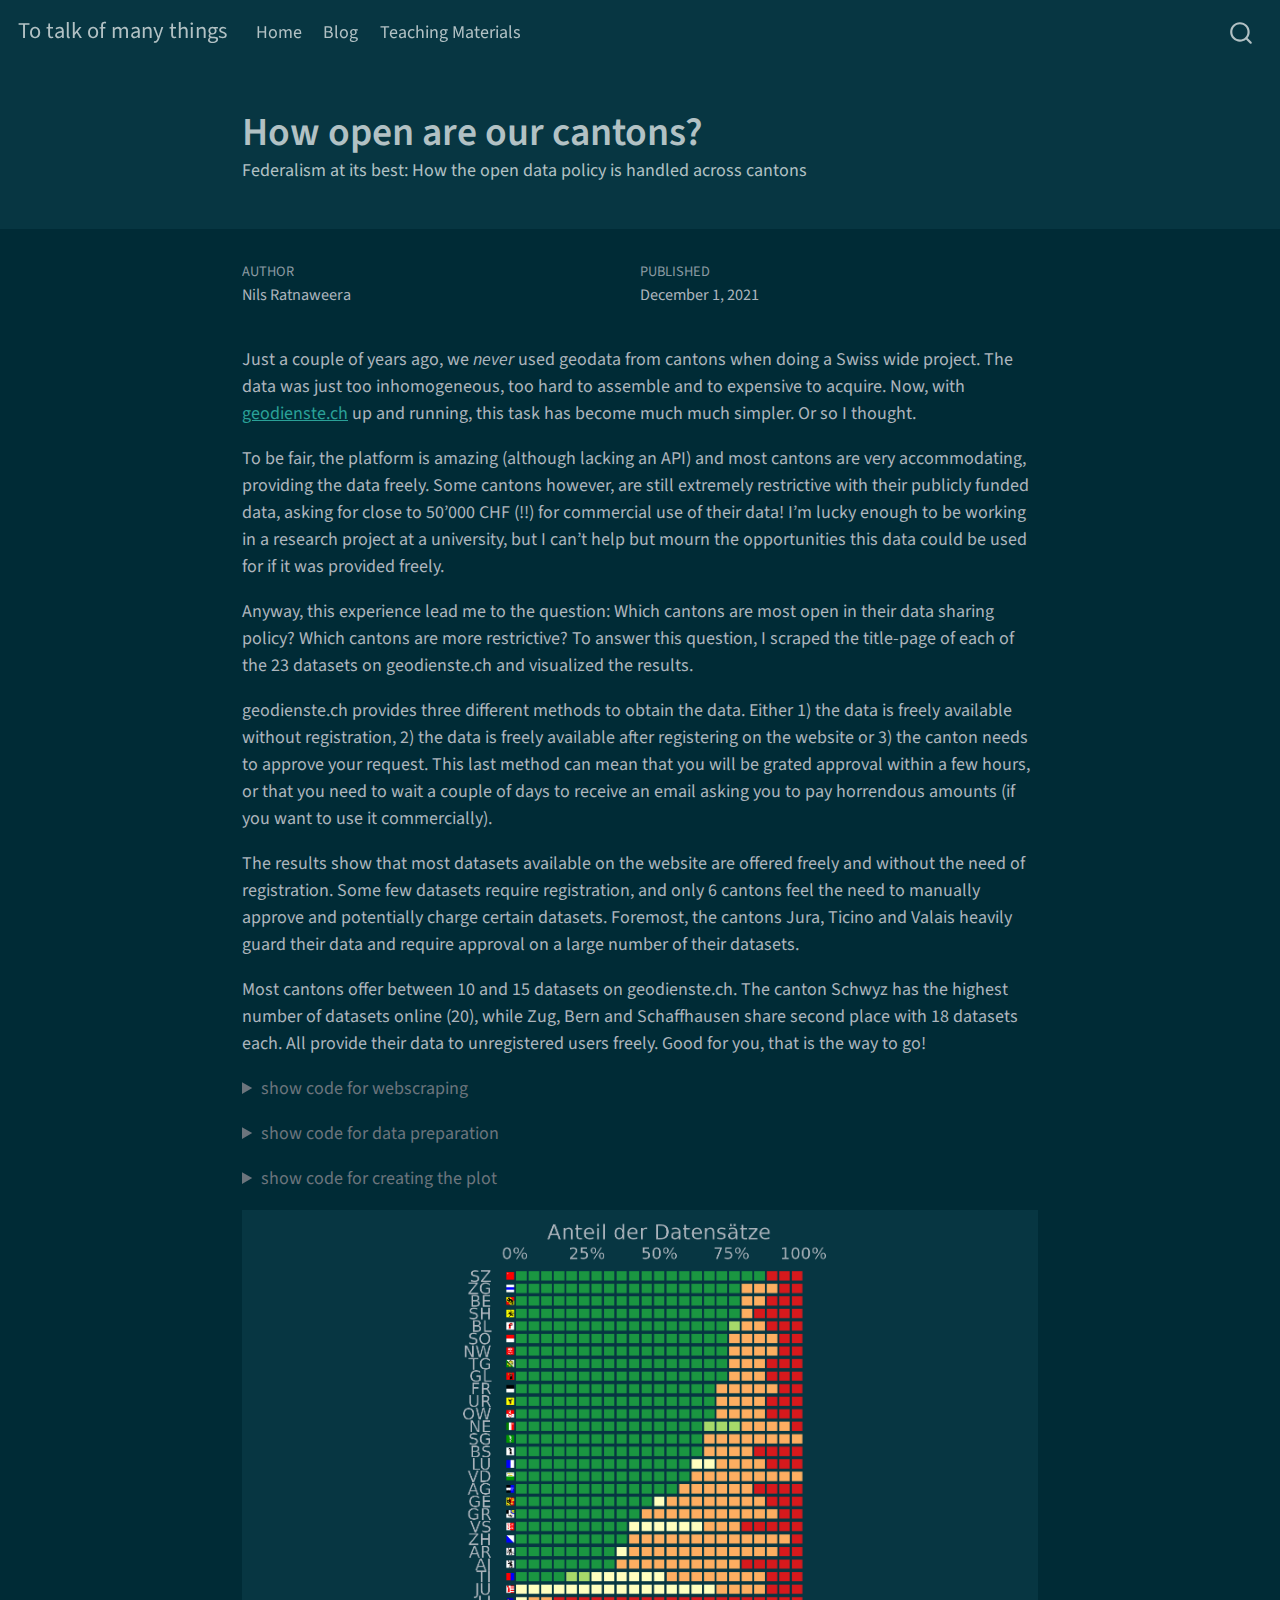
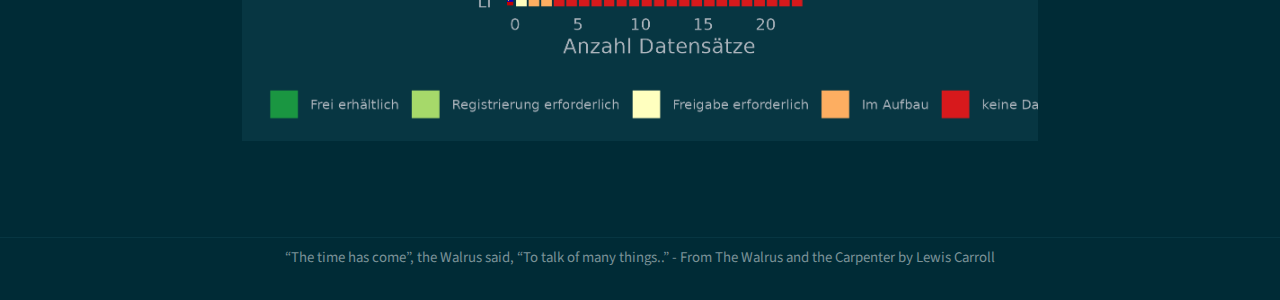
<file: posts/2021-12-01-opendata-per-canton/opendata-per-canton.html>
<!DOCTYPE html>
<html xmlns="http://www.w3.org/1999/xhtml" lang="en" xml:lang="en"><head>
  <meta charset="utf-8">
  <meta name="generator" content="quarto-0.9.135">
  <meta name="viewport" content="width=device-width, initial-scale=1.0, user-scalable=yes">
  <meta name="author" content="Nils Ratnaweera">
  <meta name="dcterms.date" content="2021-12-01">
  <meta name="description" content="Federalism at its best: How the open data policy is handled across cantons">
  <title>To talk of many things - How open are our cantons?</title>
  <style>
    code{white-space: pre-wrap;}
    span.smallcaps{font-variant: small-caps;}
    span.underline{text-decoration: underline;}
    div.column{display: inline-block; vertical-align: top; width: 50%;}
    div.hanging-indent{margin-left: 1.5em; text-indent: -1.5em;}
    ul.task-list{list-style: none;}
    pre > code.sourceCode { white-space: pre; position: relative; }
    pre > code.sourceCode > span { display: inline-block; line-height: 1.25; }
    pre > code.sourceCode > span:empty { height: 1.2em; }
    .sourceCode { overflow: visible; }
    code.sourceCode > span { color: inherit; text-decoration: inherit; }
    div.sourceCode { margin: 1em 0; }
    pre.sourceCode { margin: 0; }
    @media screen {
    div.sourceCode { overflow: auto; }
    }
    @media print {
    pre > code.sourceCode { white-space: pre-wrap; }
    pre > code.sourceCode > span { text-indent: -5em; padding-left: 5em; }
    }
    pre.numberSource code
      { counter-reset: source-line 0; }
    pre.numberSource code > span
      { position: relative; left: -4em; counter-increment: source-line; }
    pre.numberSource code > span > a:first-child::before
      { content: counter(source-line);
        position: relative; left: -1em; text-align: right; vertical-align: baseline;
        border: none; display: inline-block;
        -webkit-touch-callout: none; -webkit-user-select: none;
        -khtml-user-select: none; -moz-user-select: none;
        -ms-user-select: none; user-select: none;
        padding: 0 4px; width: 4em;
        color: #aaaaaa;
      }
    pre.numberSource { margin-left: 3em; border-left: 1px solid #aaaaaa;  padding-left: 4px; }
    div.sourceCode
      {   }
    @media screen {
    pre > code.sourceCode > span > a:first-child::before { text-decoration: underline; }
    }
    code span.al { color: #ff0000; font-weight: bold; } /* Alert */
    code span.an { color: #60a0b0; font-weight: bold; font-style: italic; } /* Annotation */
    code span.at { color: #7d9029; } /* Attribute */
    code span.bn { color: #40a070; } /* BaseN */
    code span.bu { } /* BuiltIn */
    code span.cf { color: #007020; font-weight: bold; } /* ControlFlow */
    code span.ch { color: #4070a0; } /* Char */
    code span.cn { color: #880000; } /* Constant */
    code span.co { color: #60a0b0; font-style: italic; } /* Comment */
    code span.cv { color: #60a0b0; font-weight: bold; font-style: italic; } /* CommentVar */
    code span.do { color: #ba2121; font-style: italic; } /* Documentation */
    code span.dt { color: #902000; } /* DataType */
    code span.dv { color: #40a070; } /* DecVal */
    code span.er { color: #ff0000; font-weight: bold; } /* Error */
    code span.ex { } /* Extension */
    code span.fl { color: #40a070; } /* Float */
    code span.fu { color: #06287e; } /* Function */
    code span.im { } /* Import */
    code span.in { color: #60a0b0; font-weight: bold; font-style: italic; } /* Information */
    code span.kw { color: #007020; font-weight: bold; } /* Keyword */
    code span.op { color: #666666; } /* Operator */
    code span.ot { color: #007020; } /* Other */
    code span.pp { color: #bc7a00; } /* Preprocessor */
    code span.sc { color: #4070a0; } /* SpecialChar */
    code span.ss { color: #bb6688; } /* SpecialString */
    code span.st { color: #4070a0; } /* String */
    code span.va { color: #19177c; } /* Variable */
    code span.vs { color: #4070a0; } /* VerbatimString */
    code span.wa { color: #60a0b0; font-weight: bold; font-style: italic; } /* Warning */
  </style>

  <script src="../../site_libs/quarto-nav/quarto-nav.js"></script>
  <script src="../../site_libs/quarto-nav/headroom.min.js"></script>
  <script src="../../site_libs/clipboard/clipboard.min.js"></script>
  <meta name="quarto:offset" content="../../">
  <script src="../../site_libs/quarto-search/autocomplete.umd.js"></script>
  <script src="../../site_libs/quarto-search/fuse.min.js"></script>
  <script src="../../site_libs/quarto-search/quarto-search.js"></script>
  <script src="../../site_libs/quarto-html/quarto.js"></script>
  <script src="../../site_libs/quarto-html/popper.min.js"></script>
  <script src="../../site_libs/quarto-html/tippy.umd.min.js"></script>
  <script src="../../site_libs/quarto-html/anchor.min.js"></script>
  <link href="../../site_libs/quarto-html/tippy.css" rel="stylesheet">
  <link id="quarto-text-highlighting-styles" href="../../site_libs/quarto-html/quarto-syntax-highlighting-dark.css" rel="stylesheet">
  <script src="../../site_libs/bootstrap/bootstrap.min.js"></script>
  <link href="../../site_libs/bootstrap/bootstrap-icons.css" rel="stylesheet">
  <link href="../../site_libs/bootstrap/bootstrap.min.css" rel="stylesheet">
  <script id="quarto-search-options" type="application/json">{
    "location": "navbar",
    "copy-button": false,
    "collapse-after": 3,
    "panel-placement": "end",
    "type": "overlay",
    "limit": 20,
    "language": {
      "search-no-results-text": "No results",
      "search-matching-documents-text": "matching documents",
      "search-copy-link-title": "Copy link to search",
      "search-hide-matches-text": "Hide additional matches",
      "search-more-match-text": "more match in this document",
      "search-more-matches-text": "more matches in this document",
      "search-clear-button-title": "Clear",
      "search-detached-cancel-button-title": "Cancel",
      "search-submit-button-title": "Submit"
    }
  }</script>
  <!--[if lt IE 9]>
    <script src="//cdnjs.cloudflare.com/ajax/libs/html5shiv/3.7.3/html5shiv-printshiv.min.js"></script>
  <![endif]-->
  <link rel="stylesheet" href="../../styles.css">
</head>
<body class="fullcontent">
<div id="quarto-search-results"></div>
  <header id="quarto-header" class="headroom fixed-top">
    <nav class="navbar navbar-expand-lg navbar-dark ">
      <div class="navbar-container container-fluid">
      <a class="navbar-brand" href="../../index.html">
    <span class="navbar-title">To talk of many things</span>
  </a>
          <button class="navbar-toggler" type="button" data-bs-toggle="collapse" data-bs-target="#navbarCollapse" aria-controls="navbarCollapse" aria-expanded="false" aria-label="Toggle navigation" onclick="if (window.quartoToggleHeadroom) { window.quartoToggleHeadroom(); }">
  <span class="navbar-toggler-icon"></span>
</button>
          <div class="collapse navbar-collapse" id="navbarCollapse">
            <ul class="navbar-nav navbar-nav-scroll me-auto">
  <li class="nav-item">
    <a class="nav-link" href="../../index.html">Home</a>
  </li>  
  <li class="nav-item">
    <a class="nav-link" href="../../blog.html">Blog</a>
  </li>  
  <li class="nav-item">
    <a class="nav-link" href="../../teaching.html">Teaching Materials</a>
  </li>  
</ul>
              <div id="quarto-search" class="" title="Search"></div>
          </div> <!-- /navcollapse -->
      </div> <!-- /container-fluid -->
    </nav>
</header>
<!-- content -->
<div id="quarto-content" class="quarto-container page-columns page-rows-contents page-layout-article page-navbar">
<!-- sidebar -->
<!-- margin-sidebar -->
    
<!-- main -->
<main class="content quarto-banner-title-block page-columns page-full" id="quarto-document-content">
<header id="title-block-header" class="quarto-title-block default page-columns page-full" data-sidebar-align="true">



<div class="quarto-title-banner color-navbar page-columns page-full"><div class="quarto-title column-body"><h1 class="title display-7">How open are our cantons?</h1><div class="quarto-description"><p>Federalism at its best: How the open data policy is handled across cantons
</p></div></div></div><div class="quarto-title-meta"><div><div class="quarto-title-meta-heading">Author</div><div class="quarto-title-meta-contents"><div class="quarto-title-authors"><div>Nils Ratnaweera</div></div></div></div><div><div class="quarto-title-meta-heading">Published</div><div class="quarto-title-meta-contents"><p class="date">December 1, 2021</p></div></div></div></header>
<p>Just a couple of years ago, we <em>never</em> used geodata from cantons when doing a Swiss wide project. The data was just too inhomogeneous, too hard to assemble and to expensive to acquire. Now, with <a href="https://geodienste.ch/">geodienste.ch</a> up and running, this task has become much much simpler. Or so I thought.</p>
<p>To be fair, the platform is amazing (although lacking an API) and most cantons are very accommodating, providing the data freely. Some cantons however, are still extremely restrictive with their publicly funded data, asking for close to 50’000 CHF (!!) for commercial use of their data! I’m lucky enough to be working in a research project at a university, but I can’t help but mourn the opportunities this data could be used for if it was provided freely.</p>
<p>Anyway, this experience lead me to the question: Which cantons are most open in their data sharing policy? Which cantons are more restrictive? To answer this question, I scraped the title-page of each of the 23 datasets on geodienste.ch and visualized the results.</p>
<p>geodienste.ch provides three different methods to obtain the data. Either 1) the data is freely available without registration, 2) the data is freely available after registering on the website or 3) the canton needs to approve your request. This last method can mean that you will be grated approval within a few hours, or that you need to wait a couple of days to receive an email asking you to pay horrendous amounts (if you want to use it commercially).</p>
<p>The results show that most datasets available on the website are offered freely and without the need of registration. Some few datasets require registration, and only 6 cantons feel the need to manually approve and potentially charge certain datasets. Foremost, the cantons Jura, Ticino and Valais heavily guard their data and require approval on a large number of their datasets.</p>
<p>Most cantons offer between 10 and 15 datasets on geodienste.ch. The canton Schwyz has the highest number of datasets online (20), while Zug, Bern and Schaffhausen share second place with 18 datasets each. All provide their data to unregistered users freely. Good for you, that is the way to go!</p>
<div class="cell" data-file="get_data_geodienste.R">
<details>
<summary>show code for webscraping</summary>
<div class="sourceCode" id="cb1"><pre class="sourceCode r cell-code code-with-copy"><code class="sourceCode r"><span id="cb1-1"><a href="#cb1-1" aria-hidden="true" tabindex="-1"></a><span class="fu">library</span>(httr)</span>
<span id="cb1-2"><a href="#cb1-2" aria-hidden="true" tabindex="-1"></a><span class="fu">library</span>(xml2)</span>
<span id="cb1-3"><a href="#cb1-3" aria-hidden="true" tabindex="-1"></a><span class="fu">library</span>(rvest)</span>
<span id="cb1-4"><a href="#cb1-4" aria-hidden="true" tabindex="-1"></a><span class="fu">library</span>(tidyverse)</span>
<span id="cb1-5"><a href="#cb1-5" aria-hidden="true" tabindex="-1"></a></span>
<span id="cb1-6"><a href="#cb1-6" aria-hidden="true" tabindex="-1"></a>services <span class="ot">&lt;-</span> <span class="fu">read_html</span>(<span class="st">"https://geodienste.ch/versions_overview"</span>) <span class="sc">%&gt;%</span></span>
<span id="cb1-7"><a href="#cb1-7" aria-hidden="true" tabindex="-1"></a>  <span class="fu">html_elements</span>(<span class="st">"a"</span>) <span class="sc">%&gt;%</span></span>
<span id="cb1-8"><a href="#cb1-8" aria-hidden="true" tabindex="-1"></a>  <span class="fu">html_attr</span>(<span class="st">"href"</span>)</span>
<span id="cb1-9"><a href="#cb1-9" aria-hidden="true" tabindex="-1"></a></span>
<span id="cb1-10"><a href="#cb1-10" aria-hidden="true" tabindex="-1"></a>services <span class="ot">&lt;-</span> services[<span class="fu">str_detect</span>(services, <span class="st">"/services/"</span>)]</span>
<span id="cb1-11"><a href="#cb1-11" aria-hidden="true" tabindex="-1"></a></span>
<span id="cb1-12"><a href="#cb1-12" aria-hidden="true" tabindex="-1"></a></span>
<span id="cb1-13"><a href="#cb1-13" aria-hidden="true" tabindex="-1"></a>kantone <span class="ot">&lt;-</span> <span class="fu">read_html</span>(<span class="st">"https://geodienste.ch/services/av"</span>) <span class="sc">%&gt;%</span></span>
<span id="cb1-14"><a href="#cb1-14" aria-hidden="true" tabindex="-1"></a>  <span class="fu">html_elements</span>(<span class="st">".wappen-kt"</span>) <span class="sc">%&gt;%</span></span>
<span id="cb1-15"><a href="#cb1-15" aria-hidden="true" tabindex="-1"></a>  <span class="fu">html_text</span>()</span>
<span id="cb1-16"><a href="#cb1-16" aria-hidden="true" tabindex="-1"></a></span>
<span id="cb1-17"><a href="#cb1-17" aria-hidden="true" tabindex="-1"></a>kantone <span class="ot">&lt;-</span> <span class="fu">str_trim</span>(kantone)</span>
<span id="cb1-18"><a href="#cb1-18" aria-hidden="true" tabindex="-1"></a>wappen <span class="ot">&lt;-</span> <span class="fu">read_html</span>(<span class="st">"https://geodienste.ch/services/av"</span>) <span class="sc">%&gt;%</span></span>
<span id="cb1-19"><a href="#cb1-19" aria-hidden="true" tabindex="-1"></a>  <span class="fu">html_elements</span>(<span class="st">".wappen-kt"</span>) <span class="sc">%&gt;%</span></span>
<span id="cb1-20"><a href="#cb1-20" aria-hidden="true" tabindex="-1"></a>  <span class="fu">html_elements</span>(<span class="st">"img"</span>) <span class="sc">%&gt;%</span></span>
<span id="cb1-21"><a href="#cb1-21" aria-hidden="true" tabindex="-1"></a>  <span class="fu">html_attr</span>(<span class="st">"src"</span>)</span>
<span id="cb1-22"><a href="#cb1-22" aria-hidden="true" tabindex="-1"></a></span>
<span id="cb1-23"><a href="#cb1-23" aria-hidden="true" tabindex="-1"></a>kantone2 <span class="ot">&lt;-</span> <span class="fu">paste0</span>(kantone,<span class="fu">str_extract</span>(wappen, <span class="st">"</span><span class="sc">\\</span><span class="st">.</span><span class="sc">\\</span><span class="st">w{3}$"</span>))</span>
<span id="cb1-24"><a href="#cb1-24" aria-hidden="true" tabindex="-1"></a></span>
<span id="cb1-25"><a href="#cb1-25" aria-hidden="true" tabindex="-1"></a></span>
<span id="cb1-26"><a href="#cb1-26" aria-hidden="true" tabindex="-1"></a><span class="fu">map2</span>(kantone2, wappen, <span class="cf">function</span>(x,y){</span>
<span id="cb1-27"><a href="#cb1-27" aria-hidden="true" tabindex="-1"></a>  <span class="fu">download.file</span>(<span class="fu">paste0</span>(<span class="st">"https://geodienste.ch/"</span>,y),<span class="fu">file.path</span>(<span class="st">"wappen"</span>,x))</span>
<span id="cb1-28"><a href="#cb1-28" aria-hidden="true" tabindex="-1"></a>})</span>
<span id="cb1-29"><a href="#cb1-29" aria-hidden="true" tabindex="-1"></a></span>
<span id="cb1-30"><a href="#cb1-30" aria-hidden="true" tabindex="-1"></a>fi <span class="ot">&lt;-</span> <span class="fu">list.files</span>(<span class="st">"wappen/"</span>,<span class="st">".png"</span>, <span class="at">full.names =</span> <span class="cn">TRUE</span>)</span>
<span id="cb1-31"><a href="#cb1-31" aria-hidden="true" tabindex="-1"></a></span>
<span id="cb1-32"><a href="#cb1-32" aria-hidden="true" tabindex="-1"></a><span class="fu">file.rename</span>(fi, <span class="fu">str_remove</span>(fi, <span class="st">" "</span>))</span>
<span id="cb1-33"><a href="#cb1-33" aria-hidden="true" tabindex="-1"></a></span>
<span id="cb1-34"><a href="#cb1-34" aria-hidden="true" tabindex="-1"></a></span>
<span id="cb1-35"><a href="#cb1-35" aria-hidden="true" tabindex="-1"></a>myres <span class="ot">&lt;-</span> <span class="fu">map</span>(services, <span class="cf">function</span>(url_i){</span>
<span id="cb1-36"><a href="#cb1-36" aria-hidden="true" tabindex="-1"></a>  res <span class="ot">&lt;-</span> <span class="fu">read_html</span>(<span class="fu">paste0</span>(<span class="st">"https://geodienste.ch/"</span>,url_i)) <span class="sc">%&gt;%</span></span>
<span id="cb1-37"><a href="#cb1-37" aria-hidden="true" tabindex="-1"></a>    <span class="co"># html_elements(".canton-table") %&gt;%</span></span>
<span id="cb1-38"><a href="#cb1-38" aria-hidden="true" tabindex="-1"></a>    <span class="fu">html_table</span>() <span class="sc">%&gt;%</span></span>
<span id="cb1-39"><a href="#cb1-39" aria-hidden="true" tabindex="-1"></a>    magrittr<span class="sc">::</span><span class="fu">extract2</span>(<span class="dv">1</span>)</span>
<span id="cb1-40"><a href="#cb1-40" aria-hidden="true" tabindex="-1"></a>  </span>
<span id="cb1-41"><a href="#cb1-41" aria-hidden="true" tabindex="-1"></a>  res <span class="ot">&lt;-</span> res <span class="sc">%&gt;%</span> </span>
<span id="cb1-42"><a href="#cb1-42" aria-hidden="true" tabindex="-1"></a>    janitor<span class="sc">::</span><span class="fu">clean_names</span>()</span>
<span id="cb1-43"><a href="#cb1-43" aria-hidden="true" tabindex="-1"></a>  </span>
<span id="cb1-44"><a href="#cb1-44" aria-hidden="true" tabindex="-1"></a>  res <span class="sc">%&gt;%</span></span>
<span id="cb1-45"><a href="#cb1-45" aria-hidden="true" tabindex="-1"></a>    <span class="fu">filter</span>(<span class="sc">!</span><span class="fu">is.na</span>(info))</span>
<span id="cb1-46"><a href="#cb1-46" aria-hidden="true" tabindex="-1"></a>})</span>
<span id="cb1-47"><a href="#cb1-47" aria-hidden="true" tabindex="-1"></a></span>
<span id="cb1-48"><a href="#cb1-48" aria-hidden="true" tabindex="-1"></a>res2 <span class="ot">&lt;-</span> <span class="fu">map2_dfr</span>(myres, services, <span class="cf">function</span>(mydf, serv){</span>
<span id="cb1-49"><a href="#cb1-49" aria-hidden="true" tabindex="-1"></a>  mydf <span class="ot">&lt;-</span> mydf[,<span class="dv">1</span><span class="sc">:</span><span class="dv">3</span>]</span>
<span id="cb1-50"><a href="#cb1-50" aria-hidden="true" tabindex="-1"></a>  mydf<span class="sc">$</span>services <span class="ot">&lt;-</span> serv</span>
<span id="cb1-51"><a href="#cb1-51" aria-hidden="true" tabindex="-1"></a>  mydf</span>
<span id="cb1-52"><a href="#cb1-52" aria-hidden="true" tabindex="-1"></a>})</span>
<span id="cb1-53"><a href="#cb1-53" aria-hidden="true" tabindex="-1"></a></span>
<span id="cb1-54"><a href="#cb1-54" aria-hidden="true" tabindex="-1"></a><span class="fu">write_csv</span>(res2, <span class="st">"geodienste-raw.csv"</span>)</span></code><button title="Copy to Clipboard" class="code-copy-button"><i class="bi"></i></button></pre></div>
</details>
</div>
<div class="cell">
<details>
<summary>show code for data preparation</summary>
<div class="sourceCode" id="cb2"><pre class="sourceCode r cell-code code-with-copy"><code class="sourceCode r"><span id="cb2-1"><a href="#cb2-1" aria-hidden="true" tabindex="-1"></a><span class="fu">library</span>(tidyverse)</span>
<span id="cb2-2"><a href="#cb2-2" aria-hidden="true" tabindex="-1"></a><span class="fu">library</span>(sf)</span>
<span id="cb2-3"><a href="#cb2-3" aria-hidden="true" tabindex="-1"></a><span class="fu">library</span>(cowplot)</span>
<span id="cb2-4"><a href="#cb2-4" aria-hidden="true" tabindex="-1"></a></span>
<span id="cb2-5"><a href="#cb2-5" aria-hidden="true" tabindex="-1"></a></span>
<span id="cb2-6"><a href="#cb2-6" aria-hidden="true" tabindex="-1"></a>res2 <span class="ot">&lt;-</span> <span class="fu">read_csv</span>(<span class="st">"geodienste-raw.csv"</span>)</span>
<span id="cb2-7"><a href="#cb2-7" aria-hidden="true" tabindex="-1"></a>facs <span class="ot">&lt;-</span> <span class="fu">c</span>(<span class="st">"Frei erhältlich"</span>,<span class="st">"Registrierung erforderlich"</span>,<span class="st">"Freigabe erforderlich"</span>,<span class="st">"Im Aufbau"</span>, <span class="st">"keine Daten"</span>)</span>
<span id="cb2-8"><a href="#cb2-8" aria-hidden="true" tabindex="-1"></a></span>
<span id="cb2-9"><a href="#cb2-9" aria-hidden="true" tabindex="-1"></a>res3 <span class="ot">&lt;-</span> res2 <span class="sc">%&gt;%</span></span>
<span id="cb2-10"><a href="#cb2-10" aria-hidden="true" tabindex="-1"></a>  <span class="fu">separate</span>(verfugbarkeit, <span class="fu">c</span>(<span class="st">"verfugbarkeit"</span>,<span class="st">"verfugbarkeit2"</span>), <span class="at">sep =</span> <span class="st">"</span><span class="sc">\\</span><span class="st">n</span><span class="sc">\\</span><span class="st">s+"</span>) <span class="sc">%&gt;%</span> </span>
<span id="cb2-11"><a href="#cb2-11" aria-hidden="true" tabindex="-1"></a>  <span class="fu">select</span>(<span class="sc">-</span>verfugbarkeit2) <span class="sc">%&gt;%</span><span class="co"># verfugbarkeit2 seems to be erroneous </span></span>
<span id="cb2-12"><a href="#cb2-12" aria-hidden="true" tabindex="-1"></a>  <span class="fu">mutate</span>(</span>
<span id="cb2-13"><a href="#cb2-13" aria-hidden="true" tabindex="-1"></a>    <span class="at">erhaeltlich_ab =</span> <span class="fu">str_extract</span>(verfugbarkeit, <span class="st">"</span><span class="sc">\\</span><span class="st">d{2}</span><span class="sc">\\</span><span class="st">.</span><span class="sc">\\</span><span class="st">d{2}</span><span class="sc">\\</span><span class="st">.</span><span class="sc">\\</span><span class="st">d{4}"</span>),</span>
<span id="cb2-14"><a href="#cb2-14" aria-hidden="true" tabindex="-1"></a>    <span class="at">verfugbarkeit =</span> <span class="fu">str_remove</span>(verfugbarkeit, <span class="st">"</span><span class="sc">\\</span><span class="st">s</span><span class="sc">\\</span><span class="st">(.+</span><span class="sc">\\</span><span class="st">)"</span>)</span>
<span id="cb2-15"><a href="#cb2-15" aria-hidden="true" tabindex="-1"></a>  ) <span class="sc">%&gt;%</span></span>
<span id="cb2-16"><a href="#cb2-16" aria-hidden="true" tabindex="-1"></a>  <span class="fu">rename</span>(<span class="at">kanton =</span> x)</span>
<span id="cb2-17"><a href="#cb2-17" aria-hidden="true" tabindex="-1"></a></span>
<span id="cb2-18"><a href="#cb2-18" aria-hidden="true" tabindex="-1"></a></span>
<span id="cb2-19"><a href="#cb2-19" aria-hidden="true" tabindex="-1"></a>res3_wide <span class="ot">&lt;-</span>res3 <span class="sc">%&gt;%</span></span>
<span id="cb2-20"><a href="#cb2-20" aria-hidden="true" tabindex="-1"></a>  <span class="fu">group_by</span>(kanton, verfugbarkeit) <span class="sc">%&gt;%</span>  </span>
<span id="cb2-21"><a href="#cb2-21" aria-hidden="true" tabindex="-1"></a>  <span class="fu">count</span>() <span class="sc">%&gt;%</span></span>
<span id="cb2-22"><a href="#cb2-22" aria-hidden="true" tabindex="-1"></a>  <span class="fu">mutate</span>(<span class="at">verfugbarkeit_code =</span> <span class="fu">paste0</span>(<span class="st">"verf"</span>,<span class="fu">as.integer</span>(<span class="fu">factor</span>(verfugbarkeit, facs)))) <span class="sc">%&gt;%</span></span>
<span id="cb2-23"><a href="#cb2-23" aria-hidden="true" tabindex="-1"></a>  <span class="fu">ungroup</span>() <span class="sc">%&gt;%</span></span>
<span id="cb2-24"><a href="#cb2-24" aria-hidden="true" tabindex="-1"></a>  <span class="fu">select</span>(<span class="sc">-</span>verfugbarkeit) <span class="sc">%&gt;%</span></span>
<span id="cb2-25"><a href="#cb2-25" aria-hidden="true" tabindex="-1"></a>  <span class="fu">pivot_wider</span>(<span class="at">names_from =</span> verfugbarkeit_code, <span class="at">values_from =</span> n,<span class="at">values_fill =</span> <span class="dv">0</span>) <span class="sc">%&gt;%</span></span>
<span id="cb2-26"><a href="#cb2-26" aria-hidden="true" tabindex="-1"></a>  <span class="fu">select</span>(kanton, <span class="fu">order</span>(<span class="fu">colnames</span>(.))) <span class="sc">%&gt;%</span></span>
<span id="cb2-27"><a href="#cb2-27" aria-hidden="true" tabindex="-1"></a>  <span class="fu">arrange</span>(<span class="fu">across</span>(<span class="fu">starts_with</span>(<span class="st">"verf"</span>)))</span>
<span id="cb2-28"><a href="#cb2-28" aria-hidden="true" tabindex="-1"></a></span>
<span id="cb2-29"><a href="#cb2-29" aria-hidden="true" tabindex="-1"></a></span>
<span id="cb2-30"><a href="#cb2-30" aria-hidden="true" tabindex="-1"></a>res4 <span class="ot">&lt;-</span> res3 <span class="sc">%&gt;%</span></span>
<span id="cb2-31"><a href="#cb2-31" aria-hidden="true" tabindex="-1"></a>  <span class="fu">mutate</span>(</span>
<span id="cb2-32"><a href="#cb2-32" aria-hidden="true" tabindex="-1"></a>    <span class="at">kanton =</span> <span class="fu">factor</span>(kanton, <span class="at">levels =</span> res3_wide<span class="sc">$</span>kanton, <span class="at">ordered =</span> <span class="cn">TRUE</span>),</span>
<span id="cb2-33"><a href="#cb2-33" aria-hidden="true" tabindex="-1"></a>    <span class="at">verfugbarkeit =</span> <span class="fu">factor</span>(verfugbarkeit, <span class="at">levels =</span> facs, <span class="at">ordered =</span> <span class="cn">TRUE</span>),</span>
<span id="cb2-34"><a href="#cb2-34" aria-hidden="true" tabindex="-1"></a>    <span class="at">x =</span> <span class="dv">1</span></span>
<span id="cb2-35"><a href="#cb2-35" aria-hidden="true" tabindex="-1"></a>  ) </span>
<span id="cb2-36"><a href="#cb2-36" aria-hidden="true" tabindex="-1"></a></span>
<span id="cb2-37"><a href="#cb2-37" aria-hidden="true" tabindex="-1"></a></span>
<span id="cb2-38"><a href="#cb2-38" aria-hidden="true" tabindex="-1"></a>wappen_df <span class="ot">&lt;-</span> <span class="fu">tibble</span>(<span class="at">file =</span> <span class="fu">list.files</span>(<span class="st">"wappen"</span>,<span class="at">full.names =</span> <span class="cn">TRUE</span>)) <span class="sc">%&gt;%</span></span>
<span id="cb2-39"><a href="#cb2-39" aria-hidden="true" tabindex="-1"></a>  <span class="fu">mutate</span>(</span>
<span id="cb2-40"><a href="#cb2-40" aria-hidden="true" tabindex="-1"></a>    <span class="at">kanton =</span> <span class="fu">str_extract</span>(file, <span class="st">"[A-Z][A-Z]"</span>),</span>
<span id="cb2-41"><a href="#cb2-41" aria-hidden="true" tabindex="-1"></a>) <span class="sc">%&gt;%</span></span>
<span id="cb2-42"><a href="#cb2-42" aria-hidden="true" tabindex="-1"></a>  <span class="fu">left_join</span>(res3_wide, ., <span class="at">by =</span> <span class="st">"kanton"</span>) <span class="sc">%&gt;%</span></span>
<span id="cb2-43"><a href="#cb2-43" aria-hidden="true" tabindex="-1"></a>  <span class="fu">mutate</span>(<span class="at">y =</span> <span class="fu">row_number</span>())</span></code><button title="Copy to Clipboard" class="code-copy-button"><i class="bi"></i></button></pre></div>
</details>
</div>
<div class="cell">
<details>
<summary>show code for creating the plot</summary>
<div class="sourceCode" id="cb3"><pre class="sourceCode r cell-code code-with-copy"><code class="sourceCode r"><span id="cb3-1"><a href="#cb3-1" aria-hidden="true" tabindex="-1"></a>cols <span class="ot">&lt;-</span> <span class="fu">rev</span>(RColorBrewer<span class="sc">::</span><span class="fu">brewer.pal</span>(<span class="dv">5</span>, <span class="st">"RdYlGn"</span>))</span>
<span id="cb3-2"><a href="#cb3-2" aria-hidden="true" tabindex="-1"></a></span>
<span id="cb3-3"><a href="#cb3-3" aria-hidden="true" tabindex="-1"></a>plot_bg_col <span class="ot">&lt;-</span> <span class="fu">Sys.getenv</span>(<span class="st">"plot_bg_col"</span>) </span>
<span id="cb3-4"><a href="#cb3-4" aria-hidden="true" tabindex="-1"></a>text_col <span class="ot">&lt;-</span> <span class="fu">Sys.getenv</span>(<span class="st">"text_col"</span>)</span>
<span id="cb3-5"><a href="#cb3-5" aria-hidden="true" tabindex="-1"></a></span>
<span id="cb3-6"><a href="#cb3-6" aria-hidden="true" tabindex="-1"></a>p <span class="ot">&lt;-</span> res4 <span class="sc">%&gt;%</span></span>
<span id="cb3-7"><a href="#cb3-7" aria-hidden="true" tabindex="-1"></a>  <span class="fu">ggplot</span>(<span class="fu">aes</span>(x, kanton, <span class="at">fill =</span> verfugbarkeit)) <span class="sc">+</span> </span>
<span id="cb3-8"><a href="#cb3-8" aria-hidden="true" tabindex="-1"></a>  <span class="fu">geom_col</span>(<span class="at">position =</span> <span class="fu">position_stack</span>(<span class="at">reverse =</span> <span class="cn">TRUE</span>), <span class="at">color =</span> plot_bg_col) <span class="sc">+</span></span>
<span id="cb3-9"><a href="#cb3-9" aria-hidden="true" tabindex="-1"></a>  <span class="fu">pmap</span>(<span class="fu">select</span>(wappen_df, file, y), <span class="cf">function</span>(file, y){<span class="fu">draw_image</span>(file, <span class="at">x =</span> <span class="sc">-</span><span class="dv">0</span>, <span class="at">y =</span> y, <span class="at">width =</span> <span class="fl">0.8</span>, <span class="at">height =</span> <span class="fl">0.6</span>,<span class="at">hjust =</span> <span class="dv">1</span>,<span class="at">vjust =</span> <span class="fl">0.5</span>)}) <span class="sc">+</span></span>
<span id="cb3-10"><a href="#cb3-10" aria-hidden="true" tabindex="-1"></a>  <span class="fu">scale_fill_manual</span>(<span class="st">"Status"</span>,<span class="at">values =</span> cols) <span class="sc">+</span></span>
<span id="cb3-11"><a href="#cb3-11" aria-hidden="true" tabindex="-1"></a>  <span class="fu">scale_x_continuous</span>(<span class="st">"Anzahl Datensätze"</span>,<span class="at">sec.axis =</span> <span class="fu">sec_axis</span>(<span class="sc">~</span>.<span class="sc">/</span><span class="dv">23</span>,<span class="st">"Anteil der Datensätze"</span>, <span class="at">labels =</span> scales<span class="sc">::</span><span class="fu">percent_format</span>())) <span class="sc">+</span></span>
<span id="cb3-12"><a href="#cb3-12" aria-hidden="true" tabindex="-1"></a>  <span class="co"># guides(fill = guide_legend(title.position = "top",title.hjust = 0.5)) +</span></span>
<span id="cb3-13"><a href="#cb3-13" aria-hidden="true" tabindex="-1"></a>  <span class="fu">theme_minimal</span>() <span class="sc">+</span></span>
<span id="cb3-14"><a href="#cb3-14" aria-hidden="true" tabindex="-1"></a>  <span class="fu">theme</span>(<span class="at">legend.position =</span> <span class="st">"bottom"</span>,</span>
<span id="cb3-15"><a href="#cb3-15" aria-hidden="true" tabindex="-1"></a>        <span class="at">axis.title.y =</span> <span class="fu">element_blank</span>(), </span>
<span id="cb3-16"><a href="#cb3-16" aria-hidden="true" tabindex="-1"></a>        <span class="at">panel.grid =</span> <span class="fu">element_blank</span>(),</span>
<span id="cb3-17"><a href="#cb3-17" aria-hidden="true" tabindex="-1"></a>        <span class="at">plot.background =</span> <span class="fu">element_rect</span>(<span class="at">fill =</span> plot_bg_col, <span class="at">colour =</span> <span class="cn">NA</span>),</span>
<span id="cb3-18"><a href="#cb3-18" aria-hidden="true" tabindex="-1"></a>        <span class="at">panel.background =</span> <span class="fu">element_rect</span>(<span class="at">fill =</span> plot_bg_col, <span class="at">colour =</span> <span class="cn">NA</span>),</span>
<span id="cb3-19"><a href="#cb3-19" aria-hidden="true" tabindex="-1"></a>        <span class="at">legend.text =</span> <span class="fu">element_text</span>(<span class="at">size =</span> <span class="dv">7</span>),</span>
<span id="cb3-20"><a href="#cb3-20" aria-hidden="true" tabindex="-1"></a>        <span class="at">legend.title =</span> <span class="fu">element_blank</span>(),</span>
<span id="cb3-21"><a href="#cb3-21" aria-hidden="true" tabindex="-1"></a>        <span class="at">text =</span> <span class="fu">element_text</span>(<span class="at">colour =</span> text_col),</span>
<span id="cb3-22"><a href="#cb3-22" aria-hidden="true" tabindex="-1"></a>        <span class="at">axis.text =</span> <span class="fu">element_text</span>(<span class="at">colour =</span> text_col)</span>
<span id="cb3-23"><a href="#cb3-23" aria-hidden="true" tabindex="-1"></a>        ) <span class="sc">+</span></span>
<span id="cb3-24"><a href="#cb3-24" aria-hidden="true" tabindex="-1"></a>  <span class="fu">coord_equal</span>() <span class="co">#+ theme(plot.background = element_rect(fill = "plot_bg_col"))</span></span>
<span id="cb3-25"><a href="#cb3-25" aria-hidden="true" tabindex="-1"></a></span>
<span id="cb3-26"><a href="#cb3-26" aria-hidden="true" tabindex="-1"></a><span class="fu">ggsave</span>(<span class="st">"preview.png"</span>, <span class="at">width =</span> <span class="dv">15</span>, <span class="at">height =</span> <span class="dv">10</span>, <span class="at">units =</span> <span class="st">"cm"</span>,<span class="at">scale =</span> <span class="fl">1.4</span>)</span></code><button title="Copy to Clipboard" class="code-copy-button"><i class="bi"></i></button></pre></div>
</details>
</div>
<div class="cell">

</div>
<p><img src="preview.png" class="img-fluid"></p>



</main> <!-- /main -->
<script type="application/javascript">
window.document.addEventListener("DOMContentLoaded", function (event) {
  const icon = "";
  const anchorJS = new window.AnchorJS();
  anchorJS.options = {
    placement: 'right',
    icon: icon
  };
  anchorJS.add('.anchored');
  const clipboard = new window.ClipboardJS('.code-copy-button', {
    target: function(trigger) {
      return trigger.previousElementSibling;
    }
  });
  clipboard.on('success', function(e) {
    // button target
    const button = e.trigger;
    // don't keep focus
    button.blur();
    // flash "checked"
    button.classList.add('code-copy-button-checked');
    setTimeout(function() {
      button.classList.remove('code-copy-button-checked');
    }, 1000);
    // clear code selection
    e.clearSelection();
  });
  function tippyHover(el, contentFn) {
    const config = {
      allowHTML: true,
      content: contentFn,
      maxWidth: 500,
      delay: 100,
      arrow: false,
      appendTo: function(el) {
          return el.parentElement;
      },
      interactive: true,
      interactiveBorder: 10,
      theme: 'quarto',
      placement: 'bottom-start'
    };
    window.tippy(el, config); 
  }
  const noterefs = window.document.querySelectorAll('a[role="doc-noteref"]');
  for (var i=0; i<noterefs.length; i++) {
    const ref = noterefs[i];
    tippyHover(ref, function() {
      let href = ref.getAttribute('href');
      try { href = new URL(href).hash; } catch {}
      const id = href.replace(/^#\/?/, "");
      const note = window.document.getElementById(id);
      return note.innerHTML;
    });
  }
  var bibliorefs = window.document.querySelectorAll('a[role="doc-biblioref"]');
  for (var i=0; i<bibliorefs.length; i++) {
    const ref = bibliorefs[i];
    const cites = ref.parentNode.getAttribute('data-cites').split(' ');
    tippyHover(ref, function() {
      var popup = window.document.createElement('div');
      cites.forEach(function(cite) {
        var citeDiv = window.document.createElement('div');
        citeDiv.classList.add('hanging-indent');
        citeDiv.classList.add('csl-entry');
        var biblioDiv = window.document.getElementById('ref-' + cite);
        if (biblioDiv) {
          citeDiv.innerHTML = biblioDiv.innerHTML;
        }
        popup.appendChild(citeDiv);
      });
      return popup.innerHTML;
    });
  }
});
</script>
</div> <!-- /content -->
<footer class="footer">
  <div class="nav-footer">
      <div class="nav-footer-center">“The time has come”, the Walrus said, “To talk of many things..” - From The Walrus and the Carpenter by Lewis Carroll</div>
  </div>
</footer>


</body></html>
</file>
<file: site_libs/quarto-html/tippy.css>
.tippy-box[data-animation=fade][data-state=hidden]{opacity:0}[data-tippy-root]{max-width:calc(100vw - 10px)}.tippy-box{position:relative;background-color:#333;color:#fff;border-radius:4px;font-size:14px;line-height:1.4;white-space:normal;outline:0;transition-property:transform,visibility,opacity}.tippy-box[data-placement^=top]>.tippy-arrow{bottom:0}.tippy-box[data-placement^=top]>.tippy-arrow:before{bottom:-7px;left:0;border-width:8px 8px 0;border-top-color:initial;transform-origin:center top}.tippy-box[data-placement^=bottom]>.tippy-arrow{top:0}.tippy-box[data-placement^=bottom]>.tippy-arrow:before{top:-7px;left:0;border-width:0 8px 8px;border-bottom-color:initial;transform-origin:center bottom}.tippy-box[data-placement^=left]>.tippy-arrow{right:0}.tippy-box[data-placement^=left]>.tippy-arrow:before{border-width:8px 0 8px 8px;border-left-color:initial;right:-7px;transform-origin:center left}.tippy-box[data-placement^=right]>.tippy-arrow{left:0}.tippy-box[data-placement^=right]>.tippy-arrow:before{left:-7px;border-width:8px 8px 8px 0;border-right-color:initial;transform-origin:center right}.tippy-box[data-inertia][data-state=visible]{transition-timing-function:cubic-bezier(.54,1.5,.38,1.11)}.tippy-arrow{width:16px;height:16px;color:#333}.tippy-arrow:before{content:"";position:absolute;border-color:transparent;border-style:solid}.tippy-content{position:relative;padding:5px 9px;z-index:1}
</file>
<file: site_libs/quarto-html/quarto-syntax-highlighting-dark.css>
/* quarto syntax highlight colors */
:root {
  --quarto-hl-al-color: #f07178;
  --quarto-hl-an-color: #d4d0ab;
  --quarto-hl-at-color: #00e0e0;
  --quarto-hl-bn-color: #d4d0ab;
  --quarto-hl-bu-color: #abe338;
  --quarto-hl-ch-color: #abe338;
  --quarto-hl-co-color: #f8f8f2;
  --quarto-hl-cv-color: #ffd700;
  --quarto-hl-cn-color: #ffd700;
  --quarto-hl-cf-color: #ffa07a;
  --quarto-hl-dt-color: #ffa07a;
  --quarto-hl-dv-color: #d4d0ab;
  --quarto-hl-do-color: #f8f8f2;
  --quarto-hl-er-color: #f07178;
  --quarto-hl-ex-color: #00e0e0;
  --quarto-hl-fl-color: #d4d0ab;
  --quarto-hl-fu-color: #ffa07a;
  --quarto-hl-im-color: #abe338;
  --quarto-hl-in-color: #d4d0ab;
  --quarto-hl-kw-color: #ffa07a;
  --quarto-hl-op-color: #ffa07a;
  --quarto-hl-pp-color: #dcc6e0;
  --quarto-hl-re-color: #00e0e0;
  --quarto-hl-sc-color: #abe338;
  --quarto-hl-ss-color: #abe338;
  --quarto-hl-st-color: #abe338;
  --quarto-hl-va-color: #00e0e0;
  --quarto-hl-vs-color: #abe338;
  --quarto-hl-wa-color: #dcc6e0;
}

/* other quarto variables */
:root {
  --quarto-font-monospace: SFMono-Regular, Menlo, Monaco, Consolas, "Liberation Mono", "Courier New", monospace;
}

code span.al {
  font-weight: bold;
  color: #f07178;
}

code span.an {
  color: #d4d0ab;
}

code span.at {
  color: #00e0e0;
}

code span.bn {
  color: #d4d0ab;
}

code span.bu {
  color: #abe338;
}

code span.ch {
  color: #abe338;
}

code span.co {
  font-style: italic;
  color: #f8f8f2;
}

code span.cv {
  color: #ffd700;
}

code span.cn {
  color: #ffd700;
}

code span.cf {
  font-weight: bold;
  color: #ffa07a;
}

code span.dt {
  color: #ffa07a;
}

code span.dv {
  color: #d4d0ab;
}

code span.do {
  color: #f8f8f2;
}

code span.er {
  color: #f07178;
  text-decoration: underline;
}

code span.ex {
  font-weight: bold;
  color: #00e0e0;
}

code span.fl {
  color: #d4d0ab;
}

code span.fu {
  color: #ffa07a;
}

code span.im {
  color: #abe338;
}

code span.in {
  color: #d4d0ab;
}

code span.kw {
  font-weight: bold;
  color: #ffa07a;
}

code span {
  color: #f8f8f2;
}

div.sourceCode,
div.sourceCode pre.sourceCode {
  color: #f8f8f2;
}

code span.op {
  color: #ffa07a;
}

code span.pp {
  color: #dcc6e0;
}

code span.re {
  color: #00e0e0;
}

code span.sc {
  color: #abe338;
}

code span.ss {
  color: #abe338;
}

code span.st {
  color: #abe338;
}

code span.va {
  color: #00e0e0;
}

code span.vs {
  color: #abe338;
}

code span.wa {
  color: #dcc6e0;
}

/*# sourceMappingURL=935a306eefa94366c21e1a970dddb765.css.map */
</file>
<file: styles.css>
.code-highlight{
  background-color: #3498DB;
}
</file>
